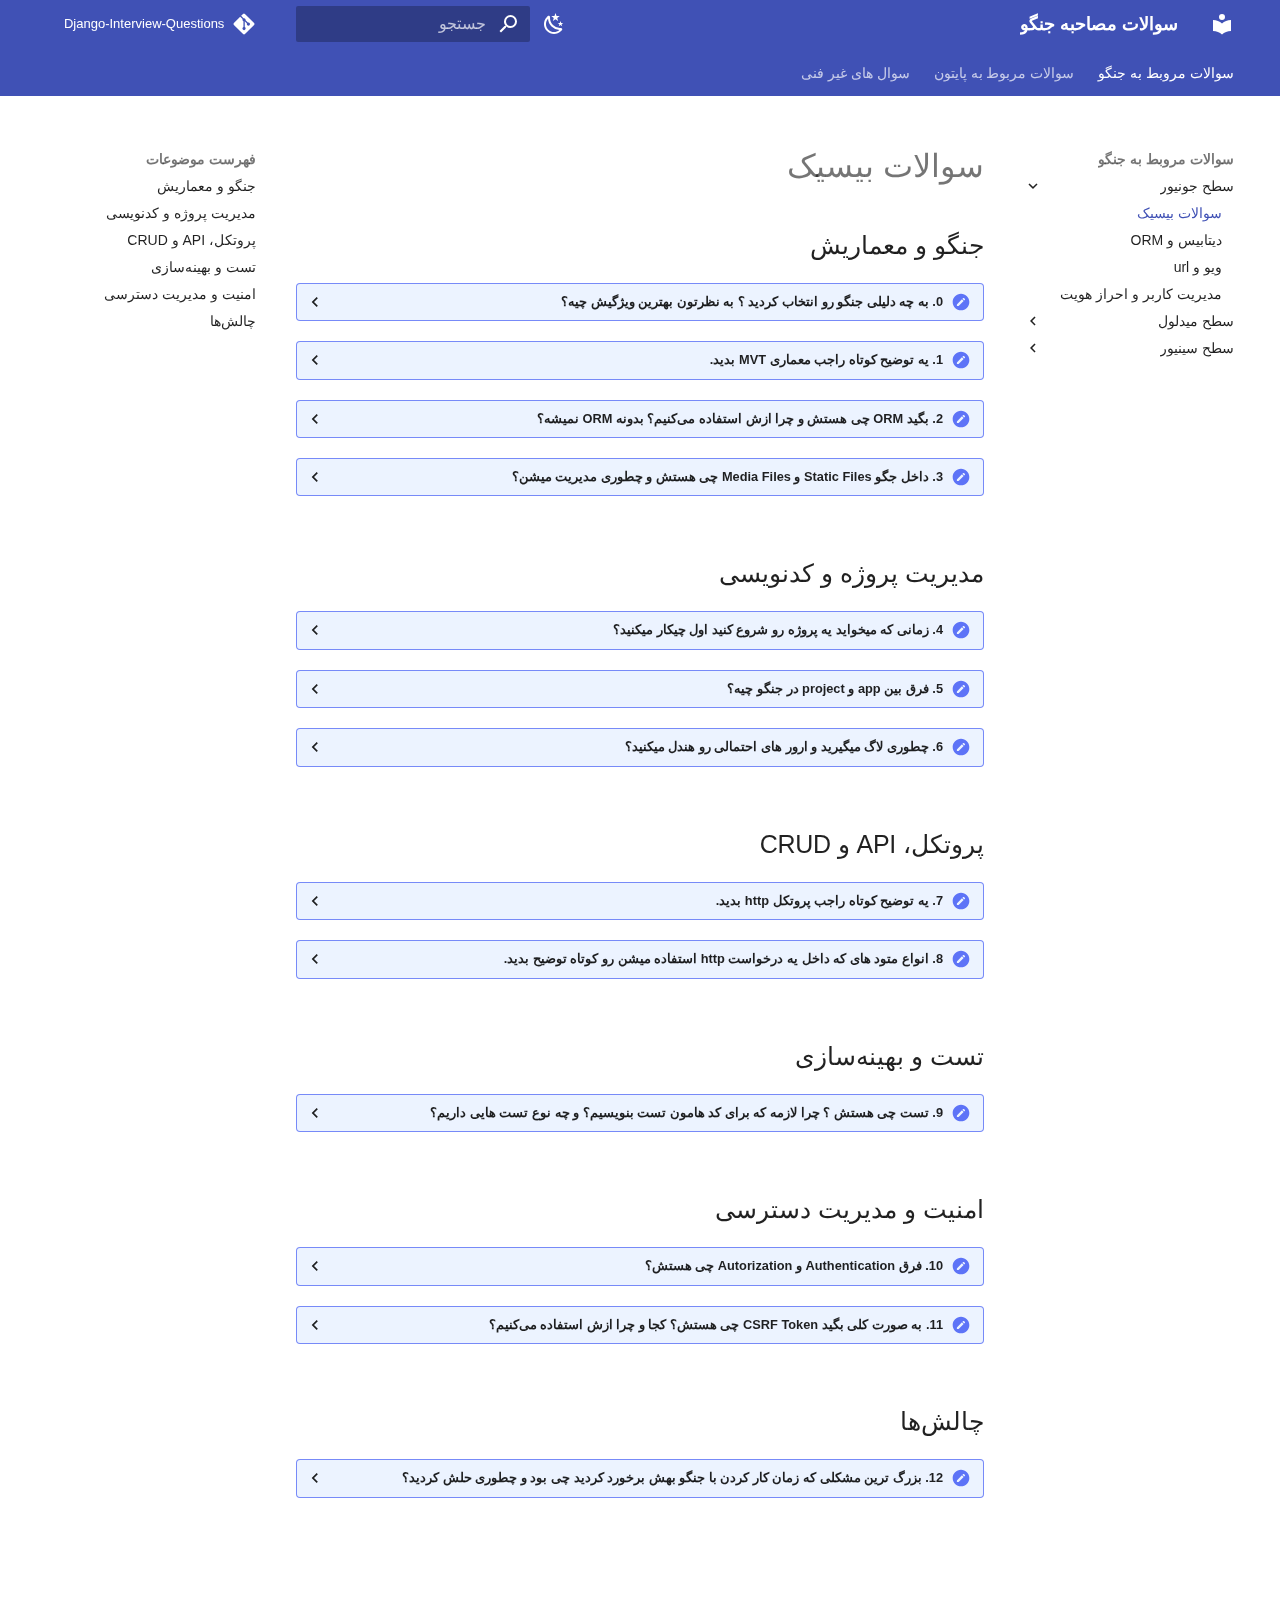
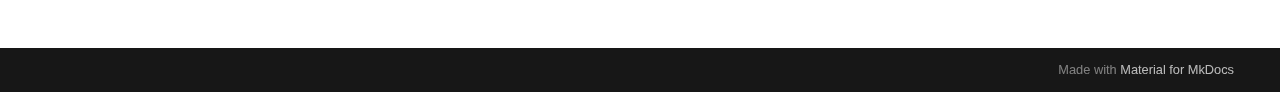
<file: questions/django/junior/base/index.html>
<!doctype html>
<html lang="fa" class="no-js">
  <head>
    
      <meta charset="utf-8">
      <meta name="viewport" content="width=device-width,initial-scale=1">
      
        <meta name="description" content="اینجا لیست سوالاتی که برای پوزیشن بک اند دولوپر جنگو و پایتون پرسیده میشه همراه با جوابش قرار میگیره.">
      
      
      
        <link rel="canonical" href="https://zankoan.github.io/django-interview-questions/questions/django/junior/base/">
      
      
      
        <link rel="next" href="../db/">
      
      
      <link rel="icon" href="../../../../assets/images/favicon.png">
      <meta name="generator" content="mkdocs-1.6.1, mkdocs-material-9.6.4">
    
    
      
        <title>سوالات بیسیک - سوالات مصاحبه جنگو</title>
      
    
    
      <link rel="stylesheet" href="../../../../assets/stylesheets/main.8608ea7d.min.css">
      
        
        <link rel="stylesheet" href="../../../../assets/stylesheets/palette.06af60db.min.css">
      
      


    
    
      
    
    
      
        
        
        <link rel="preconnect" href="https://fonts.gstatic.com" crossorigin>
        <link rel="stylesheet" href="https://fonts.googleapis.com/css?family=Vazir:300,300i,400,400i,700,700i%7CRoboto+Mono:400,400i,700,700i&display=fallback">
        <style>:root{--md-text-font:"Vazir";--md-code-font:"Roboto Mono"}</style>
      
    
    
      <link rel="stylesheet" href="../../../../css/extra.css">
    
    <script>__md_scope=new URL("../../../..",location),__md_hash=e=>[...e].reduce(((e,_)=>(e<<5)-e+_.charCodeAt(0)),0),__md_get=(e,_=localStorage,t=__md_scope)=>JSON.parse(_.getItem(t.pathname+"."+e)),__md_set=(e,_,t=localStorage,a=__md_scope)=>{try{t.setItem(a.pathname+"."+e,JSON.stringify(_))}catch(e){}}</script>
    
      

    
    
    
  </head>
  
  
    
    
      
    
    
    
    
    <body dir="rtl" data-md-color-scheme="default" data-md-color-primary="indigo" data-md-color-accent="indigo">
  
    
    <input class="md-toggle" data-md-toggle="drawer" type="checkbox" id="__drawer" autocomplete="off">
    <input class="md-toggle" data-md-toggle="search" type="checkbox" id="__search" autocomplete="off">
    <label class="md-overlay" for="__drawer"></label>
    <div data-md-component="skip">
      
        
        <a href="#_1" class="md-skip">
          پرش به محتویات
        </a>
      
    </div>
    <div data-md-component="announce">
      
    </div>
    
    
      

<header class="md-header" data-md-component="header">
  <nav class="md-header__inner md-grid" aria-label="سرتیتر">
    <a href="../../../.." title="سوالات مصاحبه جنگو" class="md-header__button md-logo" aria-label="سوالات مصاحبه جنگو" data-md-component="logo">
      
  
  <svg xmlns="http://www.w3.org/2000/svg" viewBox="0 0 24 24"><path d="M12 8a3 3 0 0 0 3-3 3 3 0 0 0-3-3 3 3 0 0 0-3 3 3 3 0 0 0 3 3m0 3.54C9.64 9.35 6.5 8 3 8v11c3.5 0 6.64 1.35 9 3.54 2.36-2.19 5.5-3.54 9-3.54V8c-3.5 0-6.64 1.35-9 3.54"/></svg>

    </a>
    <label class="md-header__button md-icon" for="__drawer">
      
      <svg xmlns="http://www.w3.org/2000/svg" viewBox="0 0 24 24"><path d="M3 6h18v2H3zm0 5h18v2H3zm0 5h18v2H3z"/></svg>
    </label>
    <div class="md-header__title" data-md-component="header-title">
      <div class="md-header__ellipsis">
        <div class="md-header__topic">
          <span class="md-ellipsis">
            سوالات مصاحبه جنگو
          </span>
        </div>
        <div class="md-header__topic" data-md-component="header-topic">
          <span class="md-ellipsis">
            
              سوالات بیسیک
            
          </span>
        </div>
      </div>
    </div>
    
      
        <form class="md-header__option" data-md-component="palette">
  
    
    
    
    <input class="md-option" data-md-color-media="(prefers-color-scheme: light)" data-md-color-scheme="default" data-md-color-primary="indigo" data-md-color-accent="indigo"  aria-label="Switch to dark mode"  type="radio" name="__palette" id="__palette_0">
    
      <label class="md-header__button md-icon" title="Switch to dark mode" for="__palette_1" hidden>
        <svg xmlns="http://www.w3.org/2000/svg" viewBox="0 0 24 24"><path d="m17.75 4.09-2.53 1.94.91 3.06-2.63-1.81-2.63 1.81.91-3.06-2.53-1.94L12.44 4l1.06-3 1.06 3zm3.5 6.91-1.64 1.25.59 1.98-1.7-1.17-1.7 1.17.59-1.98L15.75 11l2.06-.05L18.5 9l.69 1.95zm-2.28 4.95c.83-.08 1.72 1.1 1.19 1.85-.32.45-.66.87-1.08 1.27C15.17 23 8.84 23 4.94 19.07c-3.91-3.9-3.91-10.24 0-14.14.4-.4.82-.76 1.27-1.08.75-.53 1.93.36 1.85 1.19-.27 2.86.69 5.83 2.89 8.02a9.96 9.96 0 0 0 8.02 2.89m-1.64 2.02a12.08 12.08 0 0 1-7.8-3.47c-2.17-2.19-3.33-5-3.49-7.82-2.81 3.14-2.7 7.96.31 10.98 3.02 3.01 7.84 3.12 10.98.31"/></svg>
      </label>
    
  
    
    
    
    <input class="md-option" data-md-color-media="(prefers-color-scheme: dark)" data-md-color-scheme="slate" data-md-color-primary="blue-grey" data-md-color-accent="light-blue"  aria-label="Switch to light mode"  type="radio" name="__palette" id="__palette_1">
    
      <label class="md-header__button md-icon" title="Switch to light mode" for="__palette_0" hidden>
        <svg xmlns="http://www.w3.org/2000/svg" viewBox="0 0 24 24"><path d="M12 7a5 5 0 0 1 5 5 5 5 0 0 1-5 5 5 5 0 0 1-5-5 5 5 0 0 1 5-5m0 2a3 3 0 0 0-3 3 3 3 0 0 0 3 3 3 3 0 0 0 3-3 3 3 0 0 0-3-3m0-7 2.39 3.42C13.65 5.15 12.84 5 12 5s-1.65.15-2.39.42zM3.34 7l4.16-.35A7.2 7.2 0 0 0 5.94 8.5c-.44.74-.69 1.5-.83 2.29zm.02 10 1.76-3.77a7.131 7.131 0 0 0 2.38 4.14zM20.65 7l-1.77 3.79a7.02 7.02 0 0 0-2.38-4.15zm-.01 10-4.14.36c.59-.51 1.12-1.14 1.54-1.86.42-.73.69-1.5.83-2.29zM12 22l-2.41-3.44c.74.27 1.55.44 2.41.44.82 0 1.63-.17 2.37-.44z"/></svg>
      </label>
    
  
</form>
      
    
    
      <script>var palette=__md_get("__palette");if(palette&&palette.color){if("(prefers-color-scheme)"===palette.color.media){var media=matchMedia("(prefers-color-scheme: light)"),input=document.querySelector(media.matches?"[data-md-color-media='(prefers-color-scheme: light)']":"[data-md-color-media='(prefers-color-scheme: dark)']");palette.color.media=input.getAttribute("data-md-color-media"),palette.color.scheme=input.getAttribute("data-md-color-scheme"),palette.color.primary=input.getAttribute("data-md-color-primary"),palette.color.accent=input.getAttribute("data-md-color-accent")}for(var[key,value]of Object.entries(palette.color))document.body.setAttribute("data-md-color-"+key,value)}</script>
    
    
    
      <label class="md-header__button md-icon" for="__search">
        
        <svg xmlns="http://www.w3.org/2000/svg" viewBox="0 0 24 24"><path d="M9.5 3A6.5 6.5 0 0 1 16 9.5c0 1.61-.59 3.09-1.56 4.23l.27.27h.79l5 5-1.5 1.5-5-5v-.79l-.27-.27A6.52 6.52 0 0 1 9.5 16 6.5 6.5 0 0 1 3 9.5 6.5 6.5 0 0 1 9.5 3m0 2C7 5 5 7 5 9.5S7 14 9.5 14 14 12 14 9.5 12 5 9.5 5"/></svg>
      </label>
      <div class="md-search" data-md-component="search" role="dialog">
  <label class="md-search__overlay" for="__search"></label>
  <div class="md-search__inner" role="search">
    <form class="md-search__form" name="search">
      <input type="text" class="md-search__input" name="query" aria-label="جستجو" placeholder="جستجو" autocapitalize="off" autocorrect="off" autocomplete="off" spellcheck="false" data-md-component="search-query" required>
      <label class="md-search__icon md-icon" for="__search">
        
        <svg xmlns="http://www.w3.org/2000/svg" viewBox="0 0 24 24"><path d="M9.5 3A6.5 6.5 0 0 1 16 9.5c0 1.61-.59 3.09-1.56 4.23l.27.27h.79l5 5-1.5 1.5-5-5v-.79l-.27-.27A6.52 6.52 0 0 1 9.5 16 6.5 6.5 0 0 1 3 9.5 6.5 6.5 0 0 1 9.5 3m0 2C7 5 5 7 5 9.5S7 14 9.5 14 14 12 14 9.5 12 5 9.5 5"/></svg>
        
        <svg xmlns="http://www.w3.org/2000/svg" viewBox="0 0 24 24"><path d="M20 11v2H8l5.5 5.5-1.42 1.42L4.16 12l7.92-7.92L13.5 5.5 8 11z"/></svg>
      </label>
      <nav class="md-search__options" aria-label="جستجو">
        
          <a href="javascript:void(0)" class="md-search__icon md-icon" title="هم‌رسانی" aria-label="هم‌رسانی" data-clipboard data-clipboard-text="" data-md-component="search-share" tabindex="-1">
            
            <svg xmlns="http://www.w3.org/2000/svg" viewBox="0 0 24 24"><path d="M18 16.08c-.76 0-1.44.3-1.96.77L8.91 12.7c.05-.23.09-.46.09-.7s-.04-.47-.09-.7l7.05-4.11c.54.5 1.25.81 2.04.81a3 3 0 0 0 3-3 3 3 0 0 0-3-3 3 3 0 0 0-3 3c0 .24.04.47.09.7L8.04 9.81C7.5 9.31 6.79 9 6 9a3 3 0 0 0-3 3 3 3 0 0 0 3 3c.79 0 1.5-.31 2.04-.81l7.12 4.15c-.05.21-.08.43-.08.66 0 1.61 1.31 2.91 2.92 2.91s2.92-1.3 2.92-2.91A2.92 2.92 0 0 0 18 16.08"/></svg>
          </a>
        
        <button type="reset" class="md-search__icon md-icon" title="بازنشانی" aria-label="بازنشانی" tabindex="-1">
          
          <svg xmlns="http://www.w3.org/2000/svg" viewBox="0 0 24 24"><path d="M19 6.41 17.59 5 12 10.59 6.41 5 5 6.41 10.59 12 5 17.59 6.41 19 12 13.41 17.59 19 19 17.59 13.41 12z"/></svg>
        </button>
      </nav>
      
        <div class="md-search__suggest" data-md-component="search-suggest"></div>
      
    </form>
    <div class="md-search__output">
      <div class="md-search__scrollwrap" tabindex="0" data-md-scrollfix>
        <div class="md-search-result" data-md-component="search-result">
          <div class="md-search-result__meta">
            راه‌اندازی جستجو
          </div>
          <ol class="md-search-result__list" role="presentation"></ol>
        </div>
      </div>
    </div>
  </div>
</div>
    
    
      <div class="md-header__source">
        <a href="https://github.com/zankoAn/django-interview-questions/" title="رفتن به مخزن" class="md-source" data-md-component="source">
  <div class="md-source__icon md-icon">
    
    <svg xmlns="http://www.w3.org/2000/svg" viewBox="0 0 448 512"><!--! Font Awesome Free 6.7.2 by @fontawesome - https://fontawesome.com License - https://fontawesome.com/license/free (Icons: CC BY 4.0, Fonts: SIL OFL 1.1, Code: MIT License) Copyright 2024 Fonticons, Inc.--><path d="M439.55 236.05 244 40.45a28.87 28.87 0 0 0-40.81 0l-40.66 40.63 51.52 51.52c27.06-9.14 52.68 16.77 43.39 43.68l49.66 49.66c34.23-11.8 61.18 31 35.47 56.69-26.49 26.49-70.21-2.87-56-37.34L240.22 199v121.85c25.3 12.54 22.26 41.85 9.08 55a34.34 34.34 0 0 1-48.55 0c-17.57-17.6-11.07-46.91 11.25-56v-123c-20.8-8.51-24.6-30.74-18.64-45L142.57 101 8.45 235.14a28.86 28.86 0 0 0 0 40.81l195.61 195.6a28.86 28.86 0 0 0 40.8 0l194.69-194.69a28.86 28.86 0 0 0 0-40.81"/></svg>
  </div>
  <div class="md-source__repository">
    Django-Interview-Questions
  </div>
</a>
      </div>
    
  </nav>
  
</header>
    
    <div class="md-container" data-md-component="container">
      
      
        
          
            
<nav class="md-tabs" aria-label="زبانه‌ها" data-md-component="tabs">
  <div class="md-grid">
    <ul class="md-tabs__list">
      
        
  
  
    
  
  
    
    
      
  
  
    
  
  
    
    
      <li class="md-tabs__item md-tabs__item--active">
        <a href="./" class="md-tabs__link">
          
  
    
  
  سوالات مروبط به جنگو

        </a>
      </li>
    
  

    
  

      
        
  
  
  
    <li class="md-tabs__item">
      <a href="../../../../blog/posts/targets.md" class="md-tabs__link">
        
  
    
  
  سوالات مربوط به پایتون

      </a>
    </li>
  

      
        
  
  
  
    <li class="md-tabs__item">
      <a href="../../../../blog/posts/requirements.md" class="md-tabs__link">
        
  
    
  
  سوال های غیر فنی

      </a>
    </li>
  

      
    </ul>
  </div>
</nav>
          
        
      
      <main class="md-main" data-md-component="main">
        <div class="md-main__inner md-grid">
          
            
              
              <div class="md-sidebar md-sidebar--primary" data-md-component="sidebar" data-md-type="navigation" >
                <div class="md-sidebar__scrollwrap">
                  <div class="md-sidebar__inner">
                    


  


<nav class="md-nav md-nav--primary md-nav--lifted" aria-label="هدایت" data-md-level="0">
  <label class="md-nav__title" for="__drawer">
    <a href="../../../.." title="سوالات مصاحبه جنگو" class="md-nav__button md-logo" aria-label="سوالات مصاحبه جنگو" data-md-component="logo">
      
  
  <svg xmlns="http://www.w3.org/2000/svg" viewBox="0 0 24 24"><path d="M12 8a3 3 0 0 0 3-3 3 3 0 0 0-3-3 3 3 0 0 0-3 3 3 3 0 0 0 3 3m0 3.54C9.64 9.35 6.5 8 3 8v11c3.5 0 6.64 1.35 9 3.54 2.36-2.19 5.5-3.54 9-3.54V8c-3.5 0-6.64 1.35-9 3.54"/></svg>

    </a>
    سوالات مصاحبه جنگو
  </label>
  
    <div class="md-nav__source">
      <a href="https://github.com/zankoAn/django-interview-questions/" title="رفتن به مخزن" class="md-source" data-md-component="source">
  <div class="md-source__icon md-icon">
    
    <svg xmlns="http://www.w3.org/2000/svg" viewBox="0 0 448 512"><!--! Font Awesome Free 6.7.2 by @fontawesome - https://fontawesome.com License - https://fontawesome.com/license/free (Icons: CC BY 4.0, Fonts: SIL OFL 1.1, Code: MIT License) Copyright 2024 Fonticons, Inc.--><path d="M439.55 236.05 244 40.45a28.87 28.87 0 0 0-40.81 0l-40.66 40.63 51.52 51.52c27.06-9.14 52.68 16.77 43.39 43.68l49.66 49.66c34.23-11.8 61.18 31 35.47 56.69-26.49 26.49-70.21-2.87-56-37.34L240.22 199v121.85c25.3 12.54 22.26 41.85 9.08 55a34.34 34.34 0 0 1-48.55 0c-17.57-17.6-11.07-46.91 11.25-56v-123c-20.8-8.51-24.6-30.74-18.64-45L142.57 101 8.45 235.14a28.86 28.86 0 0 0 0 40.81l195.61 195.6a28.86 28.86 0 0 0 40.8 0l194.69-194.69a28.86 28.86 0 0 0 0-40.81"/></svg>
  </div>
  <div class="md-source__repository">
    Django-Interview-Questions
  </div>
</a>
    </div>
  
  <ul class="md-nav__list" data-md-scrollfix>
    
      
      
  
  
    
  
  
  
    
    
      
        
      
        
      
        
      
    
    
      
        
        
      
      
    
    
    <li class="md-nav__item md-nav__item--active md-nav__item--section md-nav__item--nested">
      
        
        
        <input class="md-nav__toggle md-toggle " type="checkbox" id="__nav_1" checked>
        
          
          <label class="md-nav__link" for="__nav_1" id="__nav_1_label" tabindex="">
            
  
  <span class="md-ellipsis">
    سوالات مروبط به جنگو
    
  </span>
  

            <span class="md-nav__icon md-icon"></span>
          </label>
        
        <nav class="md-nav" data-md-level="1" aria-labelledby="__nav_1_label" aria-expanded="true">
          <label class="md-nav__title" for="__nav_1">
            <span class="md-nav__icon md-icon"></span>
            سوالات مروبط به جنگو
          </label>
          <ul class="md-nav__list" data-md-scrollfix>
            
              
                
  
  
    
  
  
  
    
    
      
        
      
        
      
        
      
        
      
    
    
      
      
    
    
    <li class="md-nav__item md-nav__item--active md-nav__item--nested">
      
        
        
        <input class="md-nav__toggle md-toggle " type="checkbox" id="__nav_1_1" checked>
        
          
          <label class="md-nav__link" for="__nav_1_1" id="__nav_1_1_label" tabindex="0">
            
  
  <span class="md-ellipsis">
    سطح جونیور
    
  </span>
  

            <span class="md-nav__icon md-icon"></span>
          </label>
        
        <nav class="md-nav" data-md-level="2" aria-labelledby="__nav_1_1_label" aria-expanded="true">
          <label class="md-nav__title" for="__nav_1_1">
            <span class="md-nav__icon md-icon"></span>
            سطح جونیور
          </label>
          <ul class="md-nav__list" data-md-scrollfix>
            
              
                
  
  
    
  
  
  
    <li class="md-nav__item md-nav__item--active">
      
      <input class="md-nav__toggle md-toggle" type="checkbox" id="__toc">
      
      
      
        <label class="md-nav__link md-nav__link--active" for="__toc">
          
  
  <span class="md-ellipsis">
    سوالات بیسیک
    
  </span>
  

          <span class="md-nav__icon md-icon"></span>
        </label>
      
      <a href="./" class="md-nav__link md-nav__link--active">
        
  
  <span class="md-ellipsis">
    سوالات بیسیک
    
  </span>
  

      </a>
      
        

<nav class="md-nav md-nav--secondary" aria-label="فهرست موضوعات">
  
  
  
  
    <label class="md-nav__title" for="__toc">
      <span class="md-nav__icon md-icon"></span>
      فهرست موضوعات
    </label>
    <ul class="md-nav__list" data-md-component="toc" data-md-scrollfix>
      
        <li class="md-nav__item">
  <a href="#_1" class="md-nav__link">
    <span class="md-ellipsis">
      جنگو و معماریش
    </span>
  </a>
  
</li>
      
        <li class="md-nav__item">
  <a href="#_2" class="md-nav__link">
    <span class="md-ellipsis">
      مدیریت پروژه و کدنویسی
    </span>
  </a>
  
</li>
      
        <li class="md-nav__item">
  <a href="#api-crud" class="md-nav__link">
    <span class="md-ellipsis">
      پروتکل‌، API و CRUD
    </span>
  </a>
  
</li>
      
        <li class="md-nav__item">
  <a href="#_3" class="md-nav__link">
    <span class="md-ellipsis">
      تست و بهینه‌سازی
    </span>
  </a>
  
</li>
      
        <li class="md-nav__item">
  <a href="#_4" class="md-nav__link">
    <span class="md-ellipsis">
      امنیت و مدیریت دسترسی
    </span>
  </a>
  
</li>
      
        <li class="md-nav__item">
  <a href="#_5" class="md-nav__link">
    <span class="md-ellipsis">
      چالش‌ها
    </span>
  </a>
  
</li>
      
    </ul>
  
</nav>
      
    </li>
  

              
            
              
                
  
  
  
  
    <li class="md-nav__item">
      <a href="../db/" class="md-nav__link">
        
  
  <span class="md-ellipsis">
    دیتابیس و ORM
    
  </span>
  

      </a>
    </li>
  

              
            
              
                
  
  
  
  
    <li class="md-nav__item">
      <a href="../view.md" class="md-nav__link">
        
  
  <span class="md-ellipsis">
    ویو و url
    
  </span>
  

      </a>
    </li>
  

              
            
              
                
  
  
  
  
    <li class="md-nav__item">
      <a href="../auth.md" class="md-nav__link">
        
  
  <span class="md-ellipsis">
    مدیریت کاربر و احراز هویت
    
  </span>
  

      </a>
    </li>
  

              
            
          </ul>
        </nav>
      
    </li>
  

              
            
              
                
  
  
  
  
    
    
      
        
      
        
      
        
      
        
      
        
      
        
      
    
    
      
      
    
    
    <li class="md-nav__item md-nav__item--nested">
      
        
        
        <input class="md-nav__toggle md-toggle " type="checkbox" id="__nav_1_2" >
        
          
          <label class="md-nav__link" for="__nav_1_2" id="__nav_1_2_label" tabindex="0">
            
  
  <span class="md-ellipsis">
    سطح میدلول
    
  </span>
  

            <span class="md-nav__icon md-icon"></span>
          </label>
        
        <nav class="md-nav" data-md-level="2" aria-labelledby="__nav_1_2_label" aria-expanded="false">
          <label class="md-nav__title" for="__nav_1_2">
            <span class="md-nav__icon md-icon"></span>
            سطح میدلول
          </label>
          <ul class="md-nav__list" data-md-scrollfix>
            
              
                
  
  
  
  
    <li class="md-nav__item">
      <a href="../../mid-level/base/" class="md-nav__link">
        
  
  <span class="md-ellipsis">
    سوالات بیسیک
    
  </span>
  

      </a>
    </li>
  

              
            
              
                
  
  
  
  
    <li class="md-nav__item">
      <a href="../../mid-level/signals/" class="md-nav__link">
        
  
  <span class="md-ellipsis">
    سیگنال ها
    
  </span>
  

      </a>
    </li>
  

              
            
              
                
  
  
  
  
    <li class="md-nav__item">
      <a href="../../mid-level/dbl.md" class="md-nav__link">
        
  
  <span class="md-ellipsis">
    دیتابیس
    
  </span>
  

      </a>
    </li>
  

              
            
              
                
  
  
  
  
    <li class="md-nav__item">
      <a href="../../mid-level/api.md" class="md-nav__link">
        
  
  <span class="md-ellipsis">
    API
    
  </span>
  

      </a>
    </li>
  

              
            
              
                
  
  
  
  
    <li class="md-nav__item">
      <a href="../../mid-level/security.md" class="md-nav__link">
        
  
  <span class="md-ellipsis">
    امنیت
    
  </span>
  

      </a>
    </li>
  

              
            
              
                
  
  
  
  
    <li class="md-nav__item">
      <a href="../../mid-level/tools.md" class="md-nav__link">
        
  
  <span class="md-ellipsis">
    تکنولوژی ها
    
  </span>
  

      </a>
    </li>
  

              
            
          </ul>
        </nav>
      
    </li>
  

              
            
              
                
  
  
  
  
    
    
      
        
      
        
      
        
      
        
      
        
      
    
    
      
      
    
    
    <li class="md-nav__item md-nav__item--nested">
      
        
        
        <input class="md-nav__toggle md-toggle " type="checkbox" id="__nav_1_3" >
        
          
          <label class="md-nav__link" for="__nav_1_3" id="__nav_1_3_label" tabindex="0">
            
  
  <span class="md-ellipsis">
    سطح سینیور
    
  </span>
  

            <span class="md-nav__icon md-icon"></span>
          </label>
        
        <nav class="md-nav" data-md-level="2" aria-labelledby="__nav_1_3_label" aria-expanded="false">
          <label class="md-nav__title" for="__nav_1_3">
            <span class="md-nav__icon md-icon"></span>
            سطح سینیور
          </label>
          <ul class="md-nav__list" data-md-scrollfix>
            
              
                
  
  
  
  
    <li class="md-nav__item">
      <a href="../../senior/base/" class="md-nav__link">
        
  
  <span class="md-ellipsis">
    سوالات بیسیک
    
  </span>
  

      </a>
    </li>
  

              
            
              
                
  
  
  
  
    <li class="md-nav__item">
      <a href="../../senior/design.md" class="md-nav__link">
        
  
  <span class="md-ellipsis">
    دیزاین
    
  </span>
  

      </a>
    </li>
  

              
            
              
                
  
  
  
  
    <li class="md-nav__item">
      <a href="../../senior/db.md" class="md-nav__link">
        
  
  <span class="md-ellipsis">
    دیتابیس
    
  </span>
  

      </a>
    </li>
  

              
            
              
                
  
  
  
  
    <li class="md-nav__item">
      <a href="../../senior/api.md" class="md-nav__link">
        
  
  <span class="md-ellipsis">
    API
    
  </span>
  

      </a>
    </li>
  

              
            
              
                
  
  
  
  
    <li class="md-nav__item">
      <a href="../../senior/security.md" class="md-nav__link">
        
  
  <span class="md-ellipsis">
    امنیت
    
  </span>
  

      </a>
    </li>
  

              
            
          </ul>
        </nav>
      
    </li>
  

              
            
          </ul>
        </nav>
      
    </li>
  

    
      
      
  
  
  
  
    <li class="md-nav__item">
      <a href="../../../../blog/posts/targets.md" class="md-nav__link">
        
  
  <span class="md-ellipsis">
    سوالات مربوط به پایتون
    
  </span>
  

      </a>
    </li>
  

    
      
      
  
  
  
  
    <li class="md-nav__item">
      <a href="../../../../blog/posts/requirements.md" class="md-nav__link">
        
  
  <span class="md-ellipsis">
    سوال های غیر فنی
    
  </span>
  

      </a>
    </li>
  

    
  </ul>
</nav>
                  </div>
                </div>
              </div>
            
            
              
              <div class="md-sidebar md-sidebar--secondary" data-md-component="sidebar" data-md-type="toc" >
                <div class="md-sidebar__scrollwrap">
                  <div class="md-sidebar__inner">
                    

<nav class="md-nav md-nav--secondary" aria-label="فهرست موضوعات">
  
  
  
  
    <label class="md-nav__title" for="__toc">
      <span class="md-nav__icon md-icon"></span>
      فهرست موضوعات
    </label>
    <ul class="md-nav__list" data-md-component="toc" data-md-scrollfix>
      
        <li class="md-nav__item">
  <a href="#_1" class="md-nav__link">
    <span class="md-ellipsis">
      جنگو و معماریش
    </span>
  </a>
  
</li>
      
        <li class="md-nav__item">
  <a href="#_2" class="md-nav__link">
    <span class="md-ellipsis">
      مدیریت پروژه و کدنویسی
    </span>
  </a>
  
</li>
      
        <li class="md-nav__item">
  <a href="#api-crud" class="md-nav__link">
    <span class="md-ellipsis">
      پروتکل‌، API و CRUD
    </span>
  </a>
  
</li>
      
        <li class="md-nav__item">
  <a href="#_3" class="md-nav__link">
    <span class="md-ellipsis">
      تست و بهینه‌سازی
    </span>
  </a>
  
</li>
      
        <li class="md-nav__item">
  <a href="#_4" class="md-nav__link">
    <span class="md-ellipsis">
      امنیت و مدیریت دسترسی
    </span>
  </a>
  
</li>
      
        <li class="md-nav__item">
  <a href="#_5" class="md-nav__link">
    <span class="md-ellipsis">
      چالش‌ها
    </span>
  </a>
  
</li>
      
    </ul>
  
</nav>
                  </div>
                </div>
              </div>
            
          
          
            <div class="md-content" data-md-component="content">
              <article class="md-content__inner md-typeset">
                
                  


  
  


  <h1>سوالات بیسیک</h1>

<h2 id="_1">جنگو و معماریش</h2>
<details class="qbox">
<summary>0. به چه دلیلی جنگو رو انتخاب کردید ؟ به نظرتون بهترین ویژگیش چیه؟</summary>
<ol>
<li>میتونیم خیلی سریع پروژمون رو بیاریم بالا</li>
<li>بهمون ORM میده که خیلی راحت با دیتابیس کار بکنیم</li>
<li>برای مدیریت بهتر، بهمون یه پنل ادمین با کلی قابلیت میده</li>
<li>داکیومنت قوی و جامعه خوبی داره</li>
</ol>
</details>
<div class="break-line"></div>
<details class="qbox">
<summary>1. یه توضیح کوتاه راجب معماری MVT بدید.</summary>
<p>MVT(Model View Template) معماریی هستش که جنگو ازش پیروی میکنه و باعث می‌شه کد ما تمیز و قابل توسعه باشه، به ما اجازه میده قسمت های مختلف برنامه مون رو به صورت جدا مدیریت بکنیم:</p>
<ul>
<li>تو قسمت Model تعامل با دیتابیس و مدیریت دیتا رو انجام میدیم.</li>
<li>داخل View درخواست کاربر پردازش میشه، منطق برنامه اعمال میشه و داده ها به Template ارسال میشن.</li>
<li>قسمت Templateمربوط به نحوه نمایش دیتای در سمت فرانت اند به کاربر هستش.</li>
</ul>
</details>
<div class="break-line"></div>
<details class="qbox">
<summary>2. بگید ORM چی هستش و چرا ازش استفاده می‌کنیم؟ بدونه ORM نمیشه؟</summary>
<ul>
<li>ORM یه لایه هستش بین درایور دیتابیس، سینتکس sql و کاربر در سطح بالا تر.</li>
<li>بهمون کمک میکنه که راحت تر بتونیم با دیتابیس تعامل داشته باشیم.</li>
<li>باعث میشه کدمون مستقل از دیتابس خاصی باشه و بتونیم حد اقل موارد امنیتی رو هم داشته باشیم(  مثلا درگیر SQL injection و... نمی‌شیم)</li>
<li>بدونه ORM هم میشه و حتی میتونیم با raw کوئری ORM، کوئری های SQL بنویسیم.</li>
</ul>
</details>
<div class="break-line"></div>
<details class="qbox">
<summary>3. داخل جگو Static Files و Media Files چی هستش و چطوری مدیریت میشن؟</summary>
<p>دو نوع دسته بندی فایل هستش:</p>
<ul>
<li>
<p>Static Files: فایل هایی هستن که در لحظه اضافه و یا کم نمیشن و داخل دایرکتوری static ها قرار میگیرن، مثل:  لوگو، فایل های css, html ,js و...</p>
</li>
<li>
<p>Media Files: فایل هایی که توسط کاربر ممکنه هرزمانی اضافه بشن و ثابت نیستن، مثل: عکس محصول، فایل pdf رزومه، عکس پروفایل و...</p>
</li>
</ul>
<p>با توجه به اینکه داخل محیط پروداکشن باشه یا توسعه، مدیریت شون ممکنه مقداری متفاوت باشه، در محیط توسعه با تنظیمات مربوط به جنگو مدیریت میشن و در محیط پروداکشن تنظیمات وبسرور و collectstatic هم نیاز میشه.</p>
</details>
<div class="break-line section"></div>

<h2 id="_2">مدیریت پروژه و کدنویسی</h2>
<details class="qbox">
<summary>4. زمانی که میخواید یه پروژه رو شروع کنید اول چیکار میکنید؟</summary>
<p>اول سعی می‌کنیم نیاز مندی های پروژه رو بفهمیم و حتی اگر شد یه فلو چارت یا فیگما از برنامه مون داشته باشیم که بدونیم چه مراحلی باید طی بشه و تو هر مرحله چه دیتایی نیاز داریم و...</p>
</details>
<div class="break-line"></div>
<details class="qbox">
<summary>5. فرق بین app و project در جنگو چیه؟</summary>
<ul>
<li>
<p>App ها داخل جنگو بخش های مختلف یه پروژه هستن، هر اپ میتونه برای یه ویژگی خاص باشه و از بقیه app جدا بشه تا بعدا راحت تر مدیریت بشه(مثلا اپ کاربر، محصول، پرداخت و..). میتونیم از appی که ساختیم داخل پروژه های جنگویی دیگه هم ستفاده کنیم.</p>
</li>
<li>
<p>پروژه حالت کلی تر هستش، داخلش تنظیمات مروبط به پروژه فعلی، دیتابیس، url اصلی، appها و... قرار میگیره. داخل یه پروژه میتونیم چندین app داشته باشیم.</p>
</li>
</ul>
</details>
<div class="break-line"></div>
<details class="qbox">
<summary>6. چطوری لاگ میگیرید و ارور های احتمالی رو هندل میکنید؟</summary>
<ul>
<li>
<p>جنگو به شکل دیفالت بهمون یه Logger میده که میتونیم اون رو کانفیگ کنیم تا لاگ رو به شکل های مختلف داشته باشیم و حتی میتونیم handler های خودمون رو بنویسم تا خیلی انعطاف پذیر تر باشه .</p>
</li>
<li>
<p>برای هندل کردن ارور ها از بلاک try-except استفاده می‌کنیم تا اگر اروری بود اون رو بگیریم و بتونیم با توجه به نوع ارور به کاربر یا... ریسپانس بدیم.</p>
</li>
</ul>
</details>
<div class="break-line section"></div>

<h2 id="api-crud">پروتکل‌، API و CRUD</h2>
<details class="qbox">
<summary>7. یه توضیح کوتاه راجب پروتکل http بدید.</summary>
<p>یه پروتکل بدونه استیت هستش که برای انتقال دیتا بین کلاینت(مثل مروگر) و سرور تو وب استفاده میشه.</p>
</details>
<div class="break-line"></div>
<details class="qbox">
<summary>8. انواع متود های که داخل یه درخواست http استفاده میشن رو کوتاه توضیح بدید.</summary>
<p>چند متود مختلف برای ارسال و دریافت دیتا داریم که در شرایط مختلف میتونیم ازشون استفاده بکنیم، مثلا: </p>
<ul>
<li>
<p>GET: زمانی که بخوایم دیتایی رو از سرور بگیریم ازش استفاده میکینم.</p>
</li>
<li>
<p>DELETE: برای حذف کردن یه دیتا از سرور.</p>
</li>
<li>
<p>POST: برای ایجاد یه دیتای جدید داخل دیتابیس.</p>
</li>
<li>
<p>PUT: برای بروز رسانی یه قسمت کلی استفاده میشه، مثلا کل پروفایل..</p>
</li>
<li>
<p>PATCH: از این درخواست مثل PUT استفاده میکینم با این تفاوت که فقط بخش کوچیکی از دیتا رو اپدیت می‌کنیم( مثلا فقط username یا age و...).</p>
</li>
</ul>
</details>
<div class="break-line section"></div>

<h2 id="_3">تست و بهینه‌سازی</h2>
<details class="qbox">
<summary>9. تست چی هستش ؟ چرا لازمه که برای کد هامون تست بنویسیم؟ و چه نوع تست هایی داریم؟</summary>
<ul>
<li>
<p>تست درواقع همون چک کردن دستی برنامه هستش که همیشه انجام میدیم ولی اینجا با دقت بیشتر و به شکل کد مینویسم تا هر زمان بتونیم اتوماتیک قسمت های مختلف برنامه رو سریع تست کنیم.</p>
</li>
<li>
<p>تست بهمون کمک میکنه تا باگ‌ها رو زود پیدا کنیم، کد رو بهتر بفهمیم، و موقع تغییر فیچر مطمئن بشیم چیزی خراب نشده.</p>
</li>
<li>
<p>در سمت بک اند بیشتر Unit-Test و integration test استفاده میشه.</p>
</li>
</ul>
</details>
<div class="break-line section"></div>

<h2 id="_4">امنیت و مدیریت دسترسی</h2>
<details class="qbox">
<summary>10. فرق Authentication و Autorization چی هستش؟</summary>
<ul>
<li>
<p>پروسه ای که کاربر رو احراز هویت می‌کنیم، مثلا: میگیم یوزنیم و پسورده یا کد sms شده رو بفرست و... مربوط میشه به Authentication.</p>
</li>
<li>
<p>Authorization یعنی سطح دست رسی، مثلا یوزر فقط بتونه پروفایل خودش رو تغیر بده نه مال بقیه و... </p>
</li>
</ul>
</details>
<details class="qbox">
<summary>11. به صورت کلی بگید CSRF Token چی هستش؟ کجا و چرا ازش استفاده می‌کنیم؟</summary>
<p>در کل یه توکن رندم هست که توسط مدیلویر CSRF ایجاد می‌شه. این توکن داخل کوکی و فرم‌ها ست می‌شه تا از حملات CSRF جلوگیری کنه. 
وقتی درخواست‌های POST و حساس ارسال می‌شن، این توکن هم با درخواست ارسال میشه به بک اند و اونجا چک می‌شه، اگر مشکلی باشه درخواست رد میشه و کاربر ارور میگیره.</p>
</details>
<div class="break-line section"></div>

<h2 id="_5">چالش‌ها</h2>
<details class="qbox">
<summary>12. بزرگ ترین مشکلی که زمان کار کردن با جنگو بهش برخورد کردید چی بود و چطوری حلش کردید؟</summary>
</details>
<div class="break-line end"></div>












                
              </article>
            </div>
          
          
  <script>var tabs=__md_get("__tabs");if(Array.isArray(tabs))e:for(var set of document.querySelectorAll(".tabbed-set")){var labels=set.querySelector(".tabbed-labels");for(var tab of tabs)for(var label of labels.getElementsByTagName("label"))if(label.innerText.trim()===tab){var input=document.getElementById(label.htmlFor);input.checked=!0;continue e}}</script>

<script>var target=document.getElementById(location.hash.slice(1));target&&target.name&&(target.checked=target.name.startsWith("__tabbed_"))</script>
        </div>
        
          <button type="button" class="md-top md-icon" data-md-component="top" hidden>
  
  <svg xmlns="http://www.w3.org/2000/svg" viewBox="0 0 24 24"><path d="M13 20h-2V8l-5.5 5.5-1.42-1.42L12 4.16l7.92 7.92-1.42 1.42L13 8z"/></svg>
  برگشت به بالا
</button>
        
      </main>
      
        <footer class="md-footer">
  
  <div class="md-footer-meta md-typeset">
    <div class="md-footer-meta__inner md-grid">
      <div class="md-copyright">
  
  
    Made with
    <a href="https://squidfunk.github.io/mkdocs-material/" target="_blank" rel="noopener">
      Material for MkDocs
    </a>
  
</div>
      
    </div>
  </div>
</footer>
      
    </div>
    <div class="md-dialog" data-md-component="dialog">
      <div class="md-dialog__inner md-typeset"></div>
    </div>
    
    
    <script id="__config" type="application/json">{"base": "../../../..", "features": ["navigation.tabs", "navigation.top", "navigation.instant", "navigation.indexes", "toc.follow", "content.tabs.link", "search.share", "search.highlight", "search.suggest", "content.code.copy", "content.code.annotations"], "search": "../../../../assets/javascripts/workers/search.f8cc74c7.min.js", "translations": {"clipboard.copied": "\u06a9\u067e\u06cc \u0634\u062f", "clipboard.copy": "\u06a9\u067e\u06cc \u06a9\u0631\u062f\u0646", "search.result.more.one": "1 \u0645\u0648\u0631\u062f \u062f\u06cc\u06af\u0631 \u062f\u0631 \u0627\u06cc\u0646 \u0635\u0641\u062d\u0647", "search.result.more.other": "# \u0645\u0648\u0631\u062f \u062f\u06cc\u06af\u0631 \u062f\u0631 \u0627\u06cc\u0646 \u0635\u0641\u062d\u0647", "search.result.none": "\u0633\u0646\u062f\u06cc \u06cc\u0627\u0641\u062a \u0646\u0634\u062f", "search.result.one": "1 \u0633\u0646\u062f \u06cc\u0627\u0641\u062a \u0634\u062f", "search.result.other": "# \u0633\u0646\u062f \u06cc\u0627\u0641\u062a \u0634\u062f", "search.result.placeholder": "\u0628\u0631\u0627\u06cc \u0634\u0631\u0648\u0639 \u062c\u0633\u062a\u062c\u0648 \u062a\u0627\u06cc\u067e \u06a9\u0646\u06cc\u062f", "search.result.term.missing": "\u0645\u0648\u062c\u0648\u062f \u0646\u06cc\u0633\u062a", "select.version": "\u0627\u0646\u062a\u062e\u0627\u0628 \u0648\u06cc\u0631\u0627\u06cc\u0634"}}</script>
    
    
      <script src="../../../../assets/javascripts/bundle.f1b6f286.min.js"></script>
      
    
  </body>
</html>
</file>
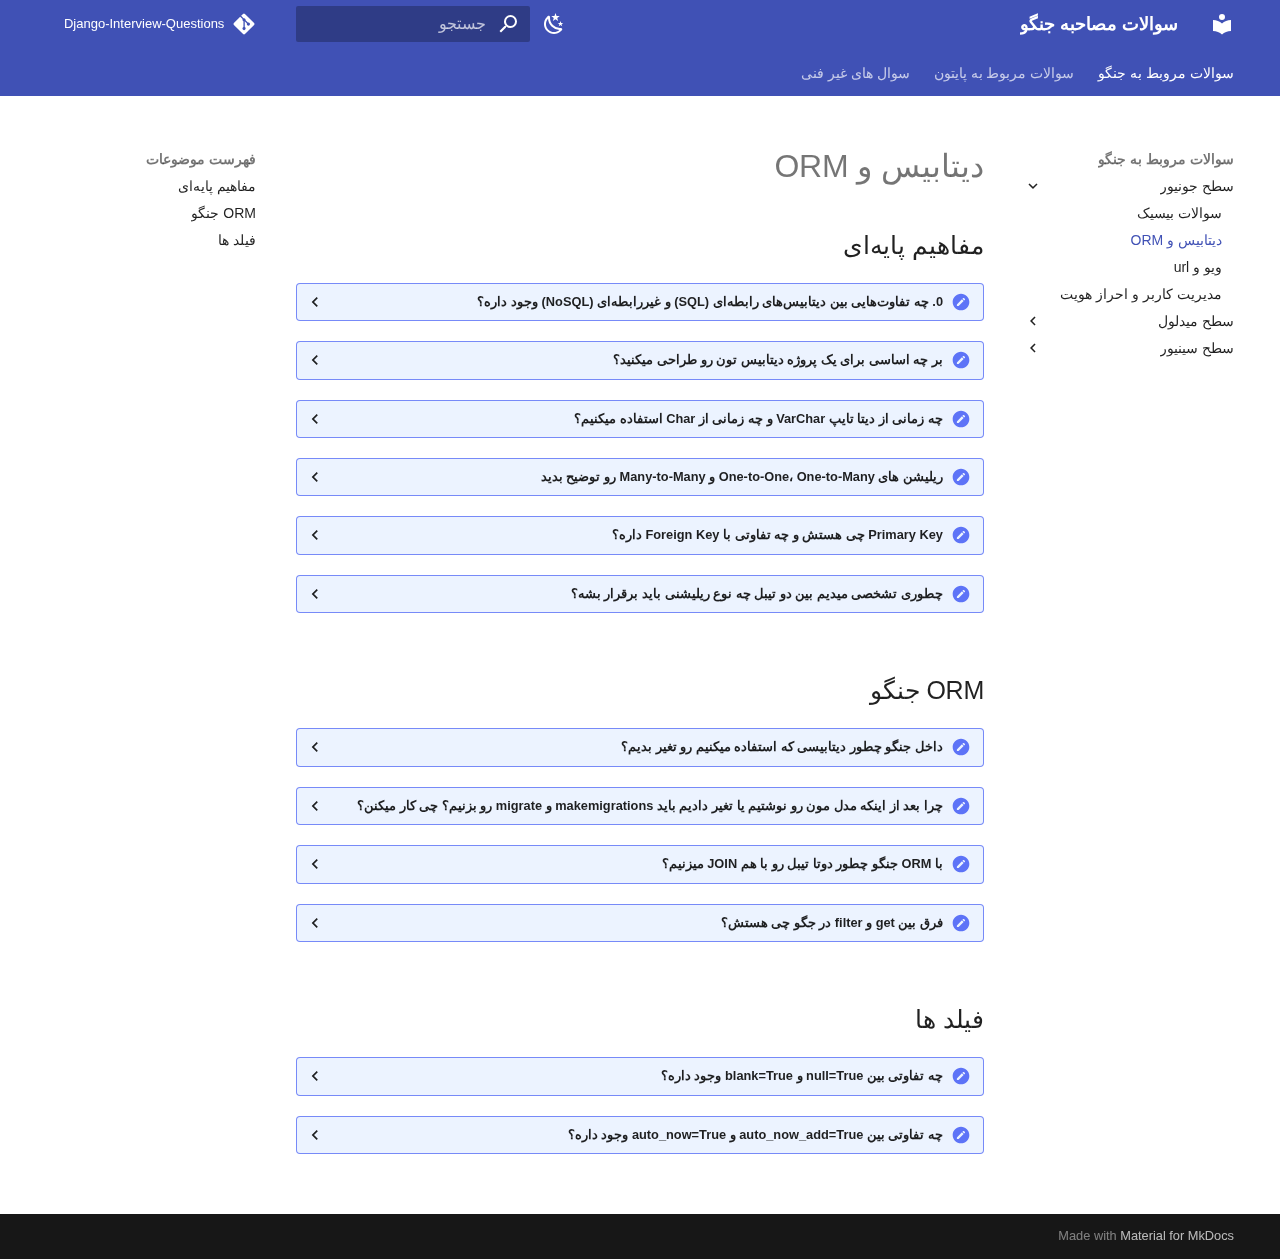
<file: questions/django/junior/db/index.html>
<!doctype html>
<html lang="fa" class="no-js">
  <head>
    
      <meta charset="utf-8">
      <meta name="viewport" content="width=device-width,initial-scale=1">
      
        <meta name="description" content="اینجا لیست سوالاتی که برای پوزیشن بک اند دولوپر جنگو و پایتون پرسیده میشه همراه با جوابش قرار میگیره.">
      
      
      
        <link rel="canonical" href="https://zankoan.github.io/django-interview-questions/questions/django/junior/db/">
      
      
        <link rel="prev" href="../base/">
      
      
        <link rel="next" href="../../mid-level/base/">
      
      
      <link rel="icon" href="../../../../assets/images/favicon.png">
      <meta name="generator" content="mkdocs-1.6.1, mkdocs-material-9.6.4">
    
    
      
        <title>دیتابیس و ORM - سوالات مصاحبه جنگو</title>
      
    
    
      <link rel="stylesheet" href="../../../../assets/stylesheets/main.8608ea7d.min.css">
      
        
        <link rel="stylesheet" href="../../../../assets/stylesheets/palette.06af60db.min.css">
      
      


    
    
      
    
    
      
        
        
        <link rel="preconnect" href="https://fonts.gstatic.com" crossorigin>
        <link rel="stylesheet" href="https://fonts.googleapis.com/css?family=Vazir:300,300i,400,400i,700,700i%7CRoboto+Mono:400,400i,700,700i&display=fallback">
        <style>:root{--md-text-font:"Vazir";--md-code-font:"Roboto Mono"}</style>
      
    
    
      <link rel="stylesheet" href="../../../../css/extra.css">
    
    <script>__md_scope=new URL("../../../..",location),__md_hash=e=>[...e].reduce(((e,_)=>(e<<5)-e+_.charCodeAt(0)),0),__md_get=(e,_=localStorage,t=__md_scope)=>JSON.parse(_.getItem(t.pathname+"."+e)),__md_set=(e,_,t=localStorage,a=__md_scope)=>{try{t.setItem(a.pathname+"."+e,JSON.stringify(_))}catch(e){}}</script>
    
      

    
    
    
  </head>
  
  
    
    
      
    
    
    
    
    <body dir="rtl" data-md-color-scheme="default" data-md-color-primary="indigo" data-md-color-accent="indigo">
  
    
    <input class="md-toggle" data-md-toggle="drawer" type="checkbox" id="__drawer" autocomplete="off">
    <input class="md-toggle" data-md-toggle="search" type="checkbox" id="__search" autocomplete="off">
    <label class="md-overlay" for="__drawer"></label>
    <div data-md-component="skip">
      
        
        <a href="#_1" class="md-skip">
          پرش به محتویات
        </a>
      
    </div>
    <div data-md-component="announce">
      
    </div>
    
    
      

<header class="md-header" data-md-component="header">
  <nav class="md-header__inner md-grid" aria-label="سرتیتر">
    <a href="../../../.." title="سوالات مصاحبه جنگو" class="md-header__button md-logo" aria-label="سوالات مصاحبه جنگو" data-md-component="logo">
      
  
  <svg xmlns="http://www.w3.org/2000/svg" viewBox="0 0 24 24"><path d="M12 8a3 3 0 0 0 3-3 3 3 0 0 0-3-3 3 3 0 0 0-3 3 3 3 0 0 0 3 3m0 3.54C9.64 9.35 6.5 8 3 8v11c3.5 0 6.64 1.35 9 3.54 2.36-2.19 5.5-3.54 9-3.54V8c-3.5 0-6.64 1.35-9 3.54"/></svg>

    </a>
    <label class="md-header__button md-icon" for="__drawer">
      
      <svg xmlns="http://www.w3.org/2000/svg" viewBox="0 0 24 24"><path d="M3 6h18v2H3zm0 5h18v2H3zm0 5h18v2H3z"/></svg>
    </label>
    <div class="md-header__title" data-md-component="header-title">
      <div class="md-header__ellipsis">
        <div class="md-header__topic">
          <span class="md-ellipsis">
            سوالات مصاحبه جنگو
          </span>
        </div>
        <div class="md-header__topic" data-md-component="header-topic">
          <span class="md-ellipsis">
            
              دیتابیس و ORM
            
          </span>
        </div>
      </div>
    </div>
    
      
        <form class="md-header__option" data-md-component="palette">
  
    
    
    
    <input class="md-option" data-md-color-media="(prefers-color-scheme: light)" data-md-color-scheme="default" data-md-color-primary="indigo" data-md-color-accent="indigo"  aria-label="Switch to dark mode"  type="radio" name="__palette" id="__palette_0">
    
      <label class="md-header__button md-icon" title="Switch to dark mode" for="__palette_1" hidden>
        <svg xmlns="http://www.w3.org/2000/svg" viewBox="0 0 24 24"><path d="m17.75 4.09-2.53 1.94.91 3.06-2.63-1.81-2.63 1.81.91-3.06-2.53-1.94L12.44 4l1.06-3 1.06 3zm3.5 6.91-1.64 1.25.59 1.98-1.7-1.17-1.7 1.17.59-1.98L15.75 11l2.06-.05L18.5 9l.69 1.95zm-2.28 4.95c.83-.08 1.72 1.1 1.19 1.85-.32.45-.66.87-1.08 1.27C15.17 23 8.84 23 4.94 19.07c-3.91-3.9-3.91-10.24 0-14.14.4-.4.82-.76 1.27-1.08.75-.53 1.93.36 1.85 1.19-.27 2.86.69 5.83 2.89 8.02a9.96 9.96 0 0 0 8.02 2.89m-1.64 2.02a12.08 12.08 0 0 1-7.8-3.47c-2.17-2.19-3.33-5-3.49-7.82-2.81 3.14-2.7 7.96.31 10.98 3.02 3.01 7.84 3.12 10.98.31"/></svg>
      </label>
    
  
    
    
    
    <input class="md-option" data-md-color-media="(prefers-color-scheme: dark)" data-md-color-scheme="slate" data-md-color-primary="blue-grey" data-md-color-accent="light-blue"  aria-label="Switch to light mode"  type="radio" name="__palette" id="__palette_1">
    
      <label class="md-header__button md-icon" title="Switch to light mode" for="__palette_0" hidden>
        <svg xmlns="http://www.w3.org/2000/svg" viewBox="0 0 24 24"><path d="M12 7a5 5 0 0 1 5 5 5 5 0 0 1-5 5 5 5 0 0 1-5-5 5 5 0 0 1 5-5m0 2a3 3 0 0 0-3 3 3 3 0 0 0 3 3 3 3 0 0 0 3-3 3 3 0 0 0-3-3m0-7 2.39 3.42C13.65 5.15 12.84 5 12 5s-1.65.15-2.39.42zM3.34 7l4.16-.35A7.2 7.2 0 0 0 5.94 8.5c-.44.74-.69 1.5-.83 2.29zm.02 10 1.76-3.77a7.131 7.131 0 0 0 2.38 4.14zM20.65 7l-1.77 3.79a7.02 7.02 0 0 0-2.38-4.15zm-.01 10-4.14.36c.59-.51 1.12-1.14 1.54-1.86.42-.73.69-1.5.83-2.29zM12 22l-2.41-3.44c.74.27 1.55.44 2.41.44.82 0 1.63-.17 2.37-.44z"/></svg>
      </label>
    
  
</form>
      
    
    
      <script>var palette=__md_get("__palette");if(palette&&palette.color){if("(prefers-color-scheme)"===palette.color.media){var media=matchMedia("(prefers-color-scheme: light)"),input=document.querySelector(media.matches?"[data-md-color-media='(prefers-color-scheme: light)']":"[data-md-color-media='(prefers-color-scheme: dark)']");palette.color.media=input.getAttribute("data-md-color-media"),palette.color.scheme=input.getAttribute("data-md-color-scheme"),palette.color.primary=input.getAttribute("data-md-color-primary"),palette.color.accent=input.getAttribute("data-md-color-accent")}for(var[key,value]of Object.entries(palette.color))document.body.setAttribute("data-md-color-"+key,value)}</script>
    
    
    
      <label class="md-header__button md-icon" for="__search">
        
        <svg xmlns="http://www.w3.org/2000/svg" viewBox="0 0 24 24"><path d="M9.5 3A6.5 6.5 0 0 1 16 9.5c0 1.61-.59 3.09-1.56 4.23l.27.27h.79l5 5-1.5 1.5-5-5v-.79l-.27-.27A6.52 6.52 0 0 1 9.5 16 6.5 6.5 0 0 1 3 9.5 6.5 6.5 0 0 1 9.5 3m0 2C7 5 5 7 5 9.5S7 14 9.5 14 14 12 14 9.5 12 5 9.5 5"/></svg>
      </label>
      <div class="md-search" data-md-component="search" role="dialog">
  <label class="md-search__overlay" for="__search"></label>
  <div class="md-search__inner" role="search">
    <form class="md-search__form" name="search">
      <input type="text" class="md-search__input" name="query" aria-label="جستجو" placeholder="جستجو" autocapitalize="off" autocorrect="off" autocomplete="off" spellcheck="false" data-md-component="search-query" required>
      <label class="md-search__icon md-icon" for="__search">
        
        <svg xmlns="http://www.w3.org/2000/svg" viewBox="0 0 24 24"><path d="M9.5 3A6.5 6.5 0 0 1 16 9.5c0 1.61-.59 3.09-1.56 4.23l.27.27h.79l5 5-1.5 1.5-5-5v-.79l-.27-.27A6.52 6.52 0 0 1 9.5 16 6.5 6.5 0 0 1 3 9.5 6.5 6.5 0 0 1 9.5 3m0 2C7 5 5 7 5 9.5S7 14 9.5 14 14 12 14 9.5 12 5 9.5 5"/></svg>
        
        <svg xmlns="http://www.w3.org/2000/svg" viewBox="0 0 24 24"><path d="M20 11v2H8l5.5 5.5-1.42 1.42L4.16 12l7.92-7.92L13.5 5.5 8 11z"/></svg>
      </label>
      <nav class="md-search__options" aria-label="جستجو">
        
          <a href="javascript:void(0)" class="md-search__icon md-icon" title="هم‌رسانی" aria-label="هم‌رسانی" data-clipboard data-clipboard-text="" data-md-component="search-share" tabindex="-1">
            
            <svg xmlns="http://www.w3.org/2000/svg" viewBox="0 0 24 24"><path d="M18 16.08c-.76 0-1.44.3-1.96.77L8.91 12.7c.05-.23.09-.46.09-.7s-.04-.47-.09-.7l7.05-4.11c.54.5 1.25.81 2.04.81a3 3 0 0 0 3-3 3 3 0 0 0-3-3 3 3 0 0 0-3 3c0 .24.04.47.09.7L8.04 9.81C7.5 9.31 6.79 9 6 9a3 3 0 0 0-3 3 3 3 0 0 0 3 3c.79 0 1.5-.31 2.04-.81l7.12 4.15c-.05.21-.08.43-.08.66 0 1.61 1.31 2.91 2.92 2.91s2.92-1.3 2.92-2.91A2.92 2.92 0 0 0 18 16.08"/></svg>
          </a>
        
        <button type="reset" class="md-search__icon md-icon" title="بازنشانی" aria-label="بازنشانی" tabindex="-1">
          
          <svg xmlns="http://www.w3.org/2000/svg" viewBox="0 0 24 24"><path d="M19 6.41 17.59 5 12 10.59 6.41 5 5 6.41 10.59 12 5 17.59 6.41 19 12 13.41 17.59 19 19 17.59 13.41 12z"/></svg>
        </button>
      </nav>
      
        <div class="md-search__suggest" data-md-component="search-suggest"></div>
      
    </form>
    <div class="md-search__output">
      <div class="md-search__scrollwrap" tabindex="0" data-md-scrollfix>
        <div class="md-search-result" data-md-component="search-result">
          <div class="md-search-result__meta">
            راه‌اندازی جستجو
          </div>
          <ol class="md-search-result__list" role="presentation"></ol>
        </div>
      </div>
    </div>
  </div>
</div>
    
    
      <div class="md-header__source">
        <a href="https://github.com/zankoAn/django-interview-questions/" title="رفتن به مخزن" class="md-source" data-md-component="source">
  <div class="md-source__icon md-icon">
    
    <svg xmlns="http://www.w3.org/2000/svg" viewBox="0 0 448 512"><!--! Font Awesome Free 6.7.2 by @fontawesome - https://fontawesome.com License - https://fontawesome.com/license/free (Icons: CC BY 4.0, Fonts: SIL OFL 1.1, Code: MIT License) Copyright 2024 Fonticons, Inc.--><path d="M439.55 236.05 244 40.45a28.87 28.87 0 0 0-40.81 0l-40.66 40.63 51.52 51.52c27.06-9.14 52.68 16.77 43.39 43.68l49.66 49.66c34.23-11.8 61.18 31 35.47 56.69-26.49 26.49-70.21-2.87-56-37.34L240.22 199v121.85c25.3 12.54 22.26 41.85 9.08 55a34.34 34.34 0 0 1-48.55 0c-17.57-17.6-11.07-46.91 11.25-56v-123c-20.8-8.51-24.6-30.74-18.64-45L142.57 101 8.45 235.14a28.86 28.86 0 0 0 0 40.81l195.61 195.6a28.86 28.86 0 0 0 40.8 0l194.69-194.69a28.86 28.86 0 0 0 0-40.81"/></svg>
  </div>
  <div class="md-source__repository">
    Django-Interview-Questions
  </div>
</a>
      </div>
    
  </nav>
  
</header>
    
    <div class="md-container" data-md-component="container">
      
      
        
          
            
<nav class="md-tabs" aria-label="زبانه‌ها" data-md-component="tabs">
  <div class="md-grid">
    <ul class="md-tabs__list">
      
        
  
  
    
  
  
    
    
      
  
  
    
  
  
    
    
      <li class="md-tabs__item md-tabs__item--active">
        <a href="../base/" class="md-tabs__link">
          
  
    
  
  سوالات مروبط به جنگو

        </a>
      </li>
    
  

    
  

      
        
  
  
  
    <li class="md-tabs__item">
      <a href="../../../../blog/posts/targets.md" class="md-tabs__link">
        
  
    
  
  سوالات مربوط به پایتون

      </a>
    </li>
  

      
        
  
  
  
    <li class="md-tabs__item">
      <a href="../../../../blog/posts/requirements.md" class="md-tabs__link">
        
  
    
  
  سوال های غیر فنی

      </a>
    </li>
  

      
    </ul>
  </div>
</nav>
          
        
      
      <main class="md-main" data-md-component="main">
        <div class="md-main__inner md-grid">
          
            
              
              <div class="md-sidebar md-sidebar--primary" data-md-component="sidebar" data-md-type="navigation" >
                <div class="md-sidebar__scrollwrap">
                  <div class="md-sidebar__inner">
                    


  


<nav class="md-nav md-nav--primary md-nav--lifted" aria-label="هدایت" data-md-level="0">
  <label class="md-nav__title" for="__drawer">
    <a href="../../../.." title="سوالات مصاحبه جنگو" class="md-nav__button md-logo" aria-label="سوالات مصاحبه جنگو" data-md-component="logo">
      
  
  <svg xmlns="http://www.w3.org/2000/svg" viewBox="0 0 24 24"><path d="M12 8a3 3 0 0 0 3-3 3 3 0 0 0-3-3 3 3 0 0 0-3 3 3 3 0 0 0 3 3m0 3.54C9.64 9.35 6.5 8 3 8v11c3.5 0 6.64 1.35 9 3.54 2.36-2.19 5.5-3.54 9-3.54V8c-3.5 0-6.64 1.35-9 3.54"/></svg>

    </a>
    سوالات مصاحبه جنگو
  </label>
  
    <div class="md-nav__source">
      <a href="https://github.com/zankoAn/django-interview-questions/" title="رفتن به مخزن" class="md-source" data-md-component="source">
  <div class="md-source__icon md-icon">
    
    <svg xmlns="http://www.w3.org/2000/svg" viewBox="0 0 448 512"><!--! Font Awesome Free 6.7.2 by @fontawesome - https://fontawesome.com License - https://fontawesome.com/license/free (Icons: CC BY 4.0, Fonts: SIL OFL 1.1, Code: MIT License) Copyright 2024 Fonticons, Inc.--><path d="M439.55 236.05 244 40.45a28.87 28.87 0 0 0-40.81 0l-40.66 40.63 51.52 51.52c27.06-9.14 52.68 16.77 43.39 43.68l49.66 49.66c34.23-11.8 61.18 31 35.47 56.69-26.49 26.49-70.21-2.87-56-37.34L240.22 199v121.85c25.3 12.54 22.26 41.85 9.08 55a34.34 34.34 0 0 1-48.55 0c-17.57-17.6-11.07-46.91 11.25-56v-123c-20.8-8.51-24.6-30.74-18.64-45L142.57 101 8.45 235.14a28.86 28.86 0 0 0 0 40.81l195.61 195.6a28.86 28.86 0 0 0 40.8 0l194.69-194.69a28.86 28.86 0 0 0 0-40.81"/></svg>
  </div>
  <div class="md-source__repository">
    Django-Interview-Questions
  </div>
</a>
    </div>
  
  <ul class="md-nav__list" data-md-scrollfix>
    
      
      
  
  
    
  
  
  
    
    
      
        
      
        
      
        
      
    
    
      
        
        
      
      
    
    
    <li class="md-nav__item md-nav__item--active md-nav__item--section md-nav__item--nested">
      
        
        
        <input class="md-nav__toggle md-toggle " type="checkbox" id="__nav_1" checked>
        
          
          <label class="md-nav__link" for="__nav_1" id="__nav_1_label" tabindex="">
            
  
  <span class="md-ellipsis">
    سوالات مروبط به جنگو
    
  </span>
  

            <span class="md-nav__icon md-icon"></span>
          </label>
        
        <nav class="md-nav" data-md-level="1" aria-labelledby="__nav_1_label" aria-expanded="true">
          <label class="md-nav__title" for="__nav_1">
            <span class="md-nav__icon md-icon"></span>
            سوالات مروبط به جنگو
          </label>
          <ul class="md-nav__list" data-md-scrollfix>
            
              
                
  
  
    
  
  
  
    
    
      
        
      
        
      
        
      
        
      
    
    
      
      
    
    
    <li class="md-nav__item md-nav__item--active md-nav__item--nested">
      
        
        
        <input class="md-nav__toggle md-toggle " type="checkbox" id="__nav_1_1" checked>
        
          
          <label class="md-nav__link" for="__nav_1_1" id="__nav_1_1_label" tabindex="0">
            
  
  <span class="md-ellipsis">
    سطح جونیور
    
  </span>
  

            <span class="md-nav__icon md-icon"></span>
          </label>
        
        <nav class="md-nav" data-md-level="2" aria-labelledby="__nav_1_1_label" aria-expanded="true">
          <label class="md-nav__title" for="__nav_1_1">
            <span class="md-nav__icon md-icon"></span>
            سطح جونیور
          </label>
          <ul class="md-nav__list" data-md-scrollfix>
            
              
                
  
  
  
  
    <li class="md-nav__item">
      <a href="../base/" class="md-nav__link">
        
  
  <span class="md-ellipsis">
    سوالات بیسیک
    
  </span>
  

      </a>
    </li>
  

              
            
              
                
  
  
    
  
  
  
    <li class="md-nav__item md-nav__item--active">
      
      <input class="md-nav__toggle md-toggle" type="checkbox" id="__toc">
      
      
      
        <label class="md-nav__link md-nav__link--active" for="__toc">
          
  
  <span class="md-ellipsis">
    دیتابیس و ORM
    
  </span>
  

          <span class="md-nav__icon md-icon"></span>
        </label>
      
      <a href="./" class="md-nav__link md-nav__link--active">
        
  
  <span class="md-ellipsis">
    دیتابیس و ORM
    
  </span>
  

      </a>
      
        

<nav class="md-nav md-nav--secondary" aria-label="فهرست موضوعات">
  
  
  
  
    <label class="md-nav__title" for="__toc">
      <span class="md-nav__icon md-icon"></span>
      فهرست موضوعات
    </label>
    <ul class="md-nav__list" data-md-component="toc" data-md-scrollfix>
      
        <li class="md-nav__item">
  <a href="#_1" class="md-nav__link">
    <span class="md-ellipsis">
      مفاهیم پایه‌ای
    </span>
  </a>
  
</li>
      
        <li class="md-nav__item">
  <a href="#orm" class="md-nav__link">
    <span class="md-ellipsis">
      ORM جنگو
    </span>
  </a>
  
</li>
      
        <li class="md-nav__item">
  <a href="#_2" class="md-nav__link">
    <span class="md-ellipsis">
      فیلد ها
    </span>
  </a>
  
</li>
      
    </ul>
  
</nav>
      
    </li>
  

              
            
              
                
  
  
  
  
    <li class="md-nav__item">
      <a href="../view.md" class="md-nav__link">
        
  
  <span class="md-ellipsis">
    ویو و url
    
  </span>
  

      </a>
    </li>
  

              
            
              
                
  
  
  
  
    <li class="md-nav__item">
      <a href="../auth.md" class="md-nav__link">
        
  
  <span class="md-ellipsis">
    مدیریت کاربر و احراز هویت
    
  </span>
  

      </a>
    </li>
  

              
            
          </ul>
        </nav>
      
    </li>
  

              
            
              
                
  
  
  
  
    
    
      
        
      
        
      
        
      
        
      
        
      
        
      
    
    
      
      
    
    
    <li class="md-nav__item md-nav__item--nested">
      
        
        
        <input class="md-nav__toggle md-toggle " type="checkbox" id="__nav_1_2" >
        
          
          <label class="md-nav__link" for="__nav_1_2" id="__nav_1_2_label" tabindex="0">
            
  
  <span class="md-ellipsis">
    سطح میدلول
    
  </span>
  

            <span class="md-nav__icon md-icon"></span>
          </label>
        
        <nav class="md-nav" data-md-level="2" aria-labelledby="__nav_1_2_label" aria-expanded="false">
          <label class="md-nav__title" for="__nav_1_2">
            <span class="md-nav__icon md-icon"></span>
            سطح میدلول
          </label>
          <ul class="md-nav__list" data-md-scrollfix>
            
              
                
  
  
  
  
    <li class="md-nav__item">
      <a href="../../mid-level/base/" class="md-nav__link">
        
  
  <span class="md-ellipsis">
    سوالات بیسیک
    
  </span>
  

      </a>
    </li>
  

              
            
              
                
  
  
  
  
    <li class="md-nav__item">
      <a href="../../mid-level/signals/" class="md-nav__link">
        
  
  <span class="md-ellipsis">
    سیگنال ها
    
  </span>
  

      </a>
    </li>
  

              
            
              
                
  
  
  
  
    <li class="md-nav__item">
      <a href="../../mid-level/dbl.md" class="md-nav__link">
        
  
  <span class="md-ellipsis">
    دیتابیس
    
  </span>
  

      </a>
    </li>
  

              
            
              
                
  
  
  
  
    <li class="md-nav__item">
      <a href="../../mid-level/api.md" class="md-nav__link">
        
  
  <span class="md-ellipsis">
    API
    
  </span>
  

      </a>
    </li>
  

              
            
              
                
  
  
  
  
    <li class="md-nav__item">
      <a href="../../mid-level/security.md" class="md-nav__link">
        
  
  <span class="md-ellipsis">
    امنیت
    
  </span>
  

      </a>
    </li>
  

              
            
              
                
  
  
  
  
    <li class="md-nav__item">
      <a href="../../mid-level/tools.md" class="md-nav__link">
        
  
  <span class="md-ellipsis">
    تکنولوژی ها
    
  </span>
  

      </a>
    </li>
  

              
            
          </ul>
        </nav>
      
    </li>
  

              
            
              
                
  
  
  
  
    
    
      
        
      
        
      
        
      
        
      
        
      
    
    
      
      
    
    
    <li class="md-nav__item md-nav__item--nested">
      
        
        
        <input class="md-nav__toggle md-toggle " type="checkbox" id="__nav_1_3" >
        
          
          <label class="md-nav__link" for="__nav_1_3" id="__nav_1_3_label" tabindex="0">
            
  
  <span class="md-ellipsis">
    سطح سینیور
    
  </span>
  

            <span class="md-nav__icon md-icon"></span>
          </label>
        
        <nav class="md-nav" data-md-level="2" aria-labelledby="__nav_1_3_label" aria-expanded="false">
          <label class="md-nav__title" for="__nav_1_3">
            <span class="md-nav__icon md-icon"></span>
            سطح سینیور
          </label>
          <ul class="md-nav__list" data-md-scrollfix>
            
              
                
  
  
  
  
    <li class="md-nav__item">
      <a href="../../senior/base/" class="md-nav__link">
        
  
  <span class="md-ellipsis">
    سوالات بیسیک
    
  </span>
  

      </a>
    </li>
  

              
            
              
                
  
  
  
  
    <li class="md-nav__item">
      <a href="../../senior/design.md" class="md-nav__link">
        
  
  <span class="md-ellipsis">
    دیزاین
    
  </span>
  

      </a>
    </li>
  

              
            
              
                
  
  
  
  
    <li class="md-nav__item">
      <a href="../../senior/db.md" class="md-nav__link">
        
  
  <span class="md-ellipsis">
    دیتابیس
    
  </span>
  

      </a>
    </li>
  

              
            
              
                
  
  
  
  
    <li class="md-nav__item">
      <a href="../../senior/api.md" class="md-nav__link">
        
  
  <span class="md-ellipsis">
    API
    
  </span>
  

      </a>
    </li>
  

              
            
              
                
  
  
  
  
    <li class="md-nav__item">
      <a href="../../senior/security.md" class="md-nav__link">
        
  
  <span class="md-ellipsis">
    امنیت
    
  </span>
  

      </a>
    </li>
  

              
            
          </ul>
        </nav>
      
    </li>
  

              
            
          </ul>
        </nav>
      
    </li>
  

    
      
      
  
  
  
  
    <li class="md-nav__item">
      <a href="../../../../blog/posts/targets.md" class="md-nav__link">
        
  
  <span class="md-ellipsis">
    سوالات مربوط به پایتون
    
  </span>
  

      </a>
    </li>
  

    
      
      
  
  
  
  
    <li class="md-nav__item">
      <a href="../../../../blog/posts/requirements.md" class="md-nav__link">
        
  
  <span class="md-ellipsis">
    سوال های غیر فنی
    
  </span>
  

      </a>
    </li>
  

    
  </ul>
</nav>
                  </div>
                </div>
              </div>
            
            
              
              <div class="md-sidebar md-sidebar--secondary" data-md-component="sidebar" data-md-type="toc" >
                <div class="md-sidebar__scrollwrap">
                  <div class="md-sidebar__inner">
                    

<nav class="md-nav md-nav--secondary" aria-label="فهرست موضوعات">
  
  
  
  
    <label class="md-nav__title" for="__toc">
      <span class="md-nav__icon md-icon"></span>
      فهرست موضوعات
    </label>
    <ul class="md-nav__list" data-md-component="toc" data-md-scrollfix>
      
        <li class="md-nav__item">
  <a href="#_1" class="md-nav__link">
    <span class="md-ellipsis">
      مفاهیم پایه‌ای
    </span>
  </a>
  
</li>
      
        <li class="md-nav__item">
  <a href="#orm" class="md-nav__link">
    <span class="md-ellipsis">
      ORM جنگو
    </span>
  </a>
  
</li>
      
        <li class="md-nav__item">
  <a href="#_2" class="md-nav__link">
    <span class="md-ellipsis">
      فیلد ها
    </span>
  </a>
  
</li>
      
    </ul>
  
</nav>
                  </div>
                </div>
              </div>
            
          
          
            <div class="md-content" data-md-component="content">
              <article class="md-content__inner md-typeset">
                
                  


  
  


  <h1>دیتابیس و ORM</h1>

<h2 id="_1">مفاهیم پایه‌ای</h2>
<details class="qbox">
<summary>0. چه تفاوت‌هایی بین دیتابیس‌های رابطه‌ای (SQL) و غیررابطه‌ای (NoSQL) وجود داره؟</summary>
</details>
<div class="break-line"></div>
<details class="qbox">
<summary>بر چه اساسی برای یک پروژه دیتابیس تون رو طراحی میکنید؟</summary>
</details>
<div class="break-line"></div>
<details class="qbox">
<summary>چه زمانی از دیتا تایپ VarChar و چه زمانی از Char استفاده میکنیم؟</summary>
</details>
<div class="break-line"></div>
<details class="qbox">
<summary>ریلیشن های One-to-One، One-to-Many و Many-to-Many رو توضیح بدید</summary>
</details>
<div class="break-line"></div>
<details class="qbox">
<summary>Primary Key چی هستش و چه تفاوتی با Foreign Key داره؟</summary>
</details>
<div class="break-line"></div>
<details class="qbox">
<summary>چطوری تشخصی میدیم بین دو تیبل چه نوع ریلیشنی باید برقرار بشه؟</summary>
</details>
<div class="break-line section"></div>

<h2 id="orm">ORM جنگو</h2>
<details class="qbox">
<summary>داخل جنگو چطور دیتابیسی که استفاده میکنیم رو تغیر بدیم؟</summary>
</details>
<div class="break-line"></div>
<details class="qbox">
<summary>چرا بعد از اینکه مدل مون رو نوشتیم یا تغیر دادیم باید makemigrations و migrate  رو بزنیم؟ چی کار میکنن؟</summary>
</details>
<div class="break-line"></div>
<details class="qbox">
<summary>با ORM جنگو چطور دوتا تیبل رو با هم JOIN میزنیم؟</summary>
</details>
<div class="break-line"></div>
<details class="qbox">
<summary>فرق بین get و filter در جگو چی هستش؟</summary>
</details>
<div class="break-line section"></div>

<h2 id="_2">فیلد ها</h2>
<details class="qbox">
<summary>چه تفاوتی بین null=True و blank=True وجود داره؟</summary>
</details>
<div class="break-line"></div>
<details class="qbox">
<summary>چه تفاوتی بین auto_now_add=True و auto_now=True وجود داره؟</summary>
</details>
<div class="break-line section"></div>
<div class="break-line section"></div>
<div class="break-line section"></div>
<div class="break-line section"></div>
<div class="break-line section"></div>
<div class="break-line section"></div>












                
              </article>
            </div>
          
          
  <script>var tabs=__md_get("__tabs");if(Array.isArray(tabs))e:for(var set of document.querySelectorAll(".tabbed-set")){var labels=set.querySelector(".tabbed-labels");for(var tab of tabs)for(var label of labels.getElementsByTagName("label"))if(label.innerText.trim()===tab){var input=document.getElementById(label.htmlFor);input.checked=!0;continue e}}</script>

<script>var target=document.getElementById(location.hash.slice(1));target&&target.name&&(target.checked=target.name.startsWith("__tabbed_"))</script>
        </div>
        
          <button type="button" class="md-top md-icon" data-md-component="top" hidden>
  
  <svg xmlns="http://www.w3.org/2000/svg" viewBox="0 0 24 24"><path d="M13 20h-2V8l-5.5 5.5-1.42-1.42L12 4.16l7.92 7.92-1.42 1.42L13 8z"/></svg>
  برگشت به بالا
</button>
        
      </main>
      
        <footer class="md-footer">
  
  <div class="md-footer-meta md-typeset">
    <div class="md-footer-meta__inner md-grid">
      <div class="md-copyright">
  
  
    Made with
    <a href="https://squidfunk.github.io/mkdocs-material/" target="_blank" rel="noopener">
      Material for MkDocs
    </a>
  
</div>
      
    </div>
  </div>
</footer>
      
    </div>
    <div class="md-dialog" data-md-component="dialog">
      <div class="md-dialog__inner md-typeset"></div>
    </div>
    
    
    <script id="__config" type="application/json">{"base": "../../../..", "features": ["navigation.tabs", "navigation.top", "navigation.instant", "navigation.indexes", "toc.follow", "content.tabs.link", "search.share", "search.highlight", "search.suggest", "content.code.copy", "content.code.annotations"], "search": "../../../../assets/javascripts/workers/search.f8cc74c7.min.js", "translations": {"clipboard.copied": "\u06a9\u067e\u06cc \u0634\u062f", "clipboard.copy": "\u06a9\u067e\u06cc \u06a9\u0631\u062f\u0646", "search.result.more.one": "1 \u0645\u0648\u0631\u062f \u062f\u06cc\u06af\u0631 \u062f\u0631 \u0627\u06cc\u0646 \u0635\u0641\u062d\u0647", "search.result.more.other": "# \u0645\u0648\u0631\u062f \u062f\u06cc\u06af\u0631 \u062f\u0631 \u0627\u06cc\u0646 \u0635\u0641\u062d\u0647", "search.result.none": "\u0633\u0646\u062f\u06cc \u06cc\u0627\u0641\u062a \u0646\u0634\u062f", "search.result.one": "1 \u0633\u0646\u062f \u06cc\u0627\u0641\u062a \u0634\u062f", "search.result.other": "# \u0633\u0646\u062f \u06cc\u0627\u0641\u062a \u0634\u062f", "search.result.placeholder": "\u0628\u0631\u0627\u06cc \u0634\u0631\u0648\u0639 \u062c\u0633\u062a\u062c\u0648 \u062a\u0627\u06cc\u067e \u06a9\u0646\u06cc\u062f", "search.result.term.missing": "\u0645\u0648\u062c\u0648\u062f \u0646\u06cc\u0633\u062a", "select.version": "\u0627\u0646\u062a\u062e\u0627\u0628 \u0648\u06cc\u0631\u0627\u06cc\u0634"}}</script>
    
    
      <script src="../../../../assets/javascripts/bundle.f1b6f286.min.js"></script>
      
    
  </body>
</html>
</file>
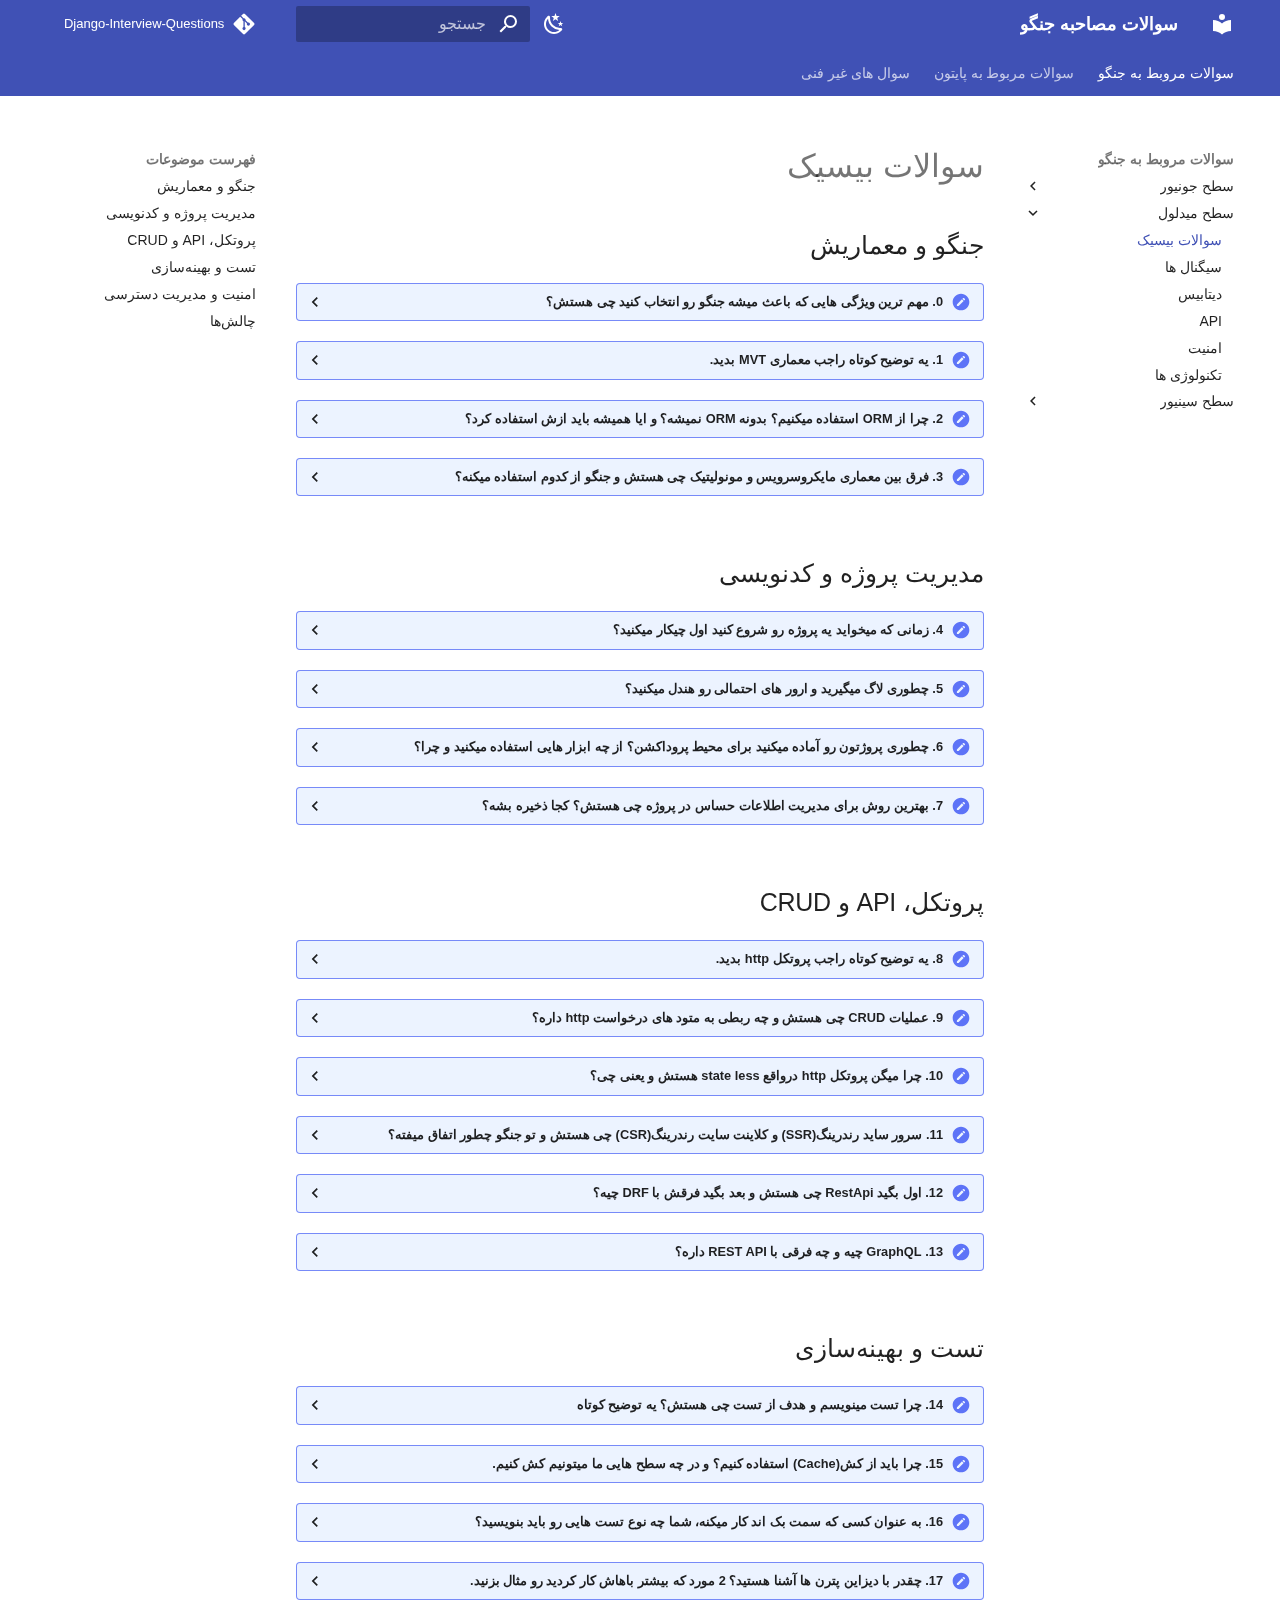
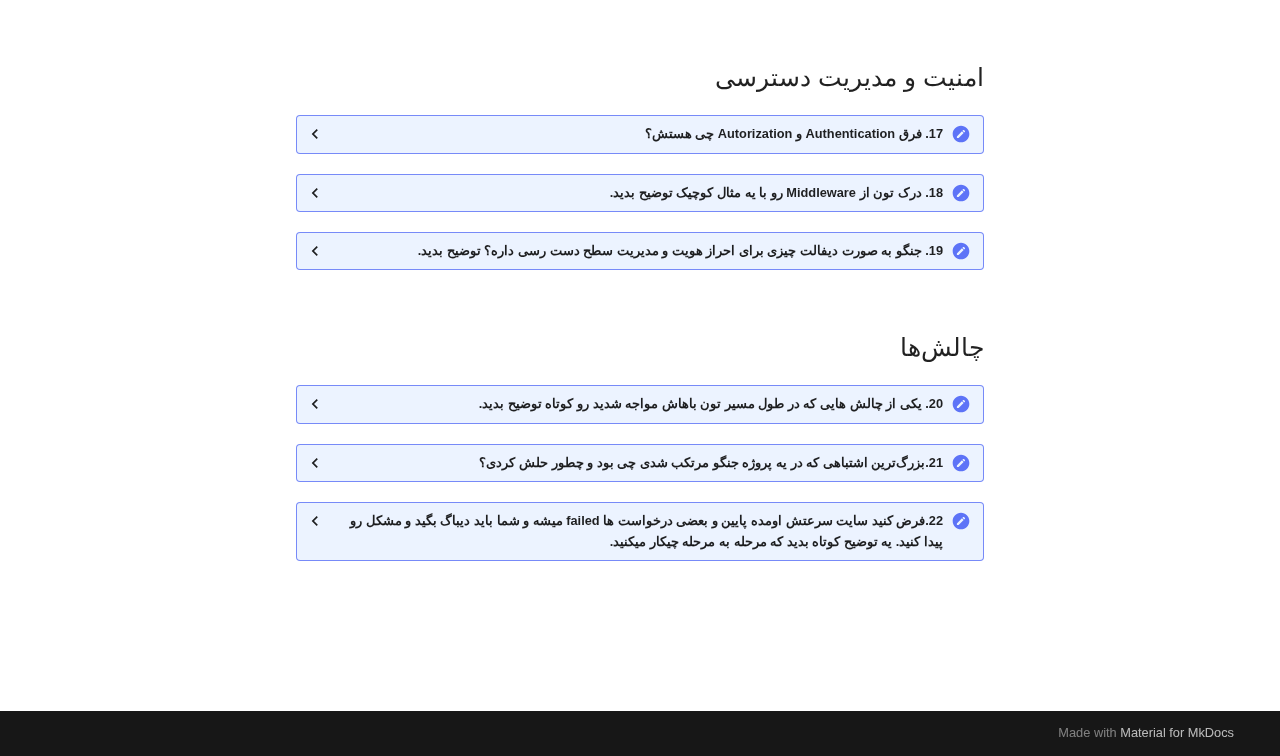
<file: questions/django/mid-level/base/index.html>
<!doctype html>
<html lang="fa" class="no-js">
  <head>
    
      <meta charset="utf-8">
      <meta name="viewport" content="width=device-width,initial-scale=1">
      
        <meta name="description" content="اینجا لیست سوالاتی که برای پوزیشن بک اند دولوپر جنگو و پایتون پرسیده میشه همراه با جوابش قرار میگیره.">
      
      
      
        <link rel="canonical" href="https://zankoan.github.io/django-interview-questions/questions/django/mid-level/base/">
      
      
        <link rel="prev" href="../../junior/db/">
      
      
        <link rel="next" href="../signals/">
      
      
      <link rel="icon" href="../../../../assets/images/favicon.png">
      <meta name="generator" content="mkdocs-1.6.1, mkdocs-material-9.6.4">
    
    
      
        <title>سوالات بیسیک - سوالات مصاحبه جنگو</title>
      
    
    
      <link rel="stylesheet" href="../../../../assets/stylesheets/main.8608ea7d.min.css">
      
        
        <link rel="stylesheet" href="../../../../assets/stylesheets/palette.06af60db.min.css">
      
      


    
    
      
    
    
      
        
        
        <link rel="preconnect" href="https://fonts.gstatic.com" crossorigin>
        <link rel="stylesheet" href="https://fonts.googleapis.com/css?family=Vazir:300,300i,400,400i,700,700i%7CRoboto+Mono:400,400i,700,700i&display=fallback">
        <style>:root{--md-text-font:"Vazir";--md-code-font:"Roboto Mono"}</style>
      
    
    
      <link rel="stylesheet" href="../../../../css/extra.css">
    
    <script>__md_scope=new URL("../../../..",location),__md_hash=e=>[...e].reduce(((e,_)=>(e<<5)-e+_.charCodeAt(0)),0),__md_get=(e,_=localStorage,t=__md_scope)=>JSON.parse(_.getItem(t.pathname+"."+e)),__md_set=(e,_,t=localStorage,a=__md_scope)=>{try{t.setItem(a.pathname+"."+e,JSON.stringify(_))}catch(e){}}</script>
    
      

    
    
    
  </head>
  
  
    
    
      
    
    
    
    
    <body dir="rtl" data-md-color-scheme="default" data-md-color-primary="indigo" data-md-color-accent="indigo">
  
    
    <input class="md-toggle" data-md-toggle="drawer" type="checkbox" id="__drawer" autocomplete="off">
    <input class="md-toggle" data-md-toggle="search" type="checkbox" id="__search" autocomplete="off">
    <label class="md-overlay" for="__drawer"></label>
    <div data-md-component="skip">
      
        
        <a href="#_1" class="md-skip">
          پرش به محتویات
        </a>
      
    </div>
    <div data-md-component="announce">
      
    </div>
    
    
      

<header class="md-header" data-md-component="header">
  <nav class="md-header__inner md-grid" aria-label="سرتیتر">
    <a href="../../../.." title="سوالات مصاحبه جنگو" class="md-header__button md-logo" aria-label="سوالات مصاحبه جنگو" data-md-component="logo">
      
  
  <svg xmlns="http://www.w3.org/2000/svg" viewBox="0 0 24 24"><path d="M12 8a3 3 0 0 0 3-3 3 3 0 0 0-3-3 3 3 0 0 0-3 3 3 3 0 0 0 3 3m0 3.54C9.64 9.35 6.5 8 3 8v11c3.5 0 6.64 1.35 9 3.54 2.36-2.19 5.5-3.54 9-3.54V8c-3.5 0-6.64 1.35-9 3.54"/></svg>

    </a>
    <label class="md-header__button md-icon" for="__drawer">
      
      <svg xmlns="http://www.w3.org/2000/svg" viewBox="0 0 24 24"><path d="M3 6h18v2H3zm0 5h18v2H3zm0 5h18v2H3z"/></svg>
    </label>
    <div class="md-header__title" data-md-component="header-title">
      <div class="md-header__ellipsis">
        <div class="md-header__topic">
          <span class="md-ellipsis">
            سوالات مصاحبه جنگو
          </span>
        </div>
        <div class="md-header__topic" data-md-component="header-topic">
          <span class="md-ellipsis">
            
              سوالات بیسیک
            
          </span>
        </div>
      </div>
    </div>
    
      
        <form class="md-header__option" data-md-component="palette">
  
    
    
    
    <input class="md-option" data-md-color-media="(prefers-color-scheme: light)" data-md-color-scheme="default" data-md-color-primary="indigo" data-md-color-accent="indigo"  aria-label="Switch to dark mode"  type="radio" name="__palette" id="__palette_0">
    
      <label class="md-header__button md-icon" title="Switch to dark mode" for="__palette_1" hidden>
        <svg xmlns="http://www.w3.org/2000/svg" viewBox="0 0 24 24"><path d="m17.75 4.09-2.53 1.94.91 3.06-2.63-1.81-2.63 1.81.91-3.06-2.53-1.94L12.44 4l1.06-3 1.06 3zm3.5 6.91-1.64 1.25.59 1.98-1.7-1.17-1.7 1.17.59-1.98L15.75 11l2.06-.05L18.5 9l.69 1.95zm-2.28 4.95c.83-.08 1.72 1.1 1.19 1.85-.32.45-.66.87-1.08 1.27C15.17 23 8.84 23 4.94 19.07c-3.91-3.9-3.91-10.24 0-14.14.4-.4.82-.76 1.27-1.08.75-.53 1.93.36 1.85 1.19-.27 2.86.69 5.83 2.89 8.02a9.96 9.96 0 0 0 8.02 2.89m-1.64 2.02a12.08 12.08 0 0 1-7.8-3.47c-2.17-2.19-3.33-5-3.49-7.82-2.81 3.14-2.7 7.96.31 10.98 3.02 3.01 7.84 3.12 10.98.31"/></svg>
      </label>
    
  
    
    
    
    <input class="md-option" data-md-color-media="(prefers-color-scheme: dark)" data-md-color-scheme="slate" data-md-color-primary="blue-grey" data-md-color-accent="light-blue"  aria-label="Switch to light mode"  type="radio" name="__palette" id="__palette_1">
    
      <label class="md-header__button md-icon" title="Switch to light mode" for="__palette_0" hidden>
        <svg xmlns="http://www.w3.org/2000/svg" viewBox="0 0 24 24"><path d="M12 7a5 5 0 0 1 5 5 5 5 0 0 1-5 5 5 5 0 0 1-5-5 5 5 0 0 1 5-5m0 2a3 3 0 0 0-3 3 3 3 0 0 0 3 3 3 3 0 0 0 3-3 3 3 0 0 0-3-3m0-7 2.39 3.42C13.65 5.15 12.84 5 12 5s-1.65.15-2.39.42zM3.34 7l4.16-.35A7.2 7.2 0 0 0 5.94 8.5c-.44.74-.69 1.5-.83 2.29zm.02 10 1.76-3.77a7.131 7.131 0 0 0 2.38 4.14zM20.65 7l-1.77 3.79a7.02 7.02 0 0 0-2.38-4.15zm-.01 10-4.14.36c.59-.51 1.12-1.14 1.54-1.86.42-.73.69-1.5.83-2.29zM12 22l-2.41-3.44c.74.27 1.55.44 2.41.44.82 0 1.63-.17 2.37-.44z"/></svg>
      </label>
    
  
</form>
      
    
    
      <script>var palette=__md_get("__palette");if(palette&&palette.color){if("(prefers-color-scheme)"===palette.color.media){var media=matchMedia("(prefers-color-scheme: light)"),input=document.querySelector(media.matches?"[data-md-color-media='(prefers-color-scheme: light)']":"[data-md-color-media='(prefers-color-scheme: dark)']");palette.color.media=input.getAttribute("data-md-color-media"),palette.color.scheme=input.getAttribute("data-md-color-scheme"),palette.color.primary=input.getAttribute("data-md-color-primary"),palette.color.accent=input.getAttribute("data-md-color-accent")}for(var[key,value]of Object.entries(palette.color))document.body.setAttribute("data-md-color-"+key,value)}</script>
    
    
    
      <label class="md-header__button md-icon" for="__search">
        
        <svg xmlns="http://www.w3.org/2000/svg" viewBox="0 0 24 24"><path d="M9.5 3A6.5 6.5 0 0 1 16 9.5c0 1.61-.59 3.09-1.56 4.23l.27.27h.79l5 5-1.5 1.5-5-5v-.79l-.27-.27A6.52 6.52 0 0 1 9.5 16 6.5 6.5 0 0 1 3 9.5 6.5 6.5 0 0 1 9.5 3m0 2C7 5 5 7 5 9.5S7 14 9.5 14 14 12 14 9.5 12 5 9.5 5"/></svg>
      </label>
      <div class="md-search" data-md-component="search" role="dialog">
  <label class="md-search__overlay" for="__search"></label>
  <div class="md-search__inner" role="search">
    <form class="md-search__form" name="search">
      <input type="text" class="md-search__input" name="query" aria-label="جستجو" placeholder="جستجو" autocapitalize="off" autocorrect="off" autocomplete="off" spellcheck="false" data-md-component="search-query" required>
      <label class="md-search__icon md-icon" for="__search">
        
        <svg xmlns="http://www.w3.org/2000/svg" viewBox="0 0 24 24"><path d="M9.5 3A6.5 6.5 0 0 1 16 9.5c0 1.61-.59 3.09-1.56 4.23l.27.27h.79l5 5-1.5 1.5-5-5v-.79l-.27-.27A6.52 6.52 0 0 1 9.5 16 6.5 6.5 0 0 1 3 9.5 6.5 6.5 0 0 1 9.5 3m0 2C7 5 5 7 5 9.5S7 14 9.5 14 14 12 14 9.5 12 5 9.5 5"/></svg>
        
        <svg xmlns="http://www.w3.org/2000/svg" viewBox="0 0 24 24"><path d="M20 11v2H8l5.5 5.5-1.42 1.42L4.16 12l7.92-7.92L13.5 5.5 8 11z"/></svg>
      </label>
      <nav class="md-search__options" aria-label="جستجو">
        
          <a href="javascript:void(0)" class="md-search__icon md-icon" title="هم‌رسانی" aria-label="هم‌رسانی" data-clipboard data-clipboard-text="" data-md-component="search-share" tabindex="-1">
            
            <svg xmlns="http://www.w3.org/2000/svg" viewBox="0 0 24 24"><path d="M18 16.08c-.76 0-1.44.3-1.96.77L8.91 12.7c.05-.23.09-.46.09-.7s-.04-.47-.09-.7l7.05-4.11c.54.5 1.25.81 2.04.81a3 3 0 0 0 3-3 3 3 0 0 0-3-3 3 3 0 0 0-3 3c0 .24.04.47.09.7L8.04 9.81C7.5 9.31 6.79 9 6 9a3 3 0 0 0-3 3 3 3 0 0 0 3 3c.79 0 1.5-.31 2.04-.81l7.12 4.15c-.05.21-.08.43-.08.66 0 1.61 1.31 2.91 2.92 2.91s2.92-1.3 2.92-2.91A2.92 2.92 0 0 0 18 16.08"/></svg>
          </a>
        
        <button type="reset" class="md-search__icon md-icon" title="بازنشانی" aria-label="بازنشانی" tabindex="-1">
          
          <svg xmlns="http://www.w3.org/2000/svg" viewBox="0 0 24 24"><path d="M19 6.41 17.59 5 12 10.59 6.41 5 5 6.41 10.59 12 5 17.59 6.41 19 12 13.41 17.59 19 19 17.59 13.41 12z"/></svg>
        </button>
      </nav>
      
        <div class="md-search__suggest" data-md-component="search-suggest"></div>
      
    </form>
    <div class="md-search__output">
      <div class="md-search__scrollwrap" tabindex="0" data-md-scrollfix>
        <div class="md-search-result" data-md-component="search-result">
          <div class="md-search-result__meta">
            راه‌اندازی جستجو
          </div>
          <ol class="md-search-result__list" role="presentation"></ol>
        </div>
      </div>
    </div>
  </div>
</div>
    
    
      <div class="md-header__source">
        <a href="https://github.com/zankoAn/django-interview-questions/" title="رفتن به مخزن" class="md-source" data-md-component="source">
  <div class="md-source__icon md-icon">
    
    <svg xmlns="http://www.w3.org/2000/svg" viewBox="0 0 448 512"><!--! Font Awesome Free 6.7.2 by @fontawesome - https://fontawesome.com License - https://fontawesome.com/license/free (Icons: CC BY 4.0, Fonts: SIL OFL 1.1, Code: MIT License) Copyright 2024 Fonticons, Inc.--><path d="M439.55 236.05 244 40.45a28.87 28.87 0 0 0-40.81 0l-40.66 40.63 51.52 51.52c27.06-9.14 52.68 16.77 43.39 43.68l49.66 49.66c34.23-11.8 61.18 31 35.47 56.69-26.49 26.49-70.21-2.87-56-37.34L240.22 199v121.85c25.3 12.54 22.26 41.85 9.08 55a34.34 34.34 0 0 1-48.55 0c-17.57-17.6-11.07-46.91 11.25-56v-123c-20.8-8.51-24.6-30.74-18.64-45L142.57 101 8.45 235.14a28.86 28.86 0 0 0 0 40.81l195.61 195.6a28.86 28.86 0 0 0 40.8 0l194.69-194.69a28.86 28.86 0 0 0 0-40.81"/></svg>
  </div>
  <div class="md-source__repository">
    Django-Interview-Questions
  </div>
</a>
      </div>
    
  </nav>
  
</header>
    
    <div class="md-container" data-md-component="container">
      
      
        
          
            
<nav class="md-tabs" aria-label="زبانه‌ها" data-md-component="tabs">
  <div class="md-grid">
    <ul class="md-tabs__list">
      
        
  
  
    
  
  
    
    
      
  
  
    
  
  
    
    
      <li class="md-tabs__item md-tabs__item--active">
        <a href="../../junior/base/" class="md-tabs__link">
          
  
    
  
  سوالات مروبط به جنگو

        </a>
      </li>
    
  

    
  

      
        
  
  
  
    <li class="md-tabs__item">
      <a href="../../../../blog/posts/targets.md" class="md-tabs__link">
        
  
    
  
  سوالات مربوط به پایتون

      </a>
    </li>
  

      
        
  
  
  
    <li class="md-tabs__item">
      <a href="../../../../blog/posts/requirements.md" class="md-tabs__link">
        
  
    
  
  سوال های غیر فنی

      </a>
    </li>
  

      
    </ul>
  </div>
</nav>
          
        
      
      <main class="md-main" data-md-component="main">
        <div class="md-main__inner md-grid">
          
            
              
              <div class="md-sidebar md-sidebar--primary" data-md-component="sidebar" data-md-type="navigation" >
                <div class="md-sidebar__scrollwrap">
                  <div class="md-sidebar__inner">
                    


  


<nav class="md-nav md-nav--primary md-nav--lifted" aria-label="هدایت" data-md-level="0">
  <label class="md-nav__title" for="__drawer">
    <a href="../../../.." title="سوالات مصاحبه جنگو" class="md-nav__button md-logo" aria-label="سوالات مصاحبه جنگو" data-md-component="logo">
      
  
  <svg xmlns="http://www.w3.org/2000/svg" viewBox="0 0 24 24"><path d="M12 8a3 3 0 0 0 3-3 3 3 0 0 0-3-3 3 3 0 0 0-3 3 3 3 0 0 0 3 3m0 3.54C9.64 9.35 6.5 8 3 8v11c3.5 0 6.64 1.35 9 3.54 2.36-2.19 5.5-3.54 9-3.54V8c-3.5 0-6.64 1.35-9 3.54"/></svg>

    </a>
    سوالات مصاحبه جنگو
  </label>
  
    <div class="md-nav__source">
      <a href="https://github.com/zankoAn/django-interview-questions/" title="رفتن به مخزن" class="md-source" data-md-component="source">
  <div class="md-source__icon md-icon">
    
    <svg xmlns="http://www.w3.org/2000/svg" viewBox="0 0 448 512"><!--! Font Awesome Free 6.7.2 by @fontawesome - https://fontawesome.com License - https://fontawesome.com/license/free (Icons: CC BY 4.0, Fonts: SIL OFL 1.1, Code: MIT License) Copyright 2024 Fonticons, Inc.--><path d="M439.55 236.05 244 40.45a28.87 28.87 0 0 0-40.81 0l-40.66 40.63 51.52 51.52c27.06-9.14 52.68 16.77 43.39 43.68l49.66 49.66c34.23-11.8 61.18 31 35.47 56.69-26.49 26.49-70.21-2.87-56-37.34L240.22 199v121.85c25.3 12.54 22.26 41.85 9.08 55a34.34 34.34 0 0 1-48.55 0c-17.57-17.6-11.07-46.91 11.25-56v-123c-20.8-8.51-24.6-30.74-18.64-45L142.57 101 8.45 235.14a28.86 28.86 0 0 0 0 40.81l195.61 195.6a28.86 28.86 0 0 0 40.8 0l194.69-194.69a28.86 28.86 0 0 0 0-40.81"/></svg>
  </div>
  <div class="md-source__repository">
    Django-Interview-Questions
  </div>
</a>
    </div>
  
  <ul class="md-nav__list" data-md-scrollfix>
    
      
      
  
  
    
  
  
  
    
    
      
        
      
        
      
        
      
    
    
      
        
        
      
      
    
    
    <li class="md-nav__item md-nav__item--active md-nav__item--section md-nav__item--nested">
      
        
        
        <input class="md-nav__toggle md-toggle " type="checkbox" id="__nav_1" checked>
        
          
          <label class="md-nav__link" for="__nav_1" id="__nav_1_label" tabindex="">
            
  
  <span class="md-ellipsis">
    سوالات مروبط به جنگو
    
  </span>
  

            <span class="md-nav__icon md-icon"></span>
          </label>
        
        <nav class="md-nav" data-md-level="1" aria-labelledby="__nav_1_label" aria-expanded="true">
          <label class="md-nav__title" for="__nav_1">
            <span class="md-nav__icon md-icon"></span>
            سوالات مروبط به جنگو
          </label>
          <ul class="md-nav__list" data-md-scrollfix>
            
              
                
  
  
  
  
    
    
      
        
      
        
      
        
      
        
      
    
    
      
      
    
    
    <li class="md-nav__item md-nav__item--nested">
      
        
        
        <input class="md-nav__toggle md-toggle " type="checkbox" id="__nav_1_1" >
        
          
          <label class="md-nav__link" for="__nav_1_1" id="__nav_1_1_label" tabindex="0">
            
  
  <span class="md-ellipsis">
    سطح جونیور
    
  </span>
  

            <span class="md-nav__icon md-icon"></span>
          </label>
        
        <nav class="md-nav" data-md-level="2" aria-labelledby="__nav_1_1_label" aria-expanded="false">
          <label class="md-nav__title" for="__nav_1_1">
            <span class="md-nav__icon md-icon"></span>
            سطح جونیور
          </label>
          <ul class="md-nav__list" data-md-scrollfix>
            
              
                
  
  
  
  
    <li class="md-nav__item">
      <a href="../../junior/base/" class="md-nav__link">
        
  
  <span class="md-ellipsis">
    سوالات بیسیک
    
  </span>
  

      </a>
    </li>
  

              
            
              
                
  
  
  
  
    <li class="md-nav__item">
      <a href="../../junior/db/" class="md-nav__link">
        
  
  <span class="md-ellipsis">
    دیتابیس و ORM
    
  </span>
  

      </a>
    </li>
  

              
            
              
                
  
  
  
  
    <li class="md-nav__item">
      <a href="../../junior/view.md" class="md-nav__link">
        
  
  <span class="md-ellipsis">
    ویو و url
    
  </span>
  

      </a>
    </li>
  

              
            
              
                
  
  
  
  
    <li class="md-nav__item">
      <a href="../../junior/auth.md" class="md-nav__link">
        
  
  <span class="md-ellipsis">
    مدیریت کاربر و احراز هویت
    
  </span>
  

      </a>
    </li>
  

              
            
          </ul>
        </nav>
      
    </li>
  

              
            
              
                
  
  
    
  
  
  
    
    
      
        
      
        
      
        
      
        
      
        
      
        
      
    
    
      
      
    
    
    <li class="md-nav__item md-nav__item--active md-nav__item--nested">
      
        
        
        <input class="md-nav__toggle md-toggle " type="checkbox" id="__nav_1_2" checked>
        
          
          <label class="md-nav__link" for="__nav_1_2" id="__nav_1_2_label" tabindex="0">
            
  
  <span class="md-ellipsis">
    سطح میدلول
    
  </span>
  

            <span class="md-nav__icon md-icon"></span>
          </label>
        
        <nav class="md-nav" data-md-level="2" aria-labelledby="__nav_1_2_label" aria-expanded="true">
          <label class="md-nav__title" for="__nav_1_2">
            <span class="md-nav__icon md-icon"></span>
            سطح میدلول
          </label>
          <ul class="md-nav__list" data-md-scrollfix>
            
              
                
  
  
    
  
  
  
    <li class="md-nav__item md-nav__item--active">
      
      <input class="md-nav__toggle md-toggle" type="checkbox" id="__toc">
      
      
      
        <label class="md-nav__link md-nav__link--active" for="__toc">
          
  
  <span class="md-ellipsis">
    سوالات بیسیک
    
  </span>
  

          <span class="md-nav__icon md-icon"></span>
        </label>
      
      <a href="./" class="md-nav__link md-nav__link--active">
        
  
  <span class="md-ellipsis">
    سوالات بیسیک
    
  </span>
  

      </a>
      
        

<nav class="md-nav md-nav--secondary" aria-label="فهرست موضوعات">
  
  
  
  
    <label class="md-nav__title" for="__toc">
      <span class="md-nav__icon md-icon"></span>
      فهرست موضوعات
    </label>
    <ul class="md-nav__list" data-md-component="toc" data-md-scrollfix>
      
        <li class="md-nav__item">
  <a href="#_1" class="md-nav__link">
    <span class="md-ellipsis">
      جنگو و معماریش
    </span>
  </a>
  
</li>
      
        <li class="md-nav__item">
  <a href="#_2" class="md-nav__link">
    <span class="md-ellipsis">
      مدیریت پروژه و کدنویسی
    </span>
  </a>
  
</li>
      
        <li class="md-nav__item">
  <a href="#api-crud" class="md-nav__link">
    <span class="md-ellipsis">
      پروتکل‌، API و CRUD
    </span>
  </a>
  
</li>
      
        <li class="md-nav__item">
  <a href="#_3" class="md-nav__link">
    <span class="md-ellipsis">
      تست و بهینه‌سازی
    </span>
  </a>
  
</li>
      
        <li class="md-nav__item">
  <a href="#_4" class="md-nav__link">
    <span class="md-ellipsis">
      امنیت و مدیریت دسترسی
    </span>
  </a>
  
</li>
      
        <li class="md-nav__item">
  <a href="#_5" class="md-nav__link">
    <span class="md-ellipsis">
      چالش‌ها
    </span>
  </a>
  
</li>
      
    </ul>
  
</nav>
      
    </li>
  

              
            
              
                
  
  
  
  
    <li class="md-nav__item">
      <a href="../signals/" class="md-nav__link">
        
  
  <span class="md-ellipsis">
    سیگنال ها
    
  </span>
  

      </a>
    </li>
  

              
            
              
                
  
  
  
  
    <li class="md-nav__item">
      <a href="../dbl.md" class="md-nav__link">
        
  
  <span class="md-ellipsis">
    دیتابیس
    
  </span>
  

      </a>
    </li>
  

              
            
              
                
  
  
  
  
    <li class="md-nav__item">
      <a href="../api.md" class="md-nav__link">
        
  
  <span class="md-ellipsis">
    API
    
  </span>
  

      </a>
    </li>
  

              
            
              
                
  
  
  
  
    <li class="md-nav__item">
      <a href="../security.md" class="md-nav__link">
        
  
  <span class="md-ellipsis">
    امنیت
    
  </span>
  

      </a>
    </li>
  

              
            
              
                
  
  
  
  
    <li class="md-nav__item">
      <a href="../tools.md" class="md-nav__link">
        
  
  <span class="md-ellipsis">
    تکنولوژی ها
    
  </span>
  

      </a>
    </li>
  

              
            
          </ul>
        </nav>
      
    </li>
  

              
            
              
                
  
  
  
  
    
    
      
        
      
        
      
        
      
        
      
        
      
    
    
      
      
    
    
    <li class="md-nav__item md-nav__item--nested">
      
        
        
        <input class="md-nav__toggle md-toggle " type="checkbox" id="__nav_1_3" >
        
          
          <label class="md-nav__link" for="__nav_1_3" id="__nav_1_3_label" tabindex="0">
            
  
  <span class="md-ellipsis">
    سطح سینیور
    
  </span>
  

            <span class="md-nav__icon md-icon"></span>
          </label>
        
        <nav class="md-nav" data-md-level="2" aria-labelledby="__nav_1_3_label" aria-expanded="false">
          <label class="md-nav__title" for="__nav_1_3">
            <span class="md-nav__icon md-icon"></span>
            سطح سینیور
          </label>
          <ul class="md-nav__list" data-md-scrollfix>
            
              
                
  
  
  
  
    <li class="md-nav__item">
      <a href="../../senior/base/" class="md-nav__link">
        
  
  <span class="md-ellipsis">
    سوالات بیسیک
    
  </span>
  

      </a>
    </li>
  

              
            
              
                
  
  
  
  
    <li class="md-nav__item">
      <a href="../../senior/design.md" class="md-nav__link">
        
  
  <span class="md-ellipsis">
    دیزاین
    
  </span>
  

      </a>
    </li>
  

              
            
              
                
  
  
  
  
    <li class="md-nav__item">
      <a href="../../senior/db.md" class="md-nav__link">
        
  
  <span class="md-ellipsis">
    دیتابیس
    
  </span>
  

      </a>
    </li>
  

              
            
              
                
  
  
  
  
    <li class="md-nav__item">
      <a href="../../senior/api.md" class="md-nav__link">
        
  
  <span class="md-ellipsis">
    API
    
  </span>
  

      </a>
    </li>
  

              
            
              
                
  
  
  
  
    <li class="md-nav__item">
      <a href="../../senior/security.md" class="md-nav__link">
        
  
  <span class="md-ellipsis">
    امنیت
    
  </span>
  

      </a>
    </li>
  

              
            
          </ul>
        </nav>
      
    </li>
  

              
            
          </ul>
        </nav>
      
    </li>
  

    
      
      
  
  
  
  
    <li class="md-nav__item">
      <a href="../../../../blog/posts/targets.md" class="md-nav__link">
        
  
  <span class="md-ellipsis">
    سوالات مربوط به پایتون
    
  </span>
  

      </a>
    </li>
  

    
      
      
  
  
  
  
    <li class="md-nav__item">
      <a href="../../../../blog/posts/requirements.md" class="md-nav__link">
        
  
  <span class="md-ellipsis">
    سوال های غیر فنی
    
  </span>
  

      </a>
    </li>
  

    
  </ul>
</nav>
                  </div>
                </div>
              </div>
            
            
              
              <div class="md-sidebar md-sidebar--secondary" data-md-component="sidebar" data-md-type="toc" >
                <div class="md-sidebar__scrollwrap">
                  <div class="md-sidebar__inner">
                    

<nav class="md-nav md-nav--secondary" aria-label="فهرست موضوعات">
  
  
  
  
    <label class="md-nav__title" for="__toc">
      <span class="md-nav__icon md-icon"></span>
      فهرست موضوعات
    </label>
    <ul class="md-nav__list" data-md-component="toc" data-md-scrollfix>
      
        <li class="md-nav__item">
  <a href="#_1" class="md-nav__link">
    <span class="md-ellipsis">
      جنگو و معماریش
    </span>
  </a>
  
</li>
      
        <li class="md-nav__item">
  <a href="#_2" class="md-nav__link">
    <span class="md-ellipsis">
      مدیریت پروژه و کدنویسی
    </span>
  </a>
  
</li>
      
        <li class="md-nav__item">
  <a href="#api-crud" class="md-nav__link">
    <span class="md-ellipsis">
      پروتکل‌، API و CRUD
    </span>
  </a>
  
</li>
      
        <li class="md-nav__item">
  <a href="#_3" class="md-nav__link">
    <span class="md-ellipsis">
      تست و بهینه‌سازی
    </span>
  </a>
  
</li>
      
        <li class="md-nav__item">
  <a href="#_4" class="md-nav__link">
    <span class="md-ellipsis">
      امنیت و مدیریت دسترسی
    </span>
  </a>
  
</li>
      
        <li class="md-nav__item">
  <a href="#_5" class="md-nav__link">
    <span class="md-ellipsis">
      چالش‌ها
    </span>
  </a>
  
</li>
      
    </ul>
  
</nav>
                  </div>
                </div>
              </div>
            
          
          
            <div class="md-content" data-md-component="content">
              <article class="md-content__inner md-typeset">
                
                  


  
  


  <h1>سوالات بیسیک</h1>

<h2 id="_1">جنگو و معماریش</h2>
<details class="qbox">
<summary>0. مهم ترین ویژگی هایی که باعث میشه جنگو رو انتخاب کنید چی هستش؟</summary>
<ol>
<li>میتونیم خیلی سریع پروژمون رو بیاریم بالا</li>
<li>بهمون ORM میده که خیلی راحت با دیتابیس کار بکنیم</li>
<li>برای مدیریت بهتر، بهمون یه پنل ادمین با کلی قابلیت میده</li>
<li>داکیومنت قوی و جامعه خوبی داره</li>
</ol>
</details>
<div class="break-line"></div>
<details class="qbox">
<summary>1. یه توضیح کوتاه راجب معماری MVT  بدید.</summary>
<p>MVT(Model View Template) معماریی هستش که جنگو ازش پیروی میکنه و باعث می‌شه کد ما تمیز و قابل توسعه باشه، به ما اجازه میده قسمت های مختلف برنامه مون رو به صورت جدا مدیریت بکنیم:</p>
<ul>
<li>تو قسمت Model تعامل با دیتابیس و مدیریت دیتا رو انجام میدیم.</li>
<li>داخل View درخواست کاربر پردازش میشه، منطق برنامه اعمال میشه و داده ها به Template ارسال میشن.</li>
<li>قسمت Templateمربوط به نحوه نمایش دیتای در سمت فرانت اند به کاربر هستش.</li>
</ul>
</details>
<div class="break-line"></div>
<details class="qbox">
<summary>2. چرا از ORM استفاده میکنیم؟ بدونه ORM نمیشه؟ و ایا همیشه باید ازش استفاده کرد؟</summary>
<ul>
<li>ORM یه لایه هستش بین درایور دیتابیس، سینتکس sql و کاربر در سطح بالا تر.</li>
<li>بهمون کمک میکنه که راحت تر بتونیم با دیتابیس تعامل داشته باشیم.</li>
<li>باعث میشه کدمون مستقل از دیتابس خاصی باشه و بتونیم حد اقل موارد امنیتی رو هم داشته باشیم(  مثلا درگیر SQL injection و... نمی‌شیم)</li>
<li>بدونه ORM هم میشه و حتی میتونیم با raw کوئری ORM، کوئری های SQL بنویسیم.</li>
</ul>
</details>
<div class="break-line"></div>
<details class="qbox">
<summary>3. فرق بین معماری مایکروسرویس و مونولیتیک چی هستش و جنگو از کدوم استفاده میکنه؟</summary>
</details>
<div class="break-line section"></div>

<h2 id="_2">مدیریت پروژه و کدنویسی</h2>
<details class="qbox">
<summary>4. زمانی که میخواید یه پروژه رو شروع کنید اول چیکار میکنید؟</summary>
</details>
<div class="break-line"></div>
<details class="qbox">
<summary>5. چطوری لاگ میگیرید و ارور های احتمالی رو هندل میکنید؟</summary>
</details>
<div class="break-line"></div>
<details class="qbox">
<summary>6. چطوری پروژتون رو آماده میکنید برای محیط پروداکشن؟ از چه ابزار هایی استفاده میکنید و چرا؟</summary>
</details>
<div class="break-line"></div>
<details class="qbox">
<summary>7. بهترین روش برای مدیریت اطلاعات حساس در پروژه چی هستش؟ کجا ذخیره بشه؟</summary>
</details>
<div class="break-line section"></div>

<h2 id="api-crud">پروتکل‌، API و CRUD</h2>
<details class="qbox">
<summary>8. یه توضیح کوتاه راجب پروتکل http بدید.</summary>
</details>
<div class="break-line"></div>
<details class="qbox">
<summary>9. عملیات CRUD چی هستش و چه ربطی به متود های درخواست http داره؟</summary>
</details>
<div class="break-line"></div>
<details class="qbox">
<summary>10. چرا میگن پروتکل http درواقع state less هستش و یعنی چی؟</summary>
</details>
<div class="break-line"></div>
<details class="qbox">
<summary>11. سرور ساید رندرینگ(SSR) و کلاینت سایت رندرینگ(CSR) چی هستش و تو جنگو چطور اتفاق میفته؟</summary>
</details>
<div class="break-line"></div>
<details class="qbox">
<summary>12. اول بگید RestApi چی هستش و بعد بگید فرقش با DRF چیه؟‌</summary>
</details>
<div class="break-line"></div>
<details class="qbox">
<summary>13. GraphQL چیه و چه فرقی با REST API داره؟</summary>
</details>
<div class="break-line section"></div>

<h2 id="_3">تست و بهینه‌سازی</h2>
<details class="qbox">
<summary>14. چرا تست مینویسم و هدف از تست چی هستش؟ یه توضیح کوتاه</summary>
</details>
<div class="break-line"></div>
<details class="qbox">
<summary>15. چرا باید از کش(Cache) استفاده کنیم؟ و در چه سطح هایی ما میتونیم کش کنیم.</summary>
</details>
<div class="break-line"></div>
<details class="qbox">
<summary>16. به عنوان کسی که سمت بک اند کار میکنه، شما چه نوع تست هایی رو باید بنویسید؟</summary>
</details>
<div class="break-line"></div>
<details class="qbox">
<summary>17. چقدر با دیزاین پترن ها آشنا هستید؟ 2 مورد که بیشتر باهاش کار کردید رو مثال بزنید.</summary>
</details>
<div class="break-line section"></div>

<h2 id="_4">امنیت و مدیریت دسترسی</h2>
<details class="qbox">
<summary>17. فرق Authentication و Autorization چی هستش؟</summary>
</details>
<div class="break-line"></div>
<details class="qbox">
<summary>18. درک تون از Middleware رو با یه مثال کوچیک توضیح بدید.</summary>
</details>
<div class="break-line"></div>
<details class="qbox">
<summary>19. جنگو به صورت دیفالت چیزی برای احراز هویت و مدیریت سطح دست رسی داره؟ توضیح بدید.</summary>
</details>
<div class="break-line section"></div>

<h2 id="_5">چالش‌ها</h2>
<details class="qbox">
<summary>20. یکی از چالش هایی که در طول مسیر تون باهاش مواجه شدید رو کوتاه توضیح بدید.</summary>
</details>
<details class="qbox">
<summary>21.بزرگ‌ترین اشتباهی که در یه پروژه جنگو مرتکب شدی چی بود و چطور حلش کردی؟</summary>
</details>
<details class="qbox">
<summary>22.فرض کنید سایت سرعتش اومده پایین و بعضی درخواست ها failed میشه و شما باید دیباگ بگید و مشکل رو پیدا کنید. یه توضیح کوتاه بدید که مرحله به مرحله چیکار میکنید.</summary>
</details>
<div class="break-line end"></div>












                
              </article>
            </div>
          
          
  <script>var tabs=__md_get("__tabs");if(Array.isArray(tabs))e:for(var set of document.querySelectorAll(".tabbed-set")){var labels=set.querySelector(".tabbed-labels");for(var tab of tabs)for(var label of labels.getElementsByTagName("label"))if(label.innerText.trim()===tab){var input=document.getElementById(label.htmlFor);input.checked=!0;continue e}}</script>

<script>var target=document.getElementById(location.hash.slice(1));target&&target.name&&(target.checked=target.name.startsWith("__tabbed_"))</script>
        </div>
        
          <button type="button" class="md-top md-icon" data-md-component="top" hidden>
  
  <svg xmlns="http://www.w3.org/2000/svg" viewBox="0 0 24 24"><path d="M13 20h-2V8l-5.5 5.5-1.42-1.42L12 4.16l7.92 7.92-1.42 1.42L13 8z"/></svg>
  برگشت به بالا
</button>
        
      </main>
      
        <footer class="md-footer">
  
  <div class="md-footer-meta md-typeset">
    <div class="md-footer-meta__inner md-grid">
      <div class="md-copyright">
  
  
    Made with
    <a href="https://squidfunk.github.io/mkdocs-material/" target="_blank" rel="noopener">
      Material for MkDocs
    </a>
  
</div>
      
    </div>
  </div>
</footer>
      
    </div>
    <div class="md-dialog" data-md-component="dialog">
      <div class="md-dialog__inner md-typeset"></div>
    </div>
    
    
    <script id="__config" type="application/json">{"base": "../../../..", "features": ["navigation.tabs", "navigation.top", "navigation.instant", "navigation.indexes", "toc.follow", "content.tabs.link", "search.share", "search.highlight", "search.suggest", "content.code.copy", "content.code.annotations"], "search": "../../../../assets/javascripts/workers/search.f8cc74c7.min.js", "translations": {"clipboard.copied": "\u06a9\u067e\u06cc \u0634\u062f", "clipboard.copy": "\u06a9\u067e\u06cc \u06a9\u0631\u062f\u0646", "search.result.more.one": "1 \u0645\u0648\u0631\u062f \u062f\u06cc\u06af\u0631 \u062f\u0631 \u0627\u06cc\u0646 \u0635\u0641\u062d\u0647", "search.result.more.other": "# \u0645\u0648\u0631\u062f \u062f\u06cc\u06af\u0631 \u062f\u0631 \u0627\u06cc\u0646 \u0635\u0641\u062d\u0647", "search.result.none": "\u0633\u0646\u062f\u06cc \u06cc\u0627\u0641\u062a \u0646\u0634\u062f", "search.result.one": "1 \u0633\u0646\u062f \u06cc\u0627\u0641\u062a \u0634\u062f", "search.result.other": "# \u0633\u0646\u062f \u06cc\u0627\u0641\u062a \u0634\u062f", "search.result.placeholder": "\u0628\u0631\u0627\u06cc \u0634\u0631\u0648\u0639 \u062c\u0633\u062a\u062c\u0648 \u062a\u0627\u06cc\u067e \u06a9\u0646\u06cc\u062f", "search.result.term.missing": "\u0645\u0648\u062c\u0648\u062f \u0646\u06cc\u0633\u062a", "select.version": "\u0627\u0646\u062a\u062e\u0627\u0628 \u0648\u06cc\u0631\u0627\u06cc\u0634"}}</script>
    
    
      <script src="../../../../assets/javascripts/bundle.f1b6f286.min.js"></script>
      
    
  </body>
</html>
</file>
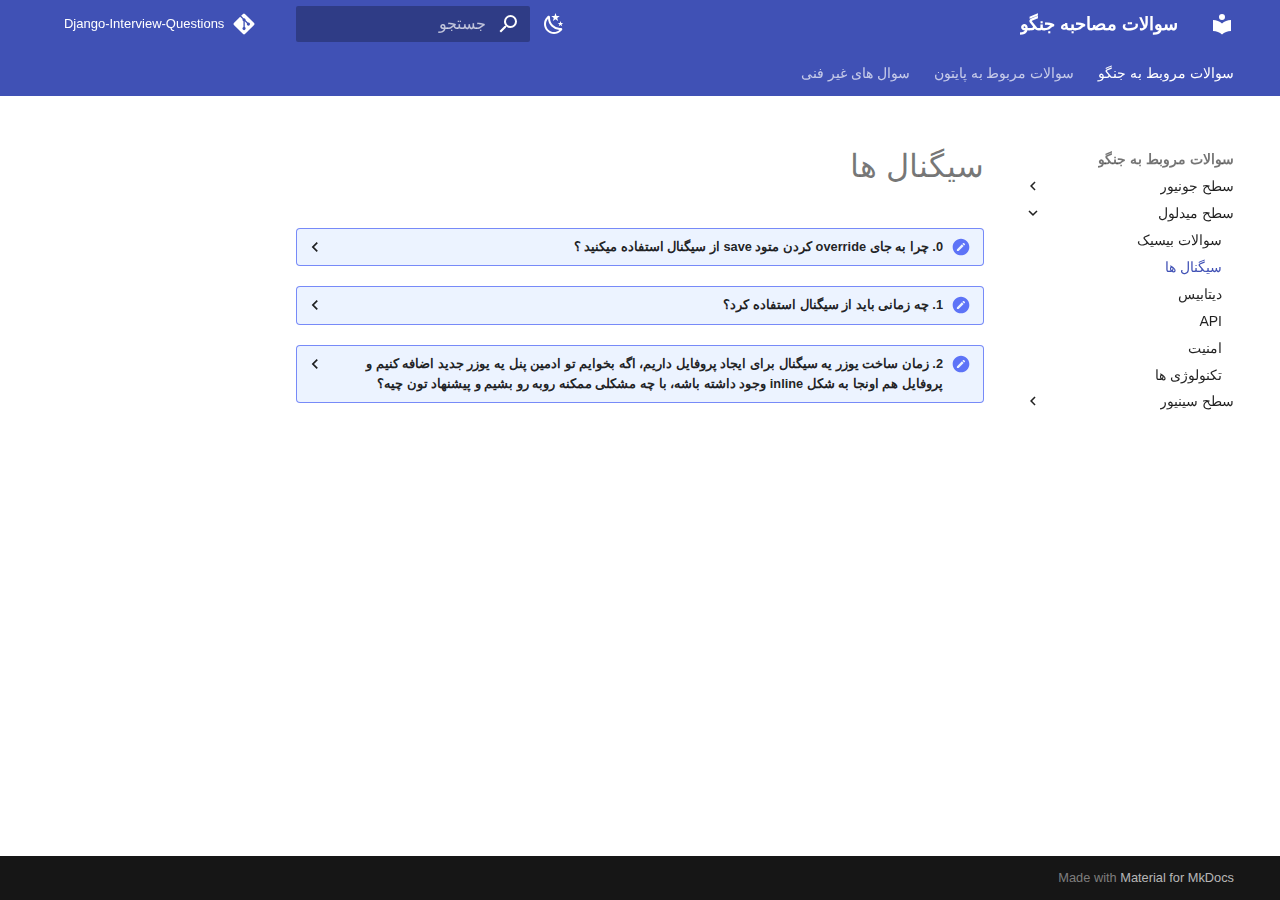
<file: questions/django/mid-level/signals/index.html>
<!doctype html>
<html lang="fa" class="no-js">
  <head>
    
      <meta charset="utf-8">
      <meta name="viewport" content="width=device-width,initial-scale=1">
      
        <meta name="description" content="اینجا لیست سوالاتی که برای پوزیشن بک اند دولوپر جنگو و پایتون پرسیده میشه همراه با جوابش قرار میگیره.">
      
      
      
        <link rel="canonical" href="https://zankoan.github.io/django-interview-questions/questions/django/mid-level/signals/">
      
      
        <link rel="prev" href="../base/">
      
      
        <link rel="next" href="../../senior/base/">
      
      
      <link rel="icon" href="../../../../assets/images/favicon.png">
      <meta name="generator" content="mkdocs-1.6.1, mkdocs-material-9.6.4">
    
    
      
        <title>سیگنال ها - سوالات مصاحبه جنگو</title>
      
    
    
      <link rel="stylesheet" href="../../../../assets/stylesheets/main.8608ea7d.min.css">
      
        
        <link rel="stylesheet" href="../../../../assets/stylesheets/palette.06af60db.min.css">
      
      


    
    
      
    
    
      
        
        
        <link rel="preconnect" href="https://fonts.gstatic.com" crossorigin>
        <link rel="stylesheet" href="https://fonts.googleapis.com/css?family=Vazir:300,300i,400,400i,700,700i%7CRoboto+Mono:400,400i,700,700i&display=fallback">
        <style>:root{--md-text-font:"Vazir";--md-code-font:"Roboto Mono"}</style>
      
    
    
      <link rel="stylesheet" href="../../../../css/extra.css">
    
    <script>__md_scope=new URL("../../../..",location),__md_hash=e=>[...e].reduce(((e,_)=>(e<<5)-e+_.charCodeAt(0)),0),__md_get=(e,_=localStorage,t=__md_scope)=>JSON.parse(_.getItem(t.pathname+"."+e)),__md_set=(e,_,t=localStorage,a=__md_scope)=>{try{t.setItem(a.pathname+"."+e,JSON.stringify(_))}catch(e){}}</script>
    
      

    
    
    
  </head>
  
  
    
    
      
    
    
    
    
    <body dir="rtl" data-md-color-scheme="default" data-md-color-primary="indigo" data-md-color-accent="indigo">
  
    
    <input class="md-toggle" data-md-toggle="drawer" type="checkbox" id="__drawer" autocomplete="off">
    <input class="md-toggle" data-md-toggle="search" type="checkbox" id="__search" autocomplete="off">
    <label class="md-overlay" for="__drawer"></label>
    <div data-md-component="skip">
      
    </div>
    <div data-md-component="announce">
      
    </div>
    
    
      

<header class="md-header" data-md-component="header">
  <nav class="md-header__inner md-grid" aria-label="سرتیتر">
    <a href="../../../.." title="سوالات مصاحبه جنگو" class="md-header__button md-logo" aria-label="سوالات مصاحبه جنگو" data-md-component="logo">
      
  
  <svg xmlns="http://www.w3.org/2000/svg" viewBox="0 0 24 24"><path d="M12 8a3 3 0 0 0 3-3 3 3 0 0 0-3-3 3 3 0 0 0-3 3 3 3 0 0 0 3 3m0 3.54C9.64 9.35 6.5 8 3 8v11c3.5 0 6.64 1.35 9 3.54 2.36-2.19 5.5-3.54 9-3.54V8c-3.5 0-6.64 1.35-9 3.54"/></svg>

    </a>
    <label class="md-header__button md-icon" for="__drawer">
      
      <svg xmlns="http://www.w3.org/2000/svg" viewBox="0 0 24 24"><path d="M3 6h18v2H3zm0 5h18v2H3zm0 5h18v2H3z"/></svg>
    </label>
    <div class="md-header__title" data-md-component="header-title">
      <div class="md-header__ellipsis">
        <div class="md-header__topic">
          <span class="md-ellipsis">
            سوالات مصاحبه جنگو
          </span>
        </div>
        <div class="md-header__topic" data-md-component="header-topic">
          <span class="md-ellipsis">
            
              سیگنال ها
            
          </span>
        </div>
      </div>
    </div>
    
      
        <form class="md-header__option" data-md-component="palette">
  
    
    
    
    <input class="md-option" data-md-color-media="(prefers-color-scheme: light)" data-md-color-scheme="default" data-md-color-primary="indigo" data-md-color-accent="indigo"  aria-label="Switch to dark mode"  type="radio" name="__palette" id="__palette_0">
    
      <label class="md-header__button md-icon" title="Switch to dark mode" for="__palette_1" hidden>
        <svg xmlns="http://www.w3.org/2000/svg" viewBox="0 0 24 24"><path d="m17.75 4.09-2.53 1.94.91 3.06-2.63-1.81-2.63 1.81.91-3.06-2.53-1.94L12.44 4l1.06-3 1.06 3zm3.5 6.91-1.64 1.25.59 1.98-1.7-1.17-1.7 1.17.59-1.98L15.75 11l2.06-.05L18.5 9l.69 1.95zm-2.28 4.95c.83-.08 1.72 1.1 1.19 1.85-.32.45-.66.87-1.08 1.27C15.17 23 8.84 23 4.94 19.07c-3.91-3.9-3.91-10.24 0-14.14.4-.4.82-.76 1.27-1.08.75-.53 1.93.36 1.85 1.19-.27 2.86.69 5.83 2.89 8.02a9.96 9.96 0 0 0 8.02 2.89m-1.64 2.02a12.08 12.08 0 0 1-7.8-3.47c-2.17-2.19-3.33-5-3.49-7.82-2.81 3.14-2.7 7.96.31 10.98 3.02 3.01 7.84 3.12 10.98.31"/></svg>
      </label>
    
  
    
    
    
    <input class="md-option" data-md-color-media="(prefers-color-scheme: dark)" data-md-color-scheme="slate" data-md-color-primary="blue-grey" data-md-color-accent="light-blue"  aria-label="Switch to light mode"  type="radio" name="__palette" id="__palette_1">
    
      <label class="md-header__button md-icon" title="Switch to light mode" for="__palette_0" hidden>
        <svg xmlns="http://www.w3.org/2000/svg" viewBox="0 0 24 24"><path d="M12 7a5 5 0 0 1 5 5 5 5 0 0 1-5 5 5 5 0 0 1-5-5 5 5 0 0 1 5-5m0 2a3 3 0 0 0-3 3 3 3 0 0 0 3 3 3 3 0 0 0 3-3 3 3 0 0 0-3-3m0-7 2.39 3.42C13.65 5.15 12.84 5 12 5s-1.65.15-2.39.42zM3.34 7l4.16-.35A7.2 7.2 0 0 0 5.94 8.5c-.44.74-.69 1.5-.83 2.29zm.02 10 1.76-3.77a7.131 7.131 0 0 0 2.38 4.14zM20.65 7l-1.77 3.79a7.02 7.02 0 0 0-2.38-4.15zm-.01 10-4.14.36c.59-.51 1.12-1.14 1.54-1.86.42-.73.69-1.5.83-2.29zM12 22l-2.41-3.44c.74.27 1.55.44 2.41.44.82 0 1.63-.17 2.37-.44z"/></svg>
      </label>
    
  
</form>
      
    
    
      <script>var palette=__md_get("__palette");if(palette&&palette.color){if("(prefers-color-scheme)"===palette.color.media){var media=matchMedia("(prefers-color-scheme: light)"),input=document.querySelector(media.matches?"[data-md-color-media='(prefers-color-scheme: light)']":"[data-md-color-media='(prefers-color-scheme: dark)']");palette.color.media=input.getAttribute("data-md-color-media"),palette.color.scheme=input.getAttribute("data-md-color-scheme"),palette.color.primary=input.getAttribute("data-md-color-primary"),palette.color.accent=input.getAttribute("data-md-color-accent")}for(var[key,value]of Object.entries(palette.color))document.body.setAttribute("data-md-color-"+key,value)}</script>
    
    
    
      <label class="md-header__button md-icon" for="__search">
        
        <svg xmlns="http://www.w3.org/2000/svg" viewBox="0 0 24 24"><path d="M9.5 3A6.5 6.5 0 0 1 16 9.5c0 1.61-.59 3.09-1.56 4.23l.27.27h.79l5 5-1.5 1.5-5-5v-.79l-.27-.27A6.52 6.52 0 0 1 9.5 16 6.5 6.5 0 0 1 3 9.5 6.5 6.5 0 0 1 9.5 3m0 2C7 5 5 7 5 9.5S7 14 9.5 14 14 12 14 9.5 12 5 9.5 5"/></svg>
      </label>
      <div class="md-search" data-md-component="search" role="dialog">
  <label class="md-search__overlay" for="__search"></label>
  <div class="md-search__inner" role="search">
    <form class="md-search__form" name="search">
      <input type="text" class="md-search__input" name="query" aria-label="جستجو" placeholder="جستجو" autocapitalize="off" autocorrect="off" autocomplete="off" spellcheck="false" data-md-component="search-query" required>
      <label class="md-search__icon md-icon" for="__search">
        
        <svg xmlns="http://www.w3.org/2000/svg" viewBox="0 0 24 24"><path d="M9.5 3A6.5 6.5 0 0 1 16 9.5c0 1.61-.59 3.09-1.56 4.23l.27.27h.79l5 5-1.5 1.5-5-5v-.79l-.27-.27A6.52 6.52 0 0 1 9.5 16 6.5 6.5 0 0 1 3 9.5 6.5 6.5 0 0 1 9.5 3m0 2C7 5 5 7 5 9.5S7 14 9.5 14 14 12 14 9.5 12 5 9.5 5"/></svg>
        
        <svg xmlns="http://www.w3.org/2000/svg" viewBox="0 0 24 24"><path d="M20 11v2H8l5.5 5.5-1.42 1.42L4.16 12l7.92-7.92L13.5 5.5 8 11z"/></svg>
      </label>
      <nav class="md-search__options" aria-label="جستجو">
        
          <a href="javascript:void(0)" class="md-search__icon md-icon" title="هم‌رسانی" aria-label="هم‌رسانی" data-clipboard data-clipboard-text="" data-md-component="search-share" tabindex="-1">
            
            <svg xmlns="http://www.w3.org/2000/svg" viewBox="0 0 24 24"><path d="M18 16.08c-.76 0-1.44.3-1.96.77L8.91 12.7c.05-.23.09-.46.09-.7s-.04-.47-.09-.7l7.05-4.11c.54.5 1.25.81 2.04.81a3 3 0 0 0 3-3 3 3 0 0 0-3-3 3 3 0 0 0-3 3c0 .24.04.47.09.7L8.04 9.81C7.5 9.31 6.79 9 6 9a3 3 0 0 0-3 3 3 3 0 0 0 3 3c.79 0 1.5-.31 2.04-.81l7.12 4.15c-.05.21-.08.43-.08.66 0 1.61 1.31 2.91 2.92 2.91s2.92-1.3 2.92-2.91A2.92 2.92 0 0 0 18 16.08"/></svg>
          </a>
        
        <button type="reset" class="md-search__icon md-icon" title="بازنشانی" aria-label="بازنشانی" tabindex="-1">
          
          <svg xmlns="http://www.w3.org/2000/svg" viewBox="0 0 24 24"><path d="M19 6.41 17.59 5 12 10.59 6.41 5 5 6.41 10.59 12 5 17.59 6.41 19 12 13.41 17.59 19 19 17.59 13.41 12z"/></svg>
        </button>
      </nav>
      
        <div class="md-search__suggest" data-md-component="search-suggest"></div>
      
    </form>
    <div class="md-search__output">
      <div class="md-search__scrollwrap" tabindex="0" data-md-scrollfix>
        <div class="md-search-result" data-md-component="search-result">
          <div class="md-search-result__meta">
            راه‌اندازی جستجو
          </div>
          <ol class="md-search-result__list" role="presentation"></ol>
        </div>
      </div>
    </div>
  </div>
</div>
    
    
      <div class="md-header__source">
        <a href="https://github.com/zankoAn/django-interview-questions/" title="رفتن به مخزن" class="md-source" data-md-component="source">
  <div class="md-source__icon md-icon">
    
    <svg xmlns="http://www.w3.org/2000/svg" viewBox="0 0 448 512"><!--! Font Awesome Free 6.7.2 by @fontawesome - https://fontawesome.com License - https://fontawesome.com/license/free (Icons: CC BY 4.0, Fonts: SIL OFL 1.1, Code: MIT License) Copyright 2024 Fonticons, Inc.--><path d="M439.55 236.05 244 40.45a28.87 28.87 0 0 0-40.81 0l-40.66 40.63 51.52 51.52c27.06-9.14 52.68 16.77 43.39 43.68l49.66 49.66c34.23-11.8 61.18 31 35.47 56.69-26.49 26.49-70.21-2.87-56-37.34L240.22 199v121.85c25.3 12.54 22.26 41.85 9.08 55a34.34 34.34 0 0 1-48.55 0c-17.57-17.6-11.07-46.91 11.25-56v-123c-20.8-8.51-24.6-30.74-18.64-45L142.57 101 8.45 235.14a28.86 28.86 0 0 0 0 40.81l195.61 195.6a28.86 28.86 0 0 0 40.8 0l194.69-194.69a28.86 28.86 0 0 0 0-40.81"/></svg>
  </div>
  <div class="md-source__repository">
    Django-Interview-Questions
  </div>
</a>
      </div>
    
  </nav>
  
</header>
    
    <div class="md-container" data-md-component="container">
      
      
        
          
            
<nav class="md-tabs" aria-label="زبانه‌ها" data-md-component="tabs">
  <div class="md-grid">
    <ul class="md-tabs__list">
      
        
  
  
    
  
  
    
    
      
  
  
    
  
  
    
    
      <li class="md-tabs__item md-tabs__item--active">
        <a href="../../junior/base/" class="md-tabs__link">
          
  
    
  
  سوالات مروبط به جنگو

        </a>
      </li>
    
  

    
  

      
        
  
  
  
    <li class="md-tabs__item">
      <a href="../../../../blog/posts/targets.md" class="md-tabs__link">
        
  
    
  
  سوالات مربوط به پایتون

      </a>
    </li>
  

      
        
  
  
  
    <li class="md-tabs__item">
      <a href="../../../../blog/posts/requirements.md" class="md-tabs__link">
        
  
    
  
  سوال های غیر فنی

      </a>
    </li>
  

      
    </ul>
  </div>
</nav>
          
        
      
      <main class="md-main" data-md-component="main">
        <div class="md-main__inner md-grid">
          
            
              
              <div class="md-sidebar md-sidebar--primary" data-md-component="sidebar" data-md-type="navigation" >
                <div class="md-sidebar__scrollwrap">
                  <div class="md-sidebar__inner">
                    


  


<nav class="md-nav md-nav--primary md-nav--lifted" aria-label="هدایت" data-md-level="0">
  <label class="md-nav__title" for="__drawer">
    <a href="../../../.." title="سوالات مصاحبه جنگو" class="md-nav__button md-logo" aria-label="سوالات مصاحبه جنگو" data-md-component="logo">
      
  
  <svg xmlns="http://www.w3.org/2000/svg" viewBox="0 0 24 24"><path d="M12 8a3 3 0 0 0 3-3 3 3 0 0 0-3-3 3 3 0 0 0-3 3 3 3 0 0 0 3 3m0 3.54C9.64 9.35 6.5 8 3 8v11c3.5 0 6.64 1.35 9 3.54 2.36-2.19 5.5-3.54 9-3.54V8c-3.5 0-6.64 1.35-9 3.54"/></svg>

    </a>
    سوالات مصاحبه جنگو
  </label>
  
    <div class="md-nav__source">
      <a href="https://github.com/zankoAn/django-interview-questions/" title="رفتن به مخزن" class="md-source" data-md-component="source">
  <div class="md-source__icon md-icon">
    
    <svg xmlns="http://www.w3.org/2000/svg" viewBox="0 0 448 512"><!--! Font Awesome Free 6.7.2 by @fontawesome - https://fontawesome.com License - https://fontawesome.com/license/free (Icons: CC BY 4.0, Fonts: SIL OFL 1.1, Code: MIT License) Copyright 2024 Fonticons, Inc.--><path d="M439.55 236.05 244 40.45a28.87 28.87 0 0 0-40.81 0l-40.66 40.63 51.52 51.52c27.06-9.14 52.68 16.77 43.39 43.68l49.66 49.66c34.23-11.8 61.18 31 35.47 56.69-26.49 26.49-70.21-2.87-56-37.34L240.22 199v121.85c25.3 12.54 22.26 41.85 9.08 55a34.34 34.34 0 0 1-48.55 0c-17.57-17.6-11.07-46.91 11.25-56v-123c-20.8-8.51-24.6-30.74-18.64-45L142.57 101 8.45 235.14a28.86 28.86 0 0 0 0 40.81l195.61 195.6a28.86 28.86 0 0 0 40.8 0l194.69-194.69a28.86 28.86 0 0 0 0-40.81"/></svg>
  </div>
  <div class="md-source__repository">
    Django-Interview-Questions
  </div>
</a>
    </div>
  
  <ul class="md-nav__list" data-md-scrollfix>
    
      
      
  
  
    
  
  
  
    
    
      
        
      
        
      
        
      
    
    
      
        
        
      
      
    
    
    <li class="md-nav__item md-nav__item--active md-nav__item--section md-nav__item--nested">
      
        
        
        <input class="md-nav__toggle md-toggle " type="checkbox" id="__nav_1" checked>
        
          
          <label class="md-nav__link" for="__nav_1" id="__nav_1_label" tabindex="">
            
  
  <span class="md-ellipsis">
    سوالات مروبط به جنگو
    
  </span>
  

            <span class="md-nav__icon md-icon"></span>
          </label>
        
        <nav class="md-nav" data-md-level="1" aria-labelledby="__nav_1_label" aria-expanded="true">
          <label class="md-nav__title" for="__nav_1">
            <span class="md-nav__icon md-icon"></span>
            سوالات مروبط به جنگو
          </label>
          <ul class="md-nav__list" data-md-scrollfix>
            
              
                
  
  
  
  
    
    
      
        
      
        
      
        
      
        
      
    
    
      
      
    
    
    <li class="md-nav__item md-nav__item--nested">
      
        
        
        <input class="md-nav__toggle md-toggle " type="checkbox" id="__nav_1_1" >
        
          
          <label class="md-nav__link" for="__nav_1_1" id="__nav_1_1_label" tabindex="0">
            
  
  <span class="md-ellipsis">
    سطح جونیور
    
  </span>
  

            <span class="md-nav__icon md-icon"></span>
          </label>
        
        <nav class="md-nav" data-md-level="2" aria-labelledby="__nav_1_1_label" aria-expanded="false">
          <label class="md-nav__title" for="__nav_1_1">
            <span class="md-nav__icon md-icon"></span>
            سطح جونیور
          </label>
          <ul class="md-nav__list" data-md-scrollfix>
            
              
                
  
  
  
  
    <li class="md-nav__item">
      <a href="../../junior/base/" class="md-nav__link">
        
  
  <span class="md-ellipsis">
    سوالات بیسیک
    
  </span>
  

      </a>
    </li>
  

              
            
              
                
  
  
  
  
    <li class="md-nav__item">
      <a href="../../junior/db/" class="md-nav__link">
        
  
  <span class="md-ellipsis">
    دیتابیس و ORM
    
  </span>
  

      </a>
    </li>
  

              
            
              
                
  
  
  
  
    <li class="md-nav__item">
      <a href="../../junior/view.md" class="md-nav__link">
        
  
  <span class="md-ellipsis">
    ویو و url
    
  </span>
  

      </a>
    </li>
  

              
            
              
                
  
  
  
  
    <li class="md-nav__item">
      <a href="../../junior/auth.md" class="md-nav__link">
        
  
  <span class="md-ellipsis">
    مدیریت کاربر و احراز هویت
    
  </span>
  

      </a>
    </li>
  

              
            
          </ul>
        </nav>
      
    </li>
  

              
            
              
                
  
  
    
  
  
  
    
    
      
        
      
        
      
        
      
        
      
        
      
        
      
    
    
      
      
    
    
    <li class="md-nav__item md-nav__item--active md-nav__item--nested">
      
        
        
        <input class="md-nav__toggle md-toggle " type="checkbox" id="__nav_1_2" checked>
        
          
          <label class="md-nav__link" for="__nav_1_2" id="__nav_1_2_label" tabindex="0">
            
  
  <span class="md-ellipsis">
    سطح میدلول
    
  </span>
  

            <span class="md-nav__icon md-icon"></span>
          </label>
        
        <nav class="md-nav" data-md-level="2" aria-labelledby="__nav_1_2_label" aria-expanded="true">
          <label class="md-nav__title" for="__nav_1_2">
            <span class="md-nav__icon md-icon"></span>
            سطح میدلول
          </label>
          <ul class="md-nav__list" data-md-scrollfix>
            
              
                
  
  
  
  
    <li class="md-nav__item">
      <a href="../base/" class="md-nav__link">
        
  
  <span class="md-ellipsis">
    سوالات بیسیک
    
  </span>
  

      </a>
    </li>
  

              
            
              
                
  
  
    
  
  
  
    <li class="md-nav__item md-nav__item--active">
      
      <input class="md-nav__toggle md-toggle" type="checkbox" id="__toc">
      
      
      
      <a href="./" class="md-nav__link md-nav__link--active">
        
  
  <span class="md-ellipsis">
    سیگنال ها
    
  </span>
  

      </a>
      
    </li>
  

              
            
              
                
  
  
  
  
    <li class="md-nav__item">
      <a href="../dbl.md" class="md-nav__link">
        
  
  <span class="md-ellipsis">
    دیتابیس
    
  </span>
  

      </a>
    </li>
  

              
            
              
                
  
  
  
  
    <li class="md-nav__item">
      <a href="../api.md" class="md-nav__link">
        
  
  <span class="md-ellipsis">
    API
    
  </span>
  

      </a>
    </li>
  

              
            
              
                
  
  
  
  
    <li class="md-nav__item">
      <a href="../security.md" class="md-nav__link">
        
  
  <span class="md-ellipsis">
    امنیت
    
  </span>
  

      </a>
    </li>
  

              
            
              
                
  
  
  
  
    <li class="md-nav__item">
      <a href="../tools.md" class="md-nav__link">
        
  
  <span class="md-ellipsis">
    تکنولوژی ها
    
  </span>
  

      </a>
    </li>
  

              
            
          </ul>
        </nav>
      
    </li>
  

              
            
              
                
  
  
  
  
    
    
      
        
      
        
      
        
      
        
      
        
      
    
    
      
      
    
    
    <li class="md-nav__item md-nav__item--nested">
      
        
        
        <input class="md-nav__toggle md-toggle " type="checkbox" id="__nav_1_3" >
        
          
          <label class="md-nav__link" for="__nav_1_3" id="__nav_1_3_label" tabindex="0">
            
  
  <span class="md-ellipsis">
    سطح سینیور
    
  </span>
  

            <span class="md-nav__icon md-icon"></span>
          </label>
        
        <nav class="md-nav" data-md-level="2" aria-labelledby="__nav_1_3_label" aria-expanded="false">
          <label class="md-nav__title" for="__nav_1_3">
            <span class="md-nav__icon md-icon"></span>
            سطح سینیور
          </label>
          <ul class="md-nav__list" data-md-scrollfix>
            
              
                
  
  
  
  
    <li class="md-nav__item">
      <a href="../../senior/base/" class="md-nav__link">
        
  
  <span class="md-ellipsis">
    سوالات بیسیک
    
  </span>
  

      </a>
    </li>
  

              
            
              
                
  
  
  
  
    <li class="md-nav__item">
      <a href="../../senior/design.md" class="md-nav__link">
        
  
  <span class="md-ellipsis">
    دیزاین
    
  </span>
  

      </a>
    </li>
  

              
            
              
                
  
  
  
  
    <li class="md-nav__item">
      <a href="../../senior/db.md" class="md-nav__link">
        
  
  <span class="md-ellipsis">
    دیتابیس
    
  </span>
  

      </a>
    </li>
  

              
            
              
                
  
  
  
  
    <li class="md-nav__item">
      <a href="../../senior/api.md" class="md-nav__link">
        
  
  <span class="md-ellipsis">
    API
    
  </span>
  

      </a>
    </li>
  

              
            
              
                
  
  
  
  
    <li class="md-nav__item">
      <a href="../../senior/security.md" class="md-nav__link">
        
  
  <span class="md-ellipsis">
    امنیت
    
  </span>
  

      </a>
    </li>
  

              
            
          </ul>
        </nav>
      
    </li>
  

              
            
          </ul>
        </nav>
      
    </li>
  

    
      
      
  
  
  
  
    <li class="md-nav__item">
      <a href="../../../../blog/posts/targets.md" class="md-nav__link">
        
  
  <span class="md-ellipsis">
    سوالات مربوط به پایتون
    
  </span>
  

      </a>
    </li>
  

    
      
      
  
  
  
  
    <li class="md-nav__item">
      <a href="../../../../blog/posts/requirements.md" class="md-nav__link">
        
  
  <span class="md-ellipsis">
    سوال های غیر فنی
    
  </span>
  

      </a>
    </li>
  

    
  </ul>
</nav>
                  </div>
                </div>
              </div>
            
            
              
              <div class="md-sidebar md-sidebar--secondary" data-md-component="sidebar" data-md-type="toc" >
                <div class="md-sidebar__scrollwrap">
                  <div class="md-sidebar__inner">
                    

<nav class="md-nav md-nav--secondary" aria-label="فهرست موضوعات">
  
  
  
  
</nav>
                  </div>
                </div>
              </div>
            
          
          
            <div class="md-content" data-md-component="content">
              <article class="md-content__inner md-typeset">
                
                  


  
  


  <h1>سیگنال ها</h1>

<details class="qbox">
<summary>0. چرا به جای override کردن متود save از سیگنال استفاده میکنید ؟</summary>
</details>
<p><span class="break-line"></span></p>
<details class="qbox">
<summary>1. چه زمانی باید از سیگنال استفاده کرد؟</summary>
</details>
<p><span class="break-line"></span></p>
<details class="qbox">
<summary>2. زمان ساخت یوزر یه سیگنال برای ایجاد پروفایل داریم، اگه بخوایم تو ادمین پنل یه یوزر جدید اضافه کنیم و پروفایل هم اونجا به شکل inline وجود داشته باشه، با چه مشکلی ممکنه روبه رو بشیم و پیشنهاد تون چیه؟</summary>
</details>












                
              </article>
            </div>
          
          
  <script>var tabs=__md_get("__tabs");if(Array.isArray(tabs))e:for(var set of document.querySelectorAll(".tabbed-set")){var labels=set.querySelector(".tabbed-labels");for(var tab of tabs)for(var label of labels.getElementsByTagName("label"))if(label.innerText.trim()===tab){var input=document.getElementById(label.htmlFor);input.checked=!0;continue e}}</script>

<script>var target=document.getElementById(location.hash.slice(1));target&&target.name&&(target.checked=target.name.startsWith("__tabbed_"))</script>
        </div>
        
          <button type="button" class="md-top md-icon" data-md-component="top" hidden>
  
  <svg xmlns="http://www.w3.org/2000/svg" viewBox="0 0 24 24"><path d="M13 20h-2V8l-5.5 5.5-1.42-1.42L12 4.16l7.92 7.92-1.42 1.42L13 8z"/></svg>
  برگشت به بالا
</button>
        
      </main>
      
        <footer class="md-footer">
  
  <div class="md-footer-meta md-typeset">
    <div class="md-footer-meta__inner md-grid">
      <div class="md-copyright">
  
  
    Made with
    <a href="https://squidfunk.github.io/mkdocs-material/" target="_blank" rel="noopener">
      Material for MkDocs
    </a>
  
</div>
      
    </div>
  </div>
</footer>
      
    </div>
    <div class="md-dialog" data-md-component="dialog">
      <div class="md-dialog__inner md-typeset"></div>
    </div>
    
    
    <script id="__config" type="application/json">{"base": "../../../..", "features": ["navigation.tabs", "navigation.top", "navigation.instant", "navigation.indexes", "toc.follow", "content.tabs.link", "search.share", "search.highlight", "search.suggest", "content.code.copy", "content.code.annotations"], "search": "../../../../assets/javascripts/workers/search.f8cc74c7.min.js", "translations": {"clipboard.copied": "\u06a9\u067e\u06cc \u0634\u062f", "clipboard.copy": "\u06a9\u067e\u06cc \u06a9\u0631\u062f\u0646", "search.result.more.one": "1 \u0645\u0648\u0631\u062f \u062f\u06cc\u06af\u0631 \u062f\u0631 \u0627\u06cc\u0646 \u0635\u0641\u062d\u0647", "search.result.more.other": "# \u0645\u0648\u0631\u062f \u062f\u06cc\u06af\u0631 \u062f\u0631 \u0627\u06cc\u0646 \u0635\u0641\u062d\u0647", "search.result.none": "\u0633\u0646\u062f\u06cc \u06cc\u0627\u0641\u062a \u0646\u0634\u062f", "search.result.one": "1 \u0633\u0646\u062f \u06cc\u0627\u0641\u062a \u0634\u062f", "search.result.other": "# \u0633\u0646\u062f \u06cc\u0627\u0641\u062a \u0634\u062f", "search.result.placeholder": "\u0628\u0631\u0627\u06cc \u0634\u0631\u0648\u0639 \u062c\u0633\u062a\u062c\u0648 \u062a\u0627\u06cc\u067e \u06a9\u0646\u06cc\u062f", "search.result.term.missing": "\u0645\u0648\u062c\u0648\u062f \u0646\u06cc\u0633\u062a", "select.version": "\u0627\u0646\u062a\u062e\u0627\u0628 \u0648\u06cc\u0631\u0627\u06cc\u0634"}}</script>
    
    
      <script src="../../../../assets/javascripts/bundle.f1b6f286.min.js"></script>
      
    
  </body>
</html>
</file>
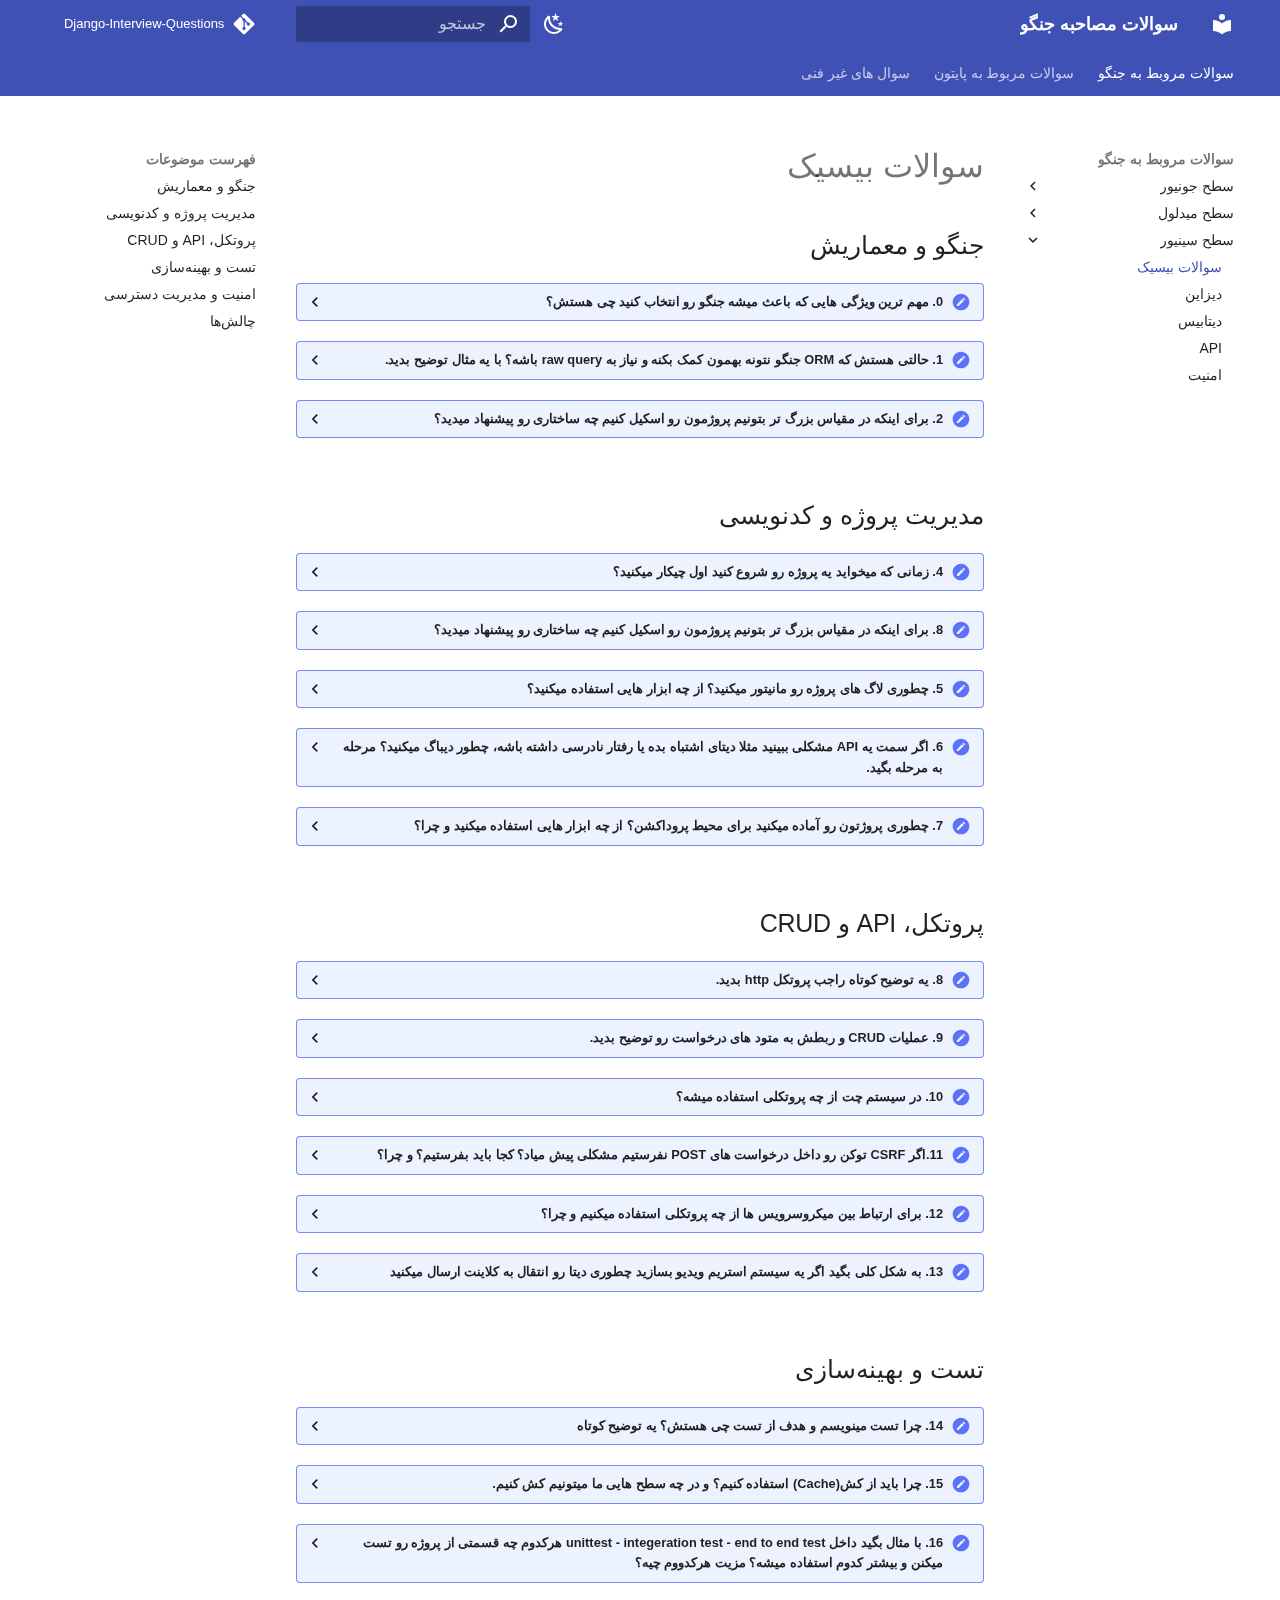
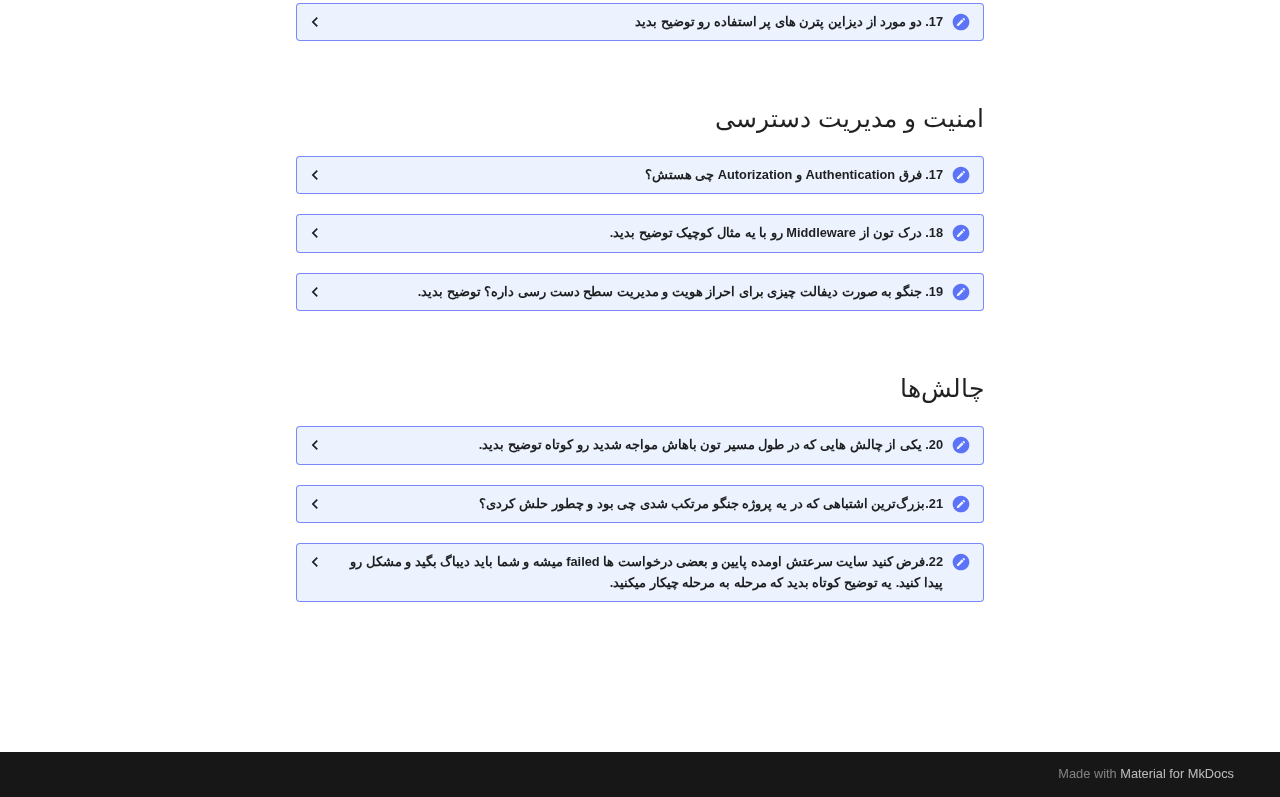
<file: questions/django/senior/base/index.html>
<!doctype html>
<html lang="fa" class="no-js">
  <head>
    
      <meta charset="utf-8">
      <meta name="viewport" content="width=device-width,initial-scale=1">
      
        <meta name="description" content="اینجا لیست سوالاتی که برای پوزیشن بک اند دولوپر جنگو و پایتون پرسیده میشه همراه با جوابش قرار میگیره.">
      
      
      
        <link rel="canonical" href="https://zankoan.github.io/django-interview-questions/questions/django/senior/base/">
      
      
        <link rel="prev" href="../../mid-level/signals/">
      
      
      
      <link rel="icon" href="../../../../assets/images/favicon.png">
      <meta name="generator" content="mkdocs-1.6.1, mkdocs-material-9.6.4">
    
    
      
        <title>سوالات بیسیک - سوالات مصاحبه جنگو</title>
      
    
    
      <link rel="stylesheet" href="../../../../assets/stylesheets/main.8608ea7d.min.css">
      
        
        <link rel="stylesheet" href="../../../../assets/stylesheets/palette.06af60db.min.css">
      
      


    
    
      
    
    
      
        
        
        <link rel="preconnect" href="https://fonts.gstatic.com" crossorigin>
        <link rel="stylesheet" href="https://fonts.googleapis.com/css?family=Vazir:300,300i,400,400i,700,700i%7CRoboto+Mono:400,400i,700,700i&display=fallback">
        <style>:root{--md-text-font:"Vazir";--md-code-font:"Roboto Mono"}</style>
      
    
    
      <link rel="stylesheet" href="../../../../css/extra.css">
    
    <script>__md_scope=new URL("../../../..",location),__md_hash=e=>[...e].reduce(((e,_)=>(e<<5)-e+_.charCodeAt(0)),0),__md_get=(e,_=localStorage,t=__md_scope)=>JSON.parse(_.getItem(t.pathname+"."+e)),__md_set=(e,_,t=localStorage,a=__md_scope)=>{try{t.setItem(a.pathname+"."+e,JSON.stringify(_))}catch(e){}}</script>
    
      

    
    
    
  </head>
  
  
    
    
      
    
    
    
    
    <body dir="rtl" data-md-color-scheme="default" data-md-color-primary="indigo" data-md-color-accent="indigo">
  
    
    <input class="md-toggle" data-md-toggle="drawer" type="checkbox" id="__drawer" autocomplete="off">
    <input class="md-toggle" data-md-toggle="search" type="checkbox" id="__search" autocomplete="off">
    <label class="md-overlay" for="__drawer"></label>
    <div data-md-component="skip">
      
        
        <a href="#_1" class="md-skip">
          پرش به محتویات
        </a>
      
    </div>
    <div data-md-component="announce">
      
    </div>
    
    
      

<header class="md-header" data-md-component="header">
  <nav class="md-header__inner md-grid" aria-label="سرتیتر">
    <a href="../../../.." title="سوالات مصاحبه جنگو" class="md-header__button md-logo" aria-label="سوالات مصاحبه جنگو" data-md-component="logo">
      
  
  <svg xmlns="http://www.w3.org/2000/svg" viewBox="0 0 24 24"><path d="M12 8a3 3 0 0 0 3-3 3 3 0 0 0-3-3 3 3 0 0 0-3 3 3 3 0 0 0 3 3m0 3.54C9.64 9.35 6.5 8 3 8v11c3.5 0 6.64 1.35 9 3.54 2.36-2.19 5.5-3.54 9-3.54V8c-3.5 0-6.64 1.35-9 3.54"/></svg>

    </a>
    <label class="md-header__button md-icon" for="__drawer">
      
      <svg xmlns="http://www.w3.org/2000/svg" viewBox="0 0 24 24"><path d="M3 6h18v2H3zm0 5h18v2H3zm0 5h18v2H3z"/></svg>
    </label>
    <div class="md-header__title" data-md-component="header-title">
      <div class="md-header__ellipsis">
        <div class="md-header__topic">
          <span class="md-ellipsis">
            سوالات مصاحبه جنگو
          </span>
        </div>
        <div class="md-header__topic" data-md-component="header-topic">
          <span class="md-ellipsis">
            
              سوالات بیسیک
            
          </span>
        </div>
      </div>
    </div>
    
      
        <form class="md-header__option" data-md-component="palette">
  
    
    
    
    <input class="md-option" data-md-color-media="(prefers-color-scheme: light)" data-md-color-scheme="default" data-md-color-primary="indigo" data-md-color-accent="indigo"  aria-label="Switch to dark mode"  type="radio" name="__palette" id="__palette_0">
    
      <label class="md-header__button md-icon" title="Switch to dark mode" for="__palette_1" hidden>
        <svg xmlns="http://www.w3.org/2000/svg" viewBox="0 0 24 24"><path d="m17.75 4.09-2.53 1.94.91 3.06-2.63-1.81-2.63 1.81.91-3.06-2.53-1.94L12.44 4l1.06-3 1.06 3zm3.5 6.91-1.64 1.25.59 1.98-1.7-1.17-1.7 1.17.59-1.98L15.75 11l2.06-.05L18.5 9l.69 1.95zm-2.28 4.95c.83-.08 1.72 1.1 1.19 1.85-.32.45-.66.87-1.08 1.27C15.17 23 8.84 23 4.94 19.07c-3.91-3.9-3.91-10.24 0-14.14.4-.4.82-.76 1.27-1.08.75-.53 1.93.36 1.85 1.19-.27 2.86.69 5.83 2.89 8.02a9.96 9.96 0 0 0 8.02 2.89m-1.64 2.02a12.08 12.08 0 0 1-7.8-3.47c-2.17-2.19-3.33-5-3.49-7.82-2.81 3.14-2.7 7.96.31 10.98 3.02 3.01 7.84 3.12 10.98.31"/></svg>
      </label>
    
  
    
    
    
    <input class="md-option" data-md-color-media="(prefers-color-scheme: dark)" data-md-color-scheme="slate" data-md-color-primary="blue-grey" data-md-color-accent="light-blue"  aria-label="Switch to light mode"  type="radio" name="__palette" id="__palette_1">
    
      <label class="md-header__button md-icon" title="Switch to light mode" for="__palette_0" hidden>
        <svg xmlns="http://www.w3.org/2000/svg" viewBox="0 0 24 24"><path d="M12 7a5 5 0 0 1 5 5 5 5 0 0 1-5 5 5 5 0 0 1-5-5 5 5 0 0 1 5-5m0 2a3 3 0 0 0-3 3 3 3 0 0 0 3 3 3 3 0 0 0 3-3 3 3 0 0 0-3-3m0-7 2.39 3.42C13.65 5.15 12.84 5 12 5s-1.65.15-2.39.42zM3.34 7l4.16-.35A7.2 7.2 0 0 0 5.94 8.5c-.44.74-.69 1.5-.83 2.29zm.02 10 1.76-3.77a7.131 7.131 0 0 0 2.38 4.14zM20.65 7l-1.77 3.79a7.02 7.02 0 0 0-2.38-4.15zm-.01 10-4.14.36c.59-.51 1.12-1.14 1.54-1.86.42-.73.69-1.5.83-2.29zM12 22l-2.41-3.44c.74.27 1.55.44 2.41.44.82 0 1.63-.17 2.37-.44z"/></svg>
      </label>
    
  
</form>
      
    
    
      <script>var palette=__md_get("__palette");if(palette&&palette.color){if("(prefers-color-scheme)"===palette.color.media){var media=matchMedia("(prefers-color-scheme: light)"),input=document.querySelector(media.matches?"[data-md-color-media='(prefers-color-scheme: light)']":"[data-md-color-media='(prefers-color-scheme: dark)']");palette.color.media=input.getAttribute("data-md-color-media"),palette.color.scheme=input.getAttribute("data-md-color-scheme"),palette.color.primary=input.getAttribute("data-md-color-primary"),palette.color.accent=input.getAttribute("data-md-color-accent")}for(var[key,value]of Object.entries(palette.color))document.body.setAttribute("data-md-color-"+key,value)}</script>
    
    
    
      <label class="md-header__button md-icon" for="__search">
        
        <svg xmlns="http://www.w3.org/2000/svg" viewBox="0 0 24 24"><path d="M9.5 3A6.5 6.5 0 0 1 16 9.5c0 1.61-.59 3.09-1.56 4.23l.27.27h.79l5 5-1.5 1.5-5-5v-.79l-.27-.27A6.52 6.52 0 0 1 9.5 16 6.5 6.5 0 0 1 3 9.5 6.5 6.5 0 0 1 9.5 3m0 2C7 5 5 7 5 9.5S7 14 9.5 14 14 12 14 9.5 12 5 9.5 5"/></svg>
      </label>
      <div class="md-search" data-md-component="search" role="dialog">
  <label class="md-search__overlay" for="__search"></label>
  <div class="md-search__inner" role="search">
    <form class="md-search__form" name="search">
      <input type="text" class="md-search__input" name="query" aria-label="جستجو" placeholder="جستجو" autocapitalize="off" autocorrect="off" autocomplete="off" spellcheck="false" data-md-component="search-query" required>
      <label class="md-search__icon md-icon" for="__search">
        
        <svg xmlns="http://www.w3.org/2000/svg" viewBox="0 0 24 24"><path d="M9.5 3A6.5 6.5 0 0 1 16 9.5c0 1.61-.59 3.09-1.56 4.23l.27.27h.79l5 5-1.5 1.5-5-5v-.79l-.27-.27A6.52 6.52 0 0 1 9.5 16 6.5 6.5 0 0 1 3 9.5 6.5 6.5 0 0 1 9.5 3m0 2C7 5 5 7 5 9.5S7 14 9.5 14 14 12 14 9.5 12 5 9.5 5"/></svg>
        
        <svg xmlns="http://www.w3.org/2000/svg" viewBox="0 0 24 24"><path d="M20 11v2H8l5.5 5.5-1.42 1.42L4.16 12l7.92-7.92L13.5 5.5 8 11z"/></svg>
      </label>
      <nav class="md-search__options" aria-label="جستجو">
        
          <a href="javascript:void(0)" class="md-search__icon md-icon" title="هم‌رسانی" aria-label="هم‌رسانی" data-clipboard data-clipboard-text="" data-md-component="search-share" tabindex="-1">
            
            <svg xmlns="http://www.w3.org/2000/svg" viewBox="0 0 24 24"><path d="M18 16.08c-.76 0-1.44.3-1.96.77L8.91 12.7c.05-.23.09-.46.09-.7s-.04-.47-.09-.7l7.05-4.11c.54.5 1.25.81 2.04.81a3 3 0 0 0 3-3 3 3 0 0 0-3-3 3 3 0 0 0-3 3c0 .24.04.47.09.7L8.04 9.81C7.5 9.31 6.79 9 6 9a3 3 0 0 0-3 3 3 3 0 0 0 3 3c.79 0 1.5-.31 2.04-.81l7.12 4.15c-.05.21-.08.43-.08.66 0 1.61 1.31 2.91 2.92 2.91s2.92-1.3 2.92-2.91A2.92 2.92 0 0 0 18 16.08"/></svg>
          </a>
        
        <button type="reset" class="md-search__icon md-icon" title="بازنشانی" aria-label="بازنشانی" tabindex="-1">
          
          <svg xmlns="http://www.w3.org/2000/svg" viewBox="0 0 24 24"><path d="M19 6.41 17.59 5 12 10.59 6.41 5 5 6.41 10.59 12 5 17.59 6.41 19 12 13.41 17.59 19 19 17.59 13.41 12z"/></svg>
        </button>
      </nav>
      
        <div class="md-search__suggest" data-md-component="search-suggest"></div>
      
    </form>
    <div class="md-search__output">
      <div class="md-search__scrollwrap" tabindex="0" data-md-scrollfix>
        <div class="md-search-result" data-md-component="search-result">
          <div class="md-search-result__meta">
            راه‌اندازی جستجو
          </div>
          <ol class="md-search-result__list" role="presentation"></ol>
        </div>
      </div>
    </div>
  </div>
</div>
    
    
      <div class="md-header__source">
        <a href="https://github.com/zankoAn/django-interview-questions/" title="رفتن به مخزن" class="md-source" data-md-component="source">
  <div class="md-source__icon md-icon">
    
    <svg xmlns="http://www.w3.org/2000/svg" viewBox="0 0 448 512"><!--! Font Awesome Free 6.7.2 by @fontawesome - https://fontawesome.com License - https://fontawesome.com/license/free (Icons: CC BY 4.0, Fonts: SIL OFL 1.1, Code: MIT License) Copyright 2024 Fonticons, Inc.--><path d="M439.55 236.05 244 40.45a28.87 28.87 0 0 0-40.81 0l-40.66 40.63 51.52 51.52c27.06-9.14 52.68 16.77 43.39 43.68l49.66 49.66c34.23-11.8 61.18 31 35.47 56.69-26.49 26.49-70.21-2.87-56-37.34L240.22 199v121.85c25.3 12.54 22.26 41.85 9.08 55a34.34 34.34 0 0 1-48.55 0c-17.57-17.6-11.07-46.91 11.25-56v-123c-20.8-8.51-24.6-30.74-18.64-45L142.57 101 8.45 235.14a28.86 28.86 0 0 0 0 40.81l195.61 195.6a28.86 28.86 0 0 0 40.8 0l194.69-194.69a28.86 28.86 0 0 0 0-40.81"/></svg>
  </div>
  <div class="md-source__repository">
    Django-Interview-Questions
  </div>
</a>
      </div>
    
  </nav>
  
</header>
    
    <div class="md-container" data-md-component="container">
      
      
        
          
            
<nav class="md-tabs" aria-label="زبانه‌ها" data-md-component="tabs">
  <div class="md-grid">
    <ul class="md-tabs__list">
      
        
  
  
    
  
  
    
    
      
  
  
    
  
  
    
    
      <li class="md-tabs__item md-tabs__item--active">
        <a href="../../junior/base/" class="md-tabs__link">
          
  
    
  
  سوالات مروبط به جنگو

        </a>
      </li>
    
  

    
  

      
        
  
  
  
    <li class="md-tabs__item">
      <a href="../../../../blog/posts/targets.md" class="md-tabs__link">
        
  
    
  
  سوالات مربوط به پایتون

      </a>
    </li>
  

      
        
  
  
  
    <li class="md-tabs__item">
      <a href="../../../../blog/posts/requirements.md" class="md-tabs__link">
        
  
    
  
  سوال های غیر فنی

      </a>
    </li>
  

      
    </ul>
  </div>
</nav>
          
        
      
      <main class="md-main" data-md-component="main">
        <div class="md-main__inner md-grid">
          
            
              
              <div class="md-sidebar md-sidebar--primary" data-md-component="sidebar" data-md-type="navigation" >
                <div class="md-sidebar__scrollwrap">
                  <div class="md-sidebar__inner">
                    


  


<nav class="md-nav md-nav--primary md-nav--lifted" aria-label="هدایت" data-md-level="0">
  <label class="md-nav__title" for="__drawer">
    <a href="../../../.." title="سوالات مصاحبه جنگو" class="md-nav__button md-logo" aria-label="سوالات مصاحبه جنگو" data-md-component="logo">
      
  
  <svg xmlns="http://www.w3.org/2000/svg" viewBox="0 0 24 24"><path d="M12 8a3 3 0 0 0 3-3 3 3 0 0 0-3-3 3 3 0 0 0-3 3 3 3 0 0 0 3 3m0 3.54C9.64 9.35 6.5 8 3 8v11c3.5 0 6.64 1.35 9 3.54 2.36-2.19 5.5-3.54 9-3.54V8c-3.5 0-6.64 1.35-9 3.54"/></svg>

    </a>
    سوالات مصاحبه جنگو
  </label>
  
    <div class="md-nav__source">
      <a href="https://github.com/zankoAn/django-interview-questions/" title="رفتن به مخزن" class="md-source" data-md-component="source">
  <div class="md-source__icon md-icon">
    
    <svg xmlns="http://www.w3.org/2000/svg" viewBox="0 0 448 512"><!--! Font Awesome Free 6.7.2 by @fontawesome - https://fontawesome.com License - https://fontawesome.com/license/free (Icons: CC BY 4.0, Fonts: SIL OFL 1.1, Code: MIT License) Copyright 2024 Fonticons, Inc.--><path d="M439.55 236.05 244 40.45a28.87 28.87 0 0 0-40.81 0l-40.66 40.63 51.52 51.52c27.06-9.14 52.68 16.77 43.39 43.68l49.66 49.66c34.23-11.8 61.18 31 35.47 56.69-26.49 26.49-70.21-2.87-56-37.34L240.22 199v121.85c25.3 12.54 22.26 41.85 9.08 55a34.34 34.34 0 0 1-48.55 0c-17.57-17.6-11.07-46.91 11.25-56v-123c-20.8-8.51-24.6-30.74-18.64-45L142.57 101 8.45 235.14a28.86 28.86 0 0 0 0 40.81l195.61 195.6a28.86 28.86 0 0 0 40.8 0l194.69-194.69a28.86 28.86 0 0 0 0-40.81"/></svg>
  </div>
  <div class="md-source__repository">
    Django-Interview-Questions
  </div>
</a>
    </div>
  
  <ul class="md-nav__list" data-md-scrollfix>
    
      
      
  
  
    
  
  
  
    
    
      
        
      
        
      
        
      
    
    
      
        
        
      
      
    
    
    <li class="md-nav__item md-nav__item--active md-nav__item--section md-nav__item--nested">
      
        
        
        <input class="md-nav__toggle md-toggle " type="checkbox" id="__nav_1" checked>
        
          
          <label class="md-nav__link" for="__nav_1" id="__nav_1_label" tabindex="">
            
  
  <span class="md-ellipsis">
    سوالات مروبط به جنگو
    
  </span>
  

            <span class="md-nav__icon md-icon"></span>
          </label>
        
        <nav class="md-nav" data-md-level="1" aria-labelledby="__nav_1_label" aria-expanded="true">
          <label class="md-nav__title" for="__nav_1">
            <span class="md-nav__icon md-icon"></span>
            سوالات مروبط به جنگو
          </label>
          <ul class="md-nav__list" data-md-scrollfix>
            
              
                
  
  
  
  
    
    
      
        
      
        
      
        
      
        
      
    
    
      
      
    
    
    <li class="md-nav__item md-nav__item--nested">
      
        
        
        <input class="md-nav__toggle md-toggle " type="checkbox" id="__nav_1_1" >
        
          
          <label class="md-nav__link" for="__nav_1_1" id="__nav_1_1_label" tabindex="0">
            
  
  <span class="md-ellipsis">
    سطح جونیور
    
  </span>
  

            <span class="md-nav__icon md-icon"></span>
          </label>
        
        <nav class="md-nav" data-md-level="2" aria-labelledby="__nav_1_1_label" aria-expanded="false">
          <label class="md-nav__title" for="__nav_1_1">
            <span class="md-nav__icon md-icon"></span>
            سطح جونیور
          </label>
          <ul class="md-nav__list" data-md-scrollfix>
            
              
                
  
  
  
  
    <li class="md-nav__item">
      <a href="../../junior/base/" class="md-nav__link">
        
  
  <span class="md-ellipsis">
    سوالات بیسیک
    
  </span>
  

      </a>
    </li>
  

              
            
              
                
  
  
  
  
    <li class="md-nav__item">
      <a href="../../junior/db/" class="md-nav__link">
        
  
  <span class="md-ellipsis">
    دیتابیس و ORM
    
  </span>
  

      </a>
    </li>
  

              
            
              
                
  
  
  
  
    <li class="md-nav__item">
      <a href="../../junior/view.md" class="md-nav__link">
        
  
  <span class="md-ellipsis">
    ویو و url
    
  </span>
  

      </a>
    </li>
  

              
            
              
                
  
  
  
  
    <li class="md-nav__item">
      <a href="../../junior/auth.md" class="md-nav__link">
        
  
  <span class="md-ellipsis">
    مدیریت کاربر و احراز هویت
    
  </span>
  

      </a>
    </li>
  

              
            
          </ul>
        </nav>
      
    </li>
  

              
            
              
                
  
  
  
  
    
    
      
        
      
        
      
        
      
        
      
        
      
        
      
    
    
      
      
    
    
    <li class="md-nav__item md-nav__item--nested">
      
        
        
        <input class="md-nav__toggle md-toggle " type="checkbox" id="__nav_1_2" >
        
          
          <label class="md-nav__link" for="__nav_1_2" id="__nav_1_2_label" tabindex="0">
            
  
  <span class="md-ellipsis">
    سطح میدلول
    
  </span>
  

            <span class="md-nav__icon md-icon"></span>
          </label>
        
        <nav class="md-nav" data-md-level="2" aria-labelledby="__nav_1_2_label" aria-expanded="false">
          <label class="md-nav__title" for="__nav_1_2">
            <span class="md-nav__icon md-icon"></span>
            سطح میدلول
          </label>
          <ul class="md-nav__list" data-md-scrollfix>
            
              
                
  
  
  
  
    <li class="md-nav__item">
      <a href="../../mid-level/base/" class="md-nav__link">
        
  
  <span class="md-ellipsis">
    سوالات بیسیک
    
  </span>
  

      </a>
    </li>
  

              
            
              
                
  
  
  
  
    <li class="md-nav__item">
      <a href="../../mid-level/signals/" class="md-nav__link">
        
  
  <span class="md-ellipsis">
    سیگنال ها
    
  </span>
  

      </a>
    </li>
  

              
            
              
                
  
  
  
  
    <li class="md-nav__item">
      <a href="../../mid-level/dbl.md" class="md-nav__link">
        
  
  <span class="md-ellipsis">
    دیتابیس
    
  </span>
  

      </a>
    </li>
  

              
            
              
                
  
  
  
  
    <li class="md-nav__item">
      <a href="../../mid-level/api.md" class="md-nav__link">
        
  
  <span class="md-ellipsis">
    API
    
  </span>
  

      </a>
    </li>
  

              
            
              
                
  
  
  
  
    <li class="md-nav__item">
      <a href="../../mid-level/security.md" class="md-nav__link">
        
  
  <span class="md-ellipsis">
    امنیت
    
  </span>
  

      </a>
    </li>
  

              
            
              
                
  
  
  
  
    <li class="md-nav__item">
      <a href="../../mid-level/tools.md" class="md-nav__link">
        
  
  <span class="md-ellipsis">
    تکنولوژی ها
    
  </span>
  

      </a>
    </li>
  

              
            
          </ul>
        </nav>
      
    </li>
  

              
            
              
                
  
  
    
  
  
  
    
    
      
        
      
        
      
        
      
        
      
        
      
    
    
      
      
    
    
    <li class="md-nav__item md-nav__item--active md-nav__item--nested">
      
        
        
        <input class="md-nav__toggle md-toggle " type="checkbox" id="__nav_1_3" checked>
        
          
          <label class="md-nav__link" for="__nav_1_3" id="__nav_1_3_label" tabindex="0">
            
  
  <span class="md-ellipsis">
    سطح سینیور
    
  </span>
  

            <span class="md-nav__icon md-icon"></span>
          </label>
        
        <nav class="md-nav" data-md-level="2" aria-labelledby="__nav_1_3_label" aria-expanded="true">
          <label class="md-nav__title" for="__nav_1_3">
            <span class="md-nav__icon md-icon"></span>
            سطح سینیور
          </label>
          <ul class="md-nav__list" data-md-scrollfix>
            
              
                
  
  
    
  
  
  
    <li class="md-nav__item md-nav__item--active">
      
      <input class="md-nav__toggle md-toggle" type="checkbox" id="__toc">
      
      
      
        <label class="md-nav__link md-nav__link--active" for="__toc">
          
  
  <span class="md-ellipsis">
    سوالات بیسیک
    
  </span>
  

          <span class="md-nav__icon md-icon"></span>
        </label>
      
      <a href="./" class="md-nav__link md-nav__link--active">
        
  
  <span class="md-ellipsis">
    سوالات بیسیک
    
  </span>
  

      </a>
      
        

<nav class="md-nav md-nav--secondary" aria-label="فهرست موضوعات">
  
  
  
  
    <label class="md-nav__title" for="__toc">
      <span class="md-nav__icon md-icon"></span>
      فهرست موضوعات
    </label>
    <ul class="md-nav__list" data-md-component="toc" data-md-scrollfix>
      
        <li class="md-nav__item">
  <a href="#_1" class="md-nav__link">
    <span class="md-ellipsis">
      جنگو و معماریش
    </span>
  </a>
  
</li>
      
        <li class="md-nav__item">
  <a href="#_2" class="md-nav__link">
    <span class="md-ellipsis">
      مدیریت پروژه و کدنویسی
    </span>
  </a>
  
</li>
      
        <li class="md-nav__item">
  <a href="#api-crud" class="md-nav__link">
    <span class="md-ellipsis">
      پروتکل‌، API و CRUD
    </span>
  </a>
  
</li>
      
        <li class="md-nav__item">
  <a href="#_3" class="md-nav__link">
    <span class="md-ellipsis">
      تست و بهینه‌سازی
    </span>
  </a>
  
</li>
      
        <li class="md-nav__item">
  <a href="#_4" class="md-nav__link">
    <span class="md-ellipsis">
      امنیت و مدیریت دسترسی
    </span>
  </a>
  
</li>
      
        <li class="md-nav__item">
  <a href="#_5" class="md-nav__link">
    <span class="md-ellipsis">
      چالش‌ها
    </span>
  </a>
  
</li>
      
    </ul>
  
</nav>
      
    </li>
  

              
            
              
                
  
  
  
  
    <li class="md-nav__item">
      <a href="../design.md" class="md-nav__link">
        
  
  <span class="md-ellipsis">
    دیزاین
    
  </span>
  

      </a>
    </li>
  

              
            
              
                
  
  
  
  
    <li class="md-nav__item">
      <a href="../db.md" class="md-nav__link">
        
  
  <span class="md-ellipsis">
    دیتابیس
    
  </span>
  

      </a>
    </li>
  

              
            
              
                
  
  
  
  
    <li class="md-nav__item">
      <a href="../api.md" class="md-nav__link">
        
  
  <span class="md-ellipsis">
    API
    
  </span>
  

      </a>
    </li>
  

              
            
              
                
  
  
  
  
    <li class="md-nav__item">
      <a href="../security.md" class="md-nav__link">
        
  
  <span class="md-ellipsis">
    امنیت
    
  </span>
  

      </a>
    </li>
  

              
            
          </ul>
        </nav>
      
    </li>
  

              
            
          </ul>
        </nav>
      
    </li>
  

    
      
      
  
  
  
  
    <li class="md-nav__item">
      <a href="../../../../blog/posts/targets.md" class="md-nav__link">
        
  
  <span class="md-ellipsis">
    سوالات مربوط به پایتون
    
  </span>
  

      </a>
    </li>
  

    
      
      
  
  
  
  
    <li class="md-nav__item">
      <a href="../../../../blog/posts/requirements.md" class="md-nav__link">
        
  
  <span class="md-ellipsis">
    سوال های غیر فنی
    
  </span>
  

      </a>
    </li>
  

    
  </ul>
</nav>
                  </div>
                </div>
              </div>
            
            
              
              <div class="md-sidebar md-sidebar--secondary" data-md-component="sidebar" data-md-type="toc" >
                <div class="md-sidebar__scrollwrap">
                  <div class="md-sidebar__inner">
                    

<nav class="md-nav md-nav--secondary" aria-label="فهرست موضوعات">
  
  
  
  
    <label class="md-nav__title" for="__toc">
      <span class="md-nav__icon md-icon"></span>
      فهرست موضوعات
    </label>
    <ul class="md-nav__list" data-md-component="toc" data-md-scrollfix>
      
        <li class="md-nav__item">
  <a href="#_1" class="md-nav__link">
    <span class="md-ellipsis">
      جنگو و معماریش
    </span>
  </a>
  
</li>
      
        <li class="md-nav__item">
  <a href="#_2" class="md-nav__link">
    <span class="md-ellipsis">
      مدیریت پروژه و کدنویسی
    </span>
  </a>
  
</li>
      
        <li class="md-nav__item">
  <a href="#api-crud" class="md-nav__link">
    <span class="md-ellipsis">
      پروتکل‌، API و CRUD
    </span>
  </a>
  
</li>
      
        <li class="md-nav__item">
  <a href="#_3" class="md-nav__link">
    <span class="md-ellipsis">
      تست و بهینه‌سازی
    </span>
  </a>
  
</li>
      
        <li class="md-nav__item">
  <a href="#_4" class="md-nav__link">
    <span class="md-ellipsis">
      امنیت و مدیریت دسترسی
    </span>
  </a>
  
</li>
      
        <li class="md-nav__item">
  <a href="#_5" class="md-nav__link">
    <span class="md-ellipsis">
      چالش‌ها
    </span>
  </a>
  
</li>
      
    </ul>
  
</nav>
                  </div>
                </div>
              </div>
            
          
          
            <div class="md-content" data-md-component="content">
              <article class="md-content__inner md-typeset">
                
                  


  
  


  <h1>سوالات بیسیک</h1>

<h2 id="_1">جنگو و معماریش</h2>
<details class="qbox">
<summary>0. مهم ترین ویژگی هایی که باعث میشه جنگو رو انتخاب کنید چی هستش؟</summary>
</details>
<div class="break-line"></div>
<details class="qbox">
<summary>1. حالتی هستش که ORM جنگو نتونه بهمون کمک بکنه و نیاز به raw query باشه؟ با یه مثال توضیح بدید.</summary>
</details>
<div class="break-line"></div>
<details class="qbox">
<summary>2. برای اینکه در مقیاس بزرگ تر بتونیم پروژمون رو اسکیل کنیم چه ساختاری رو پیشنهاد میدید؟</summary>
</details>
<div class="break-line section"></div>

<h2 id="_2">مدیریت پروژه و کدنویسی</h2>
<details class="qbox">
<summary>4. زمانی که میخواید یه پروژه رو شروع کنید اول چیکار میکنید؟</summary>
</details>
<div class="break-line"></div>
<details class="qbox">
<summary>8. برای اینکه در مقیاس بزرگ تر بتونیم پروژمون رو اسکیل کنیم چه ساختاری رو پیشنهاد میدید؟</summary>
<p>tee</p>
</details>
<div class="break-line"></div>
<details class="qbox">
<summary>5. چطوری لاگ های پروژه رو مانیتور میکنید؟ از چه ابزار هایی استفاده میکنید؟</summary>
</details>
<div class="break-line"></div>
<details class="qbox">
<summary>6. اگر سمت یه API مشکلی ببینید مثلا دیتای اشتباه بده یا رفتار نادرسی داشته باشه، چطور دیباگ میکنید؟ مرحله به مرحله بگید.</summary>
</details>
<div class="break-line"></div>
<details class="qbox">
<summary>7. چطوری پروژتون رو آماده میکنید برای محیط پروداکشن؟ از چه ابزار هایی استفاده میکنید و چرا؟</summary>
</details>
<div class="break-line section"></div>

<h2 id="api-crud">پروتکل‌، API و CRUD</h2>
<details class="qbox">
<summary>8. یه توضیح کوتاه راجب پروتکل http بدید.</summary>
</details>
<div class="break-line"></div>
<details class="qbox">
<summary>9. عملیات CRUD و ربطش به متود های درخواست رو توضیح بدید.</summary>
</details>
<div class="break-line"></div>
<details class="qbox">
<summary>10. در سیستم چت از چه پروتکلی استفاده میشه؟</summary>
</details>
<div class="break-line"></div>
<details class="qbox">
<summary>11.اگر CSRF توکن رو داخل درخواست های POST نفرستیم مشکلی پیش میاد؟ کجا باید بفرستیم‌؟‌ و چرا؟</summary>
</details>
<div class="break-line"></div>
<details class="qbox">
<summary>12. برای ارتباط بین میکروسرویس ها از چه پروتکلی استفاده میکنیم و چرا؟</summary>
</details>
<div class="break-line"></div>
<details class="qbox">
<summary>13. به شکل کلی بگید اگر یه سیستم استریم ویدیو بسازید چطوری دیتا رو انتقال به کلاینت ارسال میکنید</summary>
</details>
<div class="break-line section"></div>

<h2 id="_3">تست و بهینه‌سازی</h2>
<details class="qbox">
<summary>14. چرا تست مینویسم و هدف از تست چی هستش؟ یه توضیح کوتاه</summary>
</details>
<div class="break-line"></div>
<details class="qbox">
<summary>15. چرا باید از کش(Cache) استفاده کنیم؟ و در چه سطح هایی ما میتونیم کش کنیم.</summary>
</details>
<div class="break-line"></div>
<details class="qbox">
<summary>16. با مثال بگید داخل unittest - integeration test - end to end test هرکدوم چه قسمتی از پروژه رو تست میکنن و بیشتر کدوم استفاده میشه؟ مزیت هرکدووم چیه؟</summary>
</details>
<div class="break-line"></div>
<details class="qbox">
<summary>17. دو مورد از دیزاین پترن های پر استفاده رو توضیح بدید</summary>
</details>
<div class="break-line section"></div>

<h2 id="_4">امنیت و مدیریت دسترسی</h2>
<details class="qbox">
<summary>17. فرق Authentication و Autorization چی هستش؟</summary>
</details>
<div class="break-line"></div>
<details class="qbox">
<summary>18. درک تون از Middleware رو با یه مثال کوچیک توضیح بدید.</summary>
</details>
<div class="break-line"></div>
<details class="qbox">
<summary>19. جنگو به صورت دیفالت چیزی برای احراز هویت و مدیریت سطح دست رسی داره؟ توضیح بدید.</summary>
</details>
<div class="break-line section"></div>

<h2 id="_5">چالش‌ها</h2>
<details class="qbox">
<summary>20. یکی از چالش هایی که در طول مسیر تون باهاش مواجه شدید رو کوتاه توضیح بدید.</summary>
</details>
<details class="qbox">
<summary>21.بزرگ‌ترین اشتباهی که در یه پروژه جنگو مرتکب شدی چی بود و چطور حلش کردی؟</summary>
<p>111</p>
</details>
<details class="qbox">
<summary>22.فرض کنید سایت سرعتش اومده پایین و بعضی درخواست ها failed میشه و شما باید دیباگ بگید و مشکل رو پیدا کنید. یه توضیح کوتاه بدید که مرحله به مرحله چیکار میکنید.</summary>
</details>
<div class="break-line end"></div>












                
              </article>
            </div>
          
          
  <script>var tabs=__md_get("__tabs");if(Array.isArray(tabs))e:for(var set of document.querySelectorAll(".tabbed-set")){var labels=set.querySelector(".tabbed-labels");for(var tab of tabs)for(var label of labels.getElementsByTagName("label"))if(label.innerText.trim()===tab){var input=document.getElementById(label.htmlFor);input.checked=!0;continue e}}</script>

<script>var target=document.getElementById(location.hash.slice(1));target&&target.name&&(target.checked=target.name.startsWith("__tabbed_"))</script>
        </div>
        
          <button type="button" class="md-top md-icon" data-md-component="top" hidden>
  
  <svg xmlns="http://www.w3.org/2000/svg" viewBox="0 0 24 24"><path d="M13 20h-2V8l-5.5 5.5-1.42-1.42L12 4.16l7.92 7.92-1.42 1.42L13 8z"/></svg>
  برگشت به بالا
</button>
        
      </main>
      
        <footer class="md-footer">
  
  <div class="md-footer-meta md-typeset">
    <div class="md-footer-meta__inner md-grid">
      <div class="md-copyright">
  
  
    Made with
    <a href="https://squidfunk.github.io/mkdocs-material/" target="_blank" rel="noopener">
      Material for MkDocs
    </a>
  
</div>
      
    </div>
  </div>
</footer>
      
    </div>
    <div class="md-dialog" data-md-component="dialog">
      <div class="md-dialog__inner md-typeset"></div>
    </div>
    
    
    <script id="__config" type="application/json">{"base": "../../../..", "features": ["navigation.tabs", "navigation.top", "navigation.instant", "navigation.indexes", "toc.follow", "content.tabs.link", "search.share", "search.highlight", "search.suggest", "content.code.copy", "content.code.annotations"], "search": "../../../../assets/javascripts/workers/search.f8cc74c7.min.js", "translations": {"clipboard.copied": "\u06a9\u067e\u06cc \u0634\u062f", "clipboard.copy": "\u06a9\u067e\u06cc \u06a9\u0631\u062f\u0646", "search.result.more.one": "1 \u0645\u0648\u0631\u062f \u062f\u06cc\u06af\u0631 \u062f\u0631 \u0627\u06cc\u0646 \u0635\u0641\u062d\u0647", "search.result.more.other": "# \u0645\u0648\u0631\u062f \u062f\u06cc\u06af\u0631 \u062f\u0631 \u0627\u06cc\u0646 \u0635\u0641\u062d\u0647", "search.result.none": "\u0633\u0646\u062f\u06cc \u06cc\u0627\u0641\u062a \u0646\u0634\u062f", "search.result.one": "1 \u0633\u0646\u062f \u06cc\u0627\u0641\u062a \u0634\u062f", "search.result.other": "# \u0633\u0646\u062f \u06cc\u0627\u0641\u062a \u0634\u062f", "search.result.placeholder": "\u0628\u0631\u0627\u06cc \u0634\u0631\u0648\u0639 \u062c\u0633\u062a\u062c\u0648 \u062a\u0627\u06cc\u067e \u06a9\u0646\u06cc\u062f", "search.result.term.missing": "\u0645\u0648\u062c\u0648\u062f \u0646\u06cc\u0633\u062a", "select.version": "\u0627\u0646\u062a\u062e\u0627\u0628 \u0648\u06cc\u0631\u0627\u06cc\u0634"}}</script>
    
    
      <script src="../../../../assets/javascripts/bundle.f1b6f286.min.js"></script>
      
    
  </body>
</html>
</file>
<file: css/extra.css>
.qbox {
    border: 1px solid #5d73f7d6 !important;
}

.qbox summary:before {
    background-color: #5d73f7;
}

.break-line {
    margin-block: 20px;
}

.break-line.section {
    margin-block: 60px;
}

.break-line.end {
    margin-block: 150px;
}
</file>
<file: assets/stylesheets/main.8608ea7d.min.css>
@charset "UTF-8";html{-webkit-text-size-adjust:none;-moz-text-size-adjust:none;text-size-adjust:none;box-sizing:border-box}*,:after,:before{box-sizing:inherit}@media (prefers-reduced-motion){*,:after,:before{transition:none!important}}body{margin:0}a,button,input,label{-webkit-tap-highlight-color:transparent}a{color:inherit;text-decoration:none}hr{border:0;box-sizing:initial;display:block;height:.05rem;overflow:visible;padding:0}small{font-size:80%}sub,sup{line-height:1em}img{border-style:none}table{border-collapse:initial;border-spacing:0}td,th{font-weight:400;vertical-align:top}button{background:#0000;border:0;font-family:inherit;font-size:inherit;margin:0;padding:0}input{border:0;outline:none}:root{--md-primary-fg-color:#4051b5;--md-primary-fg-color--light:#5d6cc0;--md-primary-fg-color--dark:#303fa1;--md-primary-bg-color:#fff;--md-primary-bg-color--light:#ffffffb3;--md-accent-fg-color:#526cfe;--md-accent-fg-color--transparent:#526cfe1a;--md-accent-bg-color:#fff;--md-accent-bg-color--light:#ffffffb3}[data-md-color-scheme=default]{color-scheme:light}[data-md-color-scheme=default] img[src$="#gh-dark-mode-only"],[data-md-color-scheme=default] img[src$="#only-dark"]{display:none}:root,[data-md-color-scheme=default]{--md-hue:225deg;--md-default-fg-color:#000000de;--md-default-fg-color--light:#0000008a;--md-default-fg-color--lighter:#00000052;--md-default-fg-color--lightest:#00000012;--md-default-bg-color:#fff;--md-default-bg-color--light:#ffffffb3;--md-default-bg-color--lighter:#ffffff4d;--md-default-bg-color--lightest:#ffffff1f;--md-code-fg-color:#36464e;--md-code-bg-color:#f5f5f5;--md-code-hl-color:#4287ff;--md-code-hl-color--light:#4287ff1a;--md-code-hl-number-color:#d52a2a;--md-code-hl-special-color:#db1457;--md-code-hl-function-color:#a846b9;--md-code-hl-constant-color:#6e59d9;--md-code-hl-keyword-color:#3f6ec6;--md-code-hl-string-color:#1c7d4d;--md-code-hl-name-color:var(--md-code-fg-color);--md-code-hl-operator-color:var(--md-default-fg-color--light);--md-code-hl-punctuation-color:var(--md-default-fg-color--light);--md-code-hl-comment-color:var(--md-default-fg-color--light);--md-code-hl-generic-color:var(--md-default-fg-color--light);--md-code-hl-variable-color:var(--md-default-fg-color--light);--md-typeset-color:var(--md-default-fg-color);--md-typeset-a-color:var(--md-primary-fg-color);--md-typeset-del-color:#f5503d26;--md-typeset-ins-color:#0bd57026;--md-typeset-kbd-color:#fafafa;--md-typeset-kbd-accent-color:#fff;--md-typeset-kbd-border-color:#b8b8b8;--md-typeset-mark-color:#ffff0080;--md-typeset-table-color:#0000001f;--md-typeset-table-color--light:rgba(0,0,0,.035);--md-admonition-fg-color:var(--md-default-fg-color);--md-admonition-bg-color:var(--md-default-bg-color);--md-warning-fg-color:#000000de;--md-warning-bg-color:#ff9;--md-footer-fg-color:#fff;--md-footer-fg-color--light:#ffffffb3;--md-footer-fg-color--lighter:#ffffff73;--md-footer-bg-color:#000000de;--md-footer-bg-color--dark:#00000052;--md-shadow-z1:0 0.2rem 0.5rem #0000000d,0 0 0.05rem #0000001a;--md-shadow-z2:0 0.2rem 0.5rem #0000001a,0 0 0.05rem #00000040;--md-shadow-z3:0 0.2rem 0.5rem #0003,0 0 0.05rem #00000059}.md-icon svg{fill:currentcolor;display:block;height:1.2rem;width:1.2rem}body{-webkit-font-smoothing:antialiased;-moz-osx-font-smoothing:grayscale;--md-text-font-family:var(--md-text-font,_),-apple-system,BlinkMacSystemFont,Helvetica,Arial,sans-serif;--md-code-font-family:var(--md-code-font,_),SFMono-Regular,Consolas,Menlo,monospace}aside,body,input{font-feature-settings:"kern","liga";color:var(--md-typeset-color);font-family:var(--md-text-font-family)}code,kbd,pre{font-feature-settings:"kern";font-family:var(--md-code-font-family)}:root{--md-typeset-table-sort-icon:url('data:image/svg+xml;charset=utf-8,<svg xmlns="http://www.w3.org/2000/svg" viewBox="0 0 24 24"><path d="m18 21-4-4h3V7h-3l4-4 4 4h-3v10h3M2 19v-2h10v2M2 13v-2h7v2M2 7V5h4v2z"/></svg>');--md-typeset-table-sort-icon--asc:url('data:image/svg+xml;charset=utf-8,<svg xmlns="http://www.w3.org/2000/svg" viewBox="0 0 24 24"><path d="M19 17h3l-4 4-4-4h3V3h2M2 17h10v2H2M6 5v2H2V5m0 6h7v2H2z"/></svg>');--md-typeset-table-sort-icon--desc:url('data:image/svg+xml;charset=utf-8,<svg xmlns="http://www.w3.org/2000/svg" viewBox="0 0 24 24"><path d="M19 7h3l-4-4-4 4h3v14h2M2 17h10v2H2M6 5v2H2V5m0 6h7v2H2z"/></svg>')}.md-typeset{-webkit-print-color-adjust:exact;color-adjust:exact;font-size:.8rem;line-height:1.6;overflow-wrap:break-word}@media print{.md-typeset{font-size:.68rem}}.md-typeset blockquote,.md-typeset dl,.md-typeset figure,.md-typeset ol,.md-typeset pre,.md-typeset ul{margin-bottom:1em;margin-top:1em}.md-typeset h1{color:var(--md-default-fg-color--light);font-size:2em;line-height:1.3;margin:0 0 1.25em}.md-typeset h1,.md-typeset h2{font-weight:300;letter-spacing:-.01em}.md-typeset h2{font-size:1.5625em;line-height:1.4;margin:1.6em 0 .64em}.md-typeset h3{font-size:1.25em;font-weight:400;letter-spacing:-.01em;line-height:1.5;margin:1.6em 0 .8em}.md-typeset h2+h3{margin-top:.8em}.md-typeset h4{font-weight:700;letter-spacing:-.01em;margin:1em 0}.md-typeset h5,.md-typeset h6{color:var(--md-default-fg-color--light);font-size:.8em;font-weight:700;letter-spacing:-.01em;margin:1.25em 0}.md-typeset h5{text-transform:uppercase}.md-typeset h5 code{text-transform:none}.md-typeset hr{border-bottom:.05rem solid var(--md-default-fg-color--lightest);display:flow-root;margin:1.5em 0}.md-typeset a{color:var(--md-typeset-a-color);word-break:break-word}.md-typeset a,.md-typeset a:before{transition:color 125ms}.md-typeset a:focus,.md-typeset a:hover{color:var(--md-accent-fg-color)}.md-typeset a:focus code,.md-typeset a:hover code{background-color:var(--md-accent-fg-color--transparent)}.md-typeset a code{color:currentcolor;transition:background-color 125ms}.md-typeset a.focus-visible{outline-color:var(--md-accent-fg-color);outline-offset:.2rem}.md-typeset code,.md-typeset kbd,.md-typeset pre{color:var(--md-code-fg-color);direction:ltr;font-variant-ligatures:none}@media print{.md-typeset code,.md-typeset kbd,.md-typeset pre{white-space:pre-wrap}}.md-typeset code{background-color:var(--md-code-bg-color);border-radius:.1rem;-webkit-box-decoration-break:clone;box-decoration-break:clone;font-size:.85em;padding:0 .2941176471em;word-break:break-word}.md-typeset code:not(.focus-visible){-webkit-tap-highlight-color:transparent;outline:none}.md-typeset pre{display:flow-root;line-height:1.4;position:relative}.md-typeset pre>code{-webkit-box-decoration-break:slice;box-decoration-break:slice;box-shadow:none;display:block;margin:0;outline-color:var(--md-accent-fg-color);overflow:auto;padding:.7720588235em 1.1764705882em;scrollbar-color:var(--md-default-fg-color--lighter) #0000;scrollbar-width:thin;touch-action:auto;word-break:normal}.md-typeset pre>code:hover{scrollbar-color:var(--md-accent-fg-color) #0000}.md-typeset pre>code::-webkit-scrollbar{height:.2rem;width:.2rem}.md-typeset pre>code::-webkit-scrollbar-thumb{background-color:var(--md-default-fg-color--lighter)}.md-typeset pre>code::-webkit-scrollbar-thumb:hover{background-color:var(--md-accent-fg-color)}.md-typeset kbd{background-color:var(--md-typeset-kbd-color);border-radius:.1rem;box-shadow:0 .1rem 0 .05rem var(--md-typeset-kbd-border-color),0 .1rem 0 var(--md-typeset-kbd-border-color),0 -.1rem .2rem var(--md-typeset-kbd-accent-color) inset;color:var(--md-default-fg-color);display:inline-block;font-size:.75em;padding:0 .6666666667em;vertical-align:text-top;word-break:break-word}.md-typeset mark{background-color:var(--md-typeset-mark-color);-webkit-box-decoration-break:clone;box-decoration-break:clone;color:inherit;word-break:break-word}.md-typeset abbr{border-bottom:.05rem dotted var(--md-default-fg-color--light);cursor:help;text-decoration:none}.md-typeset small{opacity:.75}[dir=ltr] .md-typeset sub,[dir=ltr] .md-typeset sup{margin-left:.078125em}[dir=rtl] .md-typeset sub,[dir=rtl] .md-typeset sup{margin-right:.078125em}[dir=ltr] .md-typeset blockquote{padding-left:.6rem}[dir=rtl] .md-typeset blockquote{padding-right:.6rem}[dir=ltr] .md-typeset blockquote{border-left:.2rem solid var(--md-default-fg-color--lighter)}[dir=rtl] .md-typeset blockquote{border-right:.2rem solid var(--md-default-fg-color--lighter)}.md-typeset blockquote{color:var(--md-default-fg-color--light);margin-left:0;margin-right:0}.md-typeset ul{list-style-type:disc}.md-typeset ul[type]{list-style-type:revert-layer}[dir=ltr] .md-typeset ol,[dir=ltr] .md-typeset ul{margin-left:.625em}[dir=rtl] .md-typeset ol,[dir=rtl] .md-typeset ul{margin-right:.625em}.md-typeset ol,.md-typeset ul{padding:0}.md-typeset ol:not([hidden]),.md-typeset ul:not([hidden]){display:flow-root}.md-typeset ol ol,.md-typeset ul ol{list-style-type:lower-alpha}.md-typeset ol ol ol,.md-typeset ul ol ol{list-style-type:lower-roman}.md-typeset ol ol ol ol,.md-typeset ul ol ol ol{list-style-type:upper-alpha}.md-typeset ol ol ol ol ol,.md-typeset ul ol ol ol ol{list-style-type:upper-roman}.md-typeset ol[type],.md-typeset ul[type]{list-style-type:revert-layer}[dir=ltr] .md-typeset ol li,[dir=ltr] .md-typeset ul li{margin-left:1.25em}[dir=rtl] .md-typeset ol li,[dir=rtl] .md-typeset ul li{margin-right:1.25em}.md-typeset ol li,.md-typeset ul li{margin-bottom:.5em}.md-typeset ol li blockquote,.md-typeset ol li p,.md-typeset ul li blockquote,.md-typeset ul li p{margin:.5em 0}.md-typeset ol li:last-child,.md-typeset ul li:last-child{margin-bottom:0}[dir=ltr] .md-typeset ol li ol,[dir=ltr] .md-typeset ol li ul,[dir=ltr] .md-typeset ul li ol,[dir=ltr] .md-typeset ul li ul{margin-left:.625em}[dir=rtl] .md-typeset ol li ol,[dir=rtl] .md-typeset ol li ul,[dir=rtl] .md-typeset ul li ol,[dir=rtl] .md-typeset ul li ul{margin-right:.625em}.md-typeset ol li ol,.md-typeset ol li ul,.md-typeset ul li ol,.md-typeset ul li ul{margin-bottom:.5em;margin-top:.5em}[dir=ltr] .md-typeset dd{margin-left:1.875em}[dir=rtl] .md-typeset dd{margin-right:1.875em}.md-typeset dd{margin-bottom:1.5em;margin-top:1em}.md-typeset img,.md-typeset svg,.md-typeset video{height:auto;max-width:100%}.md-typeset img[align=left]{margin:1em 1em 1em 0}.md-typeset img[align=right]{margin:1em 0 1em 1em}.md-typeset img[align]:only-child{margin-top:0}.md-typeset figure{display:flow-root;margin:1em auto;max-width:100%;text-align:center;width:-moz-fit-content;width:fit-content}.md-typeset figure img{display:block;margin:0 auto}.md-typeset figcaption{font-style:italic;margin:1em auto;max-width:24rem}.md-typeset iframe{max-width:100%}.md-typeset table:not([class]){background-color:var(--md-default-bg-color);border:.05rem solid var(--md-typeset-table-color);border-radius:.1rem;display:inline-block;font-size:.64rem;max-width:100%;overflow:auto;touch-action:auto}@media print{.md-typeset table:not([class]){display:table}}.md-typeset table:not([class])+*{margin-top:1.5em}.md-typeset table:not([class]) td>:first-child,.md-typeset table:not([class]) th>:first-child{margin-top:0}.md-typeset table:not([class]) td>:last-child,.md-typeset table:not([class]) th>:last-child{margin-bottom:0}.md-typeset table:not([class]) td:not([align]),.md-typeset table:not([class]) th:not([align]){text-align:left}[dir=rtl] .md-typeset table:not([class]) td:not([align]),[dir=rtl] .md-typeset table:not([class]) th:not([align]){text-align:right}.md-typeset table:not([class]) th{font-weight:700;min-width:5rem;padding:.9375em 1.25em;vertical-align:top}.md-typeset table:not([class]) td{border-top:.05rem solid var(--md-typeset-table-color);padding:.9375em 1.25em;vertical-align:top}.md-typeset table:not([class]) tbody tr{transition:background-color 125ms}.md-typeset table:not([class]) tbody tr:hover{background-color:var(--md-typeset-table-color--light);box-shadow:0 .05rem 0 var(--md-default-bg-color) inset}.md-typeset table:not([class]) a{word-break:normal}.md-typeset table th[role=columnheader]{cursor:pointer}[dir=ltr] .md-typeset table th[role=columnheader]:after{margin-left:.5em}[dir=rtl] .md-typeset table th[role=columnheader]:after{margin-right:.5em}.md-typeset table th[role=columnheader]:after{content:"";display:inline-block;height:1.2em;-webkit-mask-image:var(--md-typeset-table-sort-icon);mask-image:var(--md-typeset-table-sort-icon);-webkit-mask-repeat:no-repeat;mask-repeat:no-repeat;-webkit-mask-size:contain;mask-size:contain;transition:background-color 125ms;vertical-align:text-bottom;width:1.2em}.md-typeset table th[role=columnheader]:hover:after{background-color:var(--md-default-fg-color--lighter)}.md-typeset table th[role=columnheader][aria-sort=ascending]:after{background-color:var(--md-default-fg-color--light);-webkit-mask-image:var(--md-typeset-table-sort-icon--asc);mask-image:var(--md-typeset-table-sort-icon--asc)}.md-typeset table th[role=columnheader][aria-sort=descending]:after{background-color:var(--md-default-fg-color--light);-webkit-mask-image:var(--md-typeset-table-sort-icon--desc);mask-image:var(--md-typeset-table-sort-icon--desc)}.md-typeset__scrollwrap{margin:1em -.8rem;overflow-x:auto;touch-action:auto}.md-typeset__table{display:inline-block;margin-bottom:.5em;padding:0 .8rem}@media print{.md-typeset__table{display:block}}html .md-typeset__table table{display:table;margin:0;overflow:hidden;width:100%}@media screen and (max-width:44.984375em){.md-content__inner>pre{margin:1em -.8rem}.md-content__inner>pre code{border-radius:0}}.md-typeset .md-author{border-radius:100%;display:block;flex-shrink:0;height:1.6rem;overflow:hidden;position:relative;transition:color 125ms,transform 125ms;width:1.6rem}.md-typeset .md-author img{display:block}.md-typeset .md-author--more{background:var(--md-default-fg-color--lightest);color:var(--md-default-fg-color--lighter);font-size:.6rem;font-weight:700;line-height:1.6rem;text-align:center}.md-typeset .md-author--long{height:2.4rem;width:2.4rem}.md-typeset a.md-author{transform:scale(1)}.md-typeset a.md-author img{border-radius:100%;filter:grayscale(100%) opacity(75%);transition:filter 125ms}.md-typeset a.md-author:focus,.md-typeset a.md-author:hover{transform:scale(1.1);z-index:1}.md-typeset a.md-author:focus img,.md-typeset a.md-author:hover img{filter:grayscale(0)}.md-banner{background-color:var(--md-footer-bg-color);color:var(--md-footer-fg-color);overflow:auto}@media print{.md-banner{display:none}}.md-banner--warning{background-color:var(--md-warning-bg-color);color:var(--md-warning-fg-color)}.md-banner__inner{font-size:.7rem;margin:.6rem auto;padding:0 .8rem}[dir=ltr] .md-banner__button{float:right}[dir=rtl] .md-banner__button{float:left}.md-banner__button{color:inherit;cursor:pointer;transition:opacity .25s}.no-js .md-banner__button{display:none}.md-banner__button:hover{opacity:.7}html{font-size:125%;height:100%;overflow-x:hidden}@media screen and (min-width:100em){html{font-size:137.5%}}@media screen and (min-width:125em){html{font-size:150%}}body{background-color:var(--md-default-bg-color);display:flex;flex-direction:column;font-size:.5rem;min-height:100%;position:relative;width:100%}@media print{body{display:block}}@media screen and (max-width:59.984375em){body[data-md-scrolllock]{position:fixed}}.md-grid{margin-left:auto;margin-right:auto;max-width:61rem}.md-container{display:flex;flex-direction:column;flex-grow:1}@media print{.md-container{display:block}}.md-main{flex-grow:1}.md-main__inner{display:flex;height:100%;margin-top:1.5rem}.md-ellipsis{overflow:hidden;text-overflow:ellipsis}.md-toggle{display:none}.md-option{height:0;opacity:0;position:absolute;width:0}.md-option:checked+label:not([hidden]){display:block}.md-option.focus-visible+label{outline-color:var(--md-accent-fg-color);outline-style:auto}.md-skip{background-color:var(--md-default-fg-color);border-radius:.1rem;color:var(--md-default-bg-color);font-size:.64rem;margin:.5rem;opacity:0;outline-color:var(--md-accent-fg-color);padding:.3rem .5rem;position:fixed;transform:translateY(.4rem);z-index:-1}.md-skip:focus{opacity:1;transform:translateY(0);transition:transform .25s cubic-bezier(.4,0,.2,1),opacity 175ms 75ms;z-index:10}@page{margin:25mm}:root{--md-clipboard-icon:url('data:image/svg+xml;charset=utf-8,<svg xmlns="http://www.w3.org/2000/svg" viewBox="0 0 24 24"><path d="M19 21H8V7h11m0-2H8a2 2 0 0 0-2 2v14a2 2 0 0 0 2 2h11a2 2 0 0 0 2-2V7a2 2 0 0 0-2-2m-3-4H4a2 2 0 0 0-2 2v14h2V3h12z"/></svg>')}.md-clipboard{border-radius:.1rem;color:var(--md-default-fg-color--lightest);cursor:pointer;height:1.5em;outline-color:var(--md-accent-fg-color);outline-offset:.1rem;position:absolute;right:.5em;top:.5em;transition:color .25s;width:1.5em;z-index:1}@media print{.md-clipboard{display:none}}.md-clipboard:not(.focus-visible){-webkit-tap-highlight-color:transparent;outline:none}:hover>.md-clipboard{color:var(--md-default-fg-color--light)}.md-clipboard:focus,.md-clipboard:hover{color:var(--md-accent-fg-color)}.md-clipboard:after{background-color:currentcolor;content:"";display:block;height:1.125em;margin:0 auto;-webkit-mask-image:var(--md-clipboard-icon);mask-image:var(--md-clipboard-icon);-webkit-mask-position:center;mask-position:center;-webkit-mask-repeat:no-repeat;mask-repeat:no-repeat;-webkit-mask-size:contain;mask-size:contain;width:1.125em}.md-clipboard--inline{cursor:pointer}.md-clipboard--inline code{transition:color .25s,background-color .25s}.md-clipboard--inline:focus code,.md-clipboard--inline:hover code{background-color:var(--md-accent-fg-color--transparent);color:var(--md-accent-fg-color)}.md-typeset .md-code__content{display:grid}@keyframes consent{0%{opacity:0;transform:translateY(100%)}to{opacity:1;transform:translateY(0)}}@keyframes overlay{0%{opacity:0}to{opacity:1}}.md-consent__overlay{animation:overlay .25s both;-webkit-backdrop-filter:blur(.1rem);backdrop-filter:blur(.1rem);background-color:#0000008a;height:100%;opacity:1;position:fixed;top:0;width:100%;z-index:5}.md-consent__inner{animation:consent .5s cubic-bezier(.1,.7,.1,1) both;background-color:var(--md-default-bg-color);border:0;border-radius:.1rem;bottom:0;box-shadow:0 0 .2rem #0000001a,0 .2rem .4rem #0003;max-height:100%;overflow:auto;padding:0;position:fixed;width:100%;z-index:5}.md-consent__form{padding:.8rem}.md-consent__settings{display:none;margin:1em 0}input:checked+.md-consent__settings{display:block}.md-consent__controls{margin-bottom:.8rem}.md-typeset .md-consent__controls .md-button{display:inline}@media screen and (max-width:44.984375em){.md-typeset .md-consent__controls .md-button{display:block;margin-top:.4rem;text-align:center;width:100%}}.md-consent label{cursor:pointer}.md-content{flex-grow:1;min-width:0}.md-content__inner{margin:0 .8rem 1.2rem;padding-top:.6rem}@media screen and (min-width:76.25em){[dir=ltr] .md-sidebar--primary:not([hidden])~.md-content>.md-content__inner{margin-left:1.2rem}[dir=ltr] .md-sidebar--secondary:not([hidden])~.md-content>.md-content__inner,[dir=rtl] .md-sidebar--primary:not([hidden])~.md-content>.md-content__inner{margin-right:1.2rem}[dir=rtl] .md-sidebar--secondary:not([hidden])~.md-content>.md-content__inner{margin-left:1.2rem}}.md-content__inner:before{content:"";display:block;height:.4rem}.md-content__inner>:last-child{margin-bottom:0}[dir=ltr] .md-content__button{float:right}[dir=rtl] .md-content__button{float:left}[dir=ltr] .md-content__button{margin-left:.4rem}[dir=rtl] .md-content__button{margin-right:.4rem}.md-content__button{margin:.4rem 0;padding:0}@media print{.md-content__button{display:none}}.md-typeset .md-content__button{color:var(--md-default-fg-color--lighter)}.md-content__button svg{display:inline;vertical-align:top}[dir=rtl] .md-content__button svg{transform:scaleX(-1)}[dir=ltr] .md-dialog{right:.8rem}[dir=rtl] .md-dialog{left:.8rem}.md-dialog{background-color:var(--md-default-fg-color);border-radius:.1rem;bottom:.8rem;box-shadow:var(--md-shadow-z3);min-width:11.1rem;opacity:0;padding:.4rem .6rem;pointer-events:none;position:fixed;transform:translateY(100%);transition:transform 0ms .4s,opacity .4s;z-index:4}@media print{.md-dialog{display:none}}.md-dialog--active{opacity:1;pointer-events:auto;transform:translateY(0);transition:transform .4s cubic-bezier(.075,.85,.175,1),opacity .4s}.md-dialog__inner{color:var(--md-default-bg-color);font-size:.7rem}.md-feedback{margin:2em 0 1em;text-align:center}.md-feedback fieldset{border:none;margin:0;padding:0}.md-feedback__title{font-weight:700;margin:1em auto}.md-feedback__inner{position:relative}.md-feedback__list{display:flex;flex-wrap:wrap;place-content:baseline center;position:relative}.md-feedback__list:hover .md-icon:not(:disabled){color:var(--md-default-fg-color--lighter)}:disabled .md-feedback__list{min-height:1.8rem}.md-feedback__icon{color:var(--md-default-fg-color--light);cursor:pointer;flex-shrink:0;margin:0 .1rem;transition:color 125ms}.md-feedback__icon:not(:disabled).md-icon:hover{color:var(--md-accent-fg-color)}.md-feedback__icon:disabled{color:var(--md-default-fg-color--lightest);pointer-events:none}.md-feedback__note{opacity:0;position:relative;transform:translateY(.4rem);transition:transform .4s cubic-bezier(.1,.7,.1,1),opacity .15s}.md-feedback__note>*{margin:0 auto;max-width:16rem}:disabled .md-feedback__note{opacity:1;transform:translateY(0)}@media print{.md-feedback{display:none}}.md-footer{background-color:var(--md-footer-bg-color);color:var(--md-footer-fg-color)}@media print{.md-footer{display:none}}.md-footer__inner{justify-content:space-between;overflow:auto;padding:.2rem}.md-footer__inner:not([hidden]){display:flex}.md-footer__link{align-items:end;display:flex;flex-grow:0.01;margin-bottom:.4rem;margin-top:1rem;max-width:100%;outline-color:var(--md-accent-fg-color);overflow:hidden;transition:opacity .25s}.md-footer__link:focus,.md-footer__link:hover{opacity:.7}[dir=rtl] .md-footer__link svg{transform:scaleX(-1)}@media screen and (max-width:44.984375em){.md-footer__link--prev{flex-shrink:0}.md-footer__link--prev .md-footer__title{display:none}}[dir=ltr] .md-footer__link--next{margin-left:auto}[dir=rtl] .md-footer__link--next{margin-right:auto}.md-footer__link--next{text-align:right}[dir=rtl] .md-footer__link--next{text-align:left}.md-footer__title{flex-grow:1;font-size:.9rem;margin-bottom:.7rem;max-width:calc(100% - 2.4rem);padding:0 1rem;white-space:nowrap}.md-footer__button{margin:.2rem;padding:.4rem}.md-footer__direction{font-size:.64rem;opacity:.7}.md-footer-meta{background-color:var(--md-footer-bg-color--dark)}.md-footer-meta__inner{display:flex;flex-wrap:wrap;justify-content:space-between;padding:.2rem}html .md-footer-meta.md-typeset a{color:var(--md-footer-fg-color--light)}html .md-footer-meta.md-typeset a:focus,html .md-footer-meta.md-typeset a:hover{color:var(--md-footer-fg-color)}.md-copyright{color:var(--md-footer-fg-color--lighter);font-size:.64rem;margin:auto .6rem;padding:.4rem 0;width:100%}@media screen and (min-width:45em){.md-copyright{width:auto}}.md-copyright__highlight{color:var(--md-footer-fg-color--light)}.md-social{display:inline-flex;gap:.2rem;margin:0 .4rem;padding:.2rem 0 .6rem}@media screen and (min-width:45em){.md-social{padding:.6rem 0}}.md-social__link{display:inline-block;height:1.6rem;text-align:center;width:1.6rem}.md-social__link:before{line-height:1.9}.md-social__link svg{fill:currentcolor;max-height:.8rem;vertical-align:-25%}.md-typeset .md-button{border:.1rem solid;border-radius:.1rem;color:var(--md-primary-fg-color);cursor:pointer;display:inline-block;font-weight:700;padding:.625em 2em;transition:color 125ms,background-color 125ms,border-color 125ms}.md-typeset .md-button--primary{background-color:var(--md-primary-fg-color);border-color:var(--md-primary-fg-color);color:var(--md-primary-bg-color)}.md-typeset .md-button:focus,.md-typeset .md-button:hover{background-color:var(--md-accent-fg-color);border-color:var(--md-accent-fg-color);color:var(--md-accent-bg-color)}[dir=ltr] .md-typeset .md-input{border-top-left-radius:.1rem}[dir=ltr] .md-typeset .md-input,[dir=rtl] .md-typeset .md-input{border-top-right-radius:.1rem}[dir=rtl] .md-typeset .md-input{border-top-left-radius:.1rem}.md-typeset .md-input{border-bottom:.1rem solid var(--md-default-fg-color--lighter);box-shadow:var(--md-shadow-z1);font-size:.8rem;height:1.8rem;padding:0 .6rem;transition:border .25s,box-shadow .25s}.md-typeset .md-input:focus,.md-typeset .md-input:hover{border-bottom-color:var(--md-accent-fg-color);box-shadow:var(--md-shadow-z2)}.md-typeset .md-input--stretch{width:100%}.md-header{background-color:var(--md-primary-fg-color);box-shadow:0 0 .2rem #0000,0 .2rem .4rem #0000;color:var(--md-primary-bg-color);display:block;left:0;position:sticky;right:0;top:0;z-index:4}@media print{.md-header{display:none}}.md-header[hidden]{transform:translateY(-100%);transition:transform .25s cubic-bezier(.8,0,.6,1),box-shadow .25s}.md-header--shadow{box-shadow:0 0 .2rem #0000001a,0 .2rem .4rem #0003;transition:transform .25s cubic-bezier(.1,.7,.1,1),box-shadow .25s}.md-header__inner{align-items:center;display:flex;padding:0 .2rem}.md-header__button{color:currentcolor;cursor:pointer;margin:.2rem;outline-color:var(--md-accent-fg-color);padding:.4rem;position:relative;transition:opacity .25s;vertical-align:middle;z-index:1}.md-header__button:hover{opacity:.7}.md-header__button:not([hidden]){display:inline-block}.md-header__button:not(.focus-visible){-webkit-tap-highlight-color:transparent;outline:none}.md-header__button.md-logo{margin:.2rem;padding:.4rem}@media screen and (max-width:76.234375em){.md-header__button.md-logo{display:none}}.md-header__button.md-logo img,.md-header__button.md-logo svg{fill:currentcolor;display:block;height:1.2rem;width:auto}@media screen and (min-width:60em){.md-header__button[for=__search]{display:none}}.no-js .md-header__button[for=__search]{display:none}[dir=rtl] .md-header__button[for=__search] svg{transform:scaleX(-1)}@media screen and (min-width:76.25em){.md-header__button[for=__drawer]{display:none}}.md-header__topic{display:flex;max-width:100%;position:absolute;transition:transform .4s cubic-bezier(.1,.7,.1,1),opacity .15s;white-space:nowrap}.md-header__topic+.md-header__topic{opacity:0;pointer-events:none;transform:translateX(1.25rem);transition:transform .4s cubic-bezier(1,.7,.1,.1),opacity .15s;z-index:-1}[dir=rtl] .md-header__topic+.md-header__topic{transform:translateX(-1.25rem)}.md-header__topic:first-child{font-weight:700}[dir=ltr] .md-header__title{margin-left:1rem;margin-right:.4rem}[dir=rtl] .md-header__title{margin-left:.4rem;margin-right:1rem}.md-header__title{flex-grow:1;font-size:.9rem;height:2.4rem;line-height:2.4rem}.md-header__title--active .md-header__topic{opacity:0;pointer-events:none;transform:translateX(-1.25rem);transition:transform .4s cubic-bezier(1,.7,.1,.1),opacity .15s;z-index:-1}[dir=rtl] .md-header__title--active .md-header__topic{transform:translateX(1.25rem)}.md-header__title--active .md-header__topic+.md-header__topic{opacity:1;pointer-events:auto;transform:translateX(0);transition:transform .4s cubic-bezier(.1,.7,.1,1),opacity .15s;z-index:0}.md-header__title>.md-header__ellipsis{height:100%;position:relative;width:100%}.md-header__option{display:flex;flex-shrink:0;max-width:100%;transition:max-width 0ms .25s,opacity .25s .25s;white-space:nowrap}[data-md-toggle=search]:checked~.md-header .md-header__option{max-width:0;opacity:0;transition:max-width 0ms,opacity 0ms}.md-header__option>input{bottom:0}.md-header__source{display:none}@media screen and (min-width:60em){[dir=ltr] .md-header__source{margin-left:1rem}[dir=rtl] .md-header__source{margin-right:1rem}.md-header__source{display:block;max-width:11.7rem;width:11.7rem}}@media screen and (min-width:76.25em){[dir=ltr] .md-header__source{margin-left:1.4rem}[dir=rtl] .md-header__source{margin-right:1.4rem}}.md-meta{color:var(--md-default-fg-color--light);font-size:.7rem;line-height:1.3}.md-meta__list{display:inline-flex;flex-wrap:wrap;list-style:none;margin:0;padding:0}.md-meta__item:not(:last-child):after{content:"·";margin-left:.2rem;margin-right:.2rem}.md-meta__link{color:var(--md-typeset-a-color)}.md-meta__link:focus,.md-meta__link:hover{color:var(--md-accent-fg-color)}.md-draft{background-color:#ff1744;border-radius:.125em;color:#fff;display:inline-block;font-weight:700;padding-left:.5714285714em;padding-right:.5714285714em}:root{--md-nav-icon--prev:url('data:image/svg+xml;charset=utf-8,<svg xmlns="http://www.w3.org/2000/svg" viewBox="0 0 24 24"><path d="M20 11v2H8l5.5 5.5-1.42 1.42L4.16 12l7.92-7.92L13.5 5.5 8 11z"/></svg>');--md-nav-icon--next:url('data:image/svg+xml;charset=utf-8,<svg xmlns="http://www.w3.org/2000/svg" viewBox="0 0 24 24"><path d="M8.59 16.58 13.17 12 8.59 7.41 10 6l6 6-6 6z"/></svg>');--md-toc-icon:url('data:image/svg+xml;charset=utf-8,<svg xmlns="http://www.w3.org/2000/svg" viewBox="0 0 24 24"><path d="M3 9h14V7H3zm0 4h14v-2H3zm0 4h14v-2H3zm16 0h2v-2h-2zm0-10v2h2V7zm0 6h2v-2h-2z"/></svg>')}.md-nav{font-size:.7rem;line-height:1.3}.md-nav__title{color:var(--md-default-fg-color--light);display:block;font-weight:700;overflow:hidden;padding:0 .6rem;text-overflow:ellipsis}.md-nav__title .md-nav__button{display:none}.md-nav__title .md-nav__button img{height:100%;width:auto}.md-nav__title .md-nav__button.md-logo img,.md-nav__title .md-nav__button.md-logo svg{fill:currentcolor;display:block;height:2.4rem;max-width:100%;object-fit:contain;width:auto}.md-nav__list{list-style:none;margin:0;padding:0}.md-nav__link{align-items:flex-start;display:flex;gap:.4rem;margin-top:.625em;scroll-snap-align:start;transition:color 125ms}.md-nav__link--passed{color:var(--md-default-fg-color--light)}.md-nav__item .md-nav__link--active,.md-nav__item .md-nav__link--active code{color:var(--md-typeset-a-color)}.md-nav__link .md-ellipsis{position:relative}[dir=ltr] .md-nav__link .md-icon:last-child{margin-left:auto}[dir=rtl] .md-nav__link .md-icon:last-child{margin-right:auto}.md-nav__link svg{fill:currentcolor;flex-shrink:0;height:1.3em;position:relative}.md-nav__link[for]:focus,.md-nav__link[for]:hover,.md-nav__link[href]:focus,.md-nav__link[href]:hover{color:var(--md-accent-fg-color);cursor:pointer}.md-nav__link.focus-visible{outline-color:var(--md-accent-fg-color);outline-offset:.2rem}.md-nav--primary .md-nav__link[for=__toc]{display:none}.md-nav--primary .md-nav__link[for=__toc] .md-icon:after{background-color:currentcolor;display:block;height:100%;-webkit-mask-image:var(--md-toc-icon);mask-image:var(--md-toc-icon);width:100%}.md-nav--primary .md-nav__link[for=__toc]~.md-nav{display:none}.md-nav__container>.md-nav__link{margin-top:0}.md-nav__container>.md-nav__link:first-child{flex-grow:1;min-width:0}.md-nav__icon{flex-shrink:0}.md-nav__source{display:none}@media screen and (max-width:76.234375em){.md-nav--primary,.md-nav--primary .md-nav{background-color:var(--md-default-bg-color);display:flex;flex-direction:column;height:100%;left:0;position:absolute;right:0;top:0;z-index:1}.md-nav--primary .md-nav__item,.md-nav--primary .md-nav__title{font-size:.8rem;line-height:1.5}.md-nav--primary .md-nav__title{background-color:var(--md-default-fg-color--lightest);color:var(--md-default-fg-color--light);cursor:pointer;height:5.6rem;line-height:2.4rem;padding:3rem .8rem .2rem;position:relative;white-space:nowrap}[dir=ltr] .md-nav--primary .md-nav__title .md-nav__icon{left:.4rem}[dir=rtl] .md-nav--primary .md-nav__title .md-nav__icon{right:.4rem}.md-nav--primary .md-nav__title .md-nav__icon{display:block;height:1.2rem;margin:.2rem;position:absolute;top:.4rem;width:1.2rem}.md-nav--primary .md-nav__title .md-nav__icon:after{background-color:currentcolor;content:"";display:block;height:100%;-webkit-mask-image:var(--md-nav-icon--prev);mask-image:var(--md-nav-icon--prev);-webkit-mask-position:center;mask-position:center;-webkit-mask-repeat:no-repeat;mask-repeat:no-repeat;-webkit-mask-size:contain;mask-size:contain;width:100%}.md-nav--primary .md-nav__title~.md-nav__list{background-color:var(--md-default-bg-color);box-shadow:0 .05rem 0 var(--md-default-fg-color--lightest) inset;overflow-y:auto;scroll-snap-type:y mandatory;touch-action:pan-y}.md-nav--primary .md-nav__title~.md-nav__list>:first-child{border-top:0}.md-nav--primary .md-nav__title[for=__drawer]{background-color:var(--md-primary-fg-color);color:var(--md-primary-bg-color);font-weight:700}.md-nav--primary .md-nav__title .md-logo{display:block;left:.2rem;margin:.2rem;padding:.4rem;position:absolute;right:.2rem;top:.2rem}.md-nav--primary .md-nav__list{flex:1}.md-nav--primary .md-nav__item{border-top:.05rem solid var(--md-default-fg-color--lightest)}.md-nav--primary .md-nav__item--active>.md-nav__link{color:var(--md-typeset-a-color)}.md-nav--primary .md-nav__item--active>.md-nav__link:focus,.md-nav--primary .md-nav__item--active>.md-nav__link:hover{color:var(--md-accent-fg-color)}.md-nav--primary .md-nav__link{margin-top:0;padding:.6rem .8rem}.md-nav--primary .md-nav__link svg{margin-top:.1em}.md-nav--primary .md-nav__link>.md-nav__link{padding:0}[dir=ltr] .md-nav--primary .md-nav__link .md-nav__icon{margin-right:-.2rem}[dir=rtl] .md-nav--primary .md-nav__link .md-nav__icon{margin-left:-.2rem}.md-nav--primary .md-nav__link .md-nav__icon{font-size:1.2rem;height:1.2rem;width:1.2rem}.md-nav--primary .md-nav__link .md-nav__icon:after{background-color:currentcolor;content:"";display:block;height:100%;-webkit-mask-image:var(--md-nav-icon--next);mask-image:var(--md-nav-icon--next);-webkit-mask-position:center;mask-position:center;-webkit-mask-repeat:no-repeat;mask-repeat:no-repeat;-webkit-mask-size:contain;mask-size:contain;width:100%}[dir=rtl] .md-nav--primary .md-nav__icon:after{transform:scale(-1)}.md-nav--primary .md-nav--secondary .md-nav{background-color:initial;position:static}[dir=ltr] .md-nav--primary .md-nav--secondary .md-nav .md-nav__link{padding-left:1.4rem}[dir=rtl] .md-nav--primary .md-nav--secondary .md-nav .md-nav__link{padding-right:1.4rem}[dir=ltr] .md-nav--primary .md-nav--secondary .md-nav .md-nav .md-nav__link{padding-left:2rem}[dir=rtl] .md-nav--primary .md-nav--secondary .md-nav .md-nav .md-nav__link{padding-right:2rem}[dir=ltr] .md-nav--primary .md-nav--secondary .md-nav .md-nav .md-nav .md-nav__link{padding-left:2.6rem}[dir=rtl] .md-nav--primary .md-nav--secondary .md-nav .md-nav .md-nav .md-nav__link{padding-right:2.6rem}[dir=ltr] .md-nav--primary .md-nav--secondary .md-nav .md-nav .md-nav .md-nav .md-nav__link{padding-left:3.2rem}[dir=rtl] .md-nav--primary .md-nav--secondary .md-nav .md-nav .md-nav .md-nav .md-nav__link{padding-right:3.2rem}.md-nav--secondary{background-color:initial}.md-nav__toggle~.md-nav{display:flex;opacity:0;transform:translateX(100%);transition:transform .25s cubic-bezier(.8,0,.6,1),opacity 125ms 50ms}[dir=rtl] .md-nav__toggle~.md-nav{transform:translateX(-100%)}.md-nav__toggle:checked~.md-nav{opacity:1;transform:translateX(0);transition:transform .25s cubic-bezier(.4,0,.2,1),opacity 125ms 125ms}.md-nav__toggle:checked~.md-nav>.md-nav__list{-webkit-backface-visibility:hidden;backface-visibility:hidden}}@media screen and (max-width:59.984375em){.md-nav--primary .md-nav__link[for=__toc]{display:flex}.md-nav--primary .md-nav__link[for=__toc] .md-icon:after{content:""}.md-nav--primary .md-nav__link[for=__toc]+.md-nav__link{display:none}.md-nav--primary .md-nav__link[for=__toc]~.md-nav{display:flex}.md-nav__source{background-color:var(--md-primary-fg-color--dark);color:var(--md-primary-bg-color);display:block;padding:0 .2rem}}@media screen and (min-width:60em) and (max-width:76.234375em){.md-nav--integrated .md-nav__link[for=__toc]{display:flex}.md-nav--integrated .md-nav__link[for=__toc] .md-icon:after{content:""}.md-nav--integrated .md-nav__link[for=__toc]+.md-nav__link{display:none}.md-nav--integrated .md-nav__link[for=__toc]~.md-nav{display:flex}}@media screen and (min-width:60em){.md-nav{margin-bottom:-.4rem}.md-nav--secondary .md-nav__title{background:var(--md-default-bg-color);box-shadow:0 0 .4rem .4rem var(--md-default-bg-color);position:sticky;top:0;z-index:1}.md-nav--secondary .md-nav__title[for=__toc]{scroll-snap-align:start}.md-nav--secondary .md-nav__title .md-nav__icon{display:none}[dir=ltr] .md-nav--secondary .md-nav__list{padding-left:.6rem}[dir=rtl] .md-nav--secondary .md-nav__list{padding-right:.6rem}.md-nav--secondary .md-nav__list{padding-bottom:.4rem}[dir=ltr] .md-nav--secondary .md-nav__item>.md-nav__link{margin-right:.4rem}[dir=rtl] .md-nav--secondary .md-nav__item>.md-nav__link{margin-left:.4rem}}@media screen and (min-width:76.25em){.md-nav{margin-bottom:-.4rem;transition:max-height .25s cubic-bezier(.86,0,.07,1)}.md-nav--primary .md-nav__title{background:var(--md-default-bg-color);box-shadow:0 0 .4rem .4rem var(--md-default-bg-color);position:sticky;top:0;z-index:1}.md-nav--primary .md-nav__title[for=__drawer]{scroll-snap-align:start}.md-nav--primary .md-nav__title .md-nav__icon{display:none}[dir=ltr] .md-nav--primary .md-nav__list{padding-left:.6rem}[dir=rtl] .md-nav--primary .md-nav__list{padding-right:.6rem}.md-nav--primary .md-nav__list{padding-bottom:.4rem}[dir=ltr] .md-nav--primary .md-nav__item>.md-nav__link{margin-right:.4rem}[dir=rtl] .md-nav--primary .md-nav__item>.md-nav__link{margin-left:.4rem}.md-nav__toggle~.md-nav{display:grid;grid-template-rows:minmax(.4rem,0fr);opacity:0;transition:grid-template-rows .25s cubic-bezier(.86,0,.07,1),opacity .25s,visibility 0ms .25s;visibility:collapse}.md-nav__toggle~.md-nav>.md-nav__list{overflow:hidden}.md-nav__toggle.md-toggle--indeterminate~.md-nav,.md-nav__toggle:checked~.md-nav{grid-template-rows:minmax(.4rem,1fr);opacity:1;transition:grid-template-rows .25s cubic-bezier(.86,0,.07,1),opacity .15s .1s,visibility 0ms;visibility:visible}.md-nav__toggle.md-toggle--indeterminate~.md-nav{transition:none}.md-nav__item--nested>.md-nav>.md-nav__title{display:none}.md-nav__item--section{display:block;margin:1.25em 0}.md-nav__item--section:last-child{margin-bottom:0}.md-nav__item--section>.md-nav__link{font-weight:700}.md-nav__item--section>.md-nav__link[for]{color:var(--md-default-fg-color--light)}.md-nav__item--section>.md-nav__link:not(.md-nav__container){pointer-events:none}.md-nav__item--section>.md-nav__link .md-icon,.md-nav__item--section>.md-nav__link>[for]{display:none}[dir=ltr] .md-nav__item--section>.md-nav{margin-left:-.6rem}[dir=rtl] .md-nav__item--section>.md-nav{margin-right:-.6rem}.md-nav__item--section>.md-nav{display:block;opacity:1;visibility:visible}.md-nav__item--section>.md-nav>.md-nav__list>.md-nav__item{padding:0}.md-nav__icon{border-radius:100%;height:.9rem;transition:background-color .25s;width:.9rem}.md-nav__icon:hover{background-color:var(--md-accent-fg-color--transparent)}.md-nav__icon:after{background-color:currentcolor;border-radius:100%;content:"";display:inline-block;height:100%;-webkit-mask-image:var(--md-nav-icon--next);mask-image:var(--md-nav-icon--next);-webkit-mask-position:center;mask-position:center;-webkit-mask-repeat:no-repeat;mask-repeat:no-repeat;-webkit-mask-size:contain;mask-size:contain;transition:transform .25s;vertical-align:-.1rem;width:100%}[dir=rtl] .md-nav__icon:after{transform:rotate(180deg)}.md-nav__item--nested .md-nav__toggle:checked~.md-nav__link .md-nav__icon:after,.md-nav__item--nested .md-toggle--indeterminate~.md-nav__link .md-nav__icon:after{transform:rotate(90deg)}.md-nav--lifted>.md-nav__list>.md-nav__item,.md-nav--lifted>.md-nav__title{display:none}.md-nav--lifted>.md-nav__list>.md-nav__item--active{display:block}.md-nav--lifted>.md-nav__list>.md-nav__item--active>.md-nav__link{background:var(--md-default-bg-color);box-shadow:0 0 .4rem .4rem var(--md-default-bg-color);margin-top:0;position:sticky;top:0;z-index:1}.md-nav--lifted>.md-nav__list>.md-nav__item--active>.md-nav__link:not(.md-nav__container){pointer-events:none}.md-nav--lifted>.md-nav__list>.md-nav__item--active.md-nav__item--section{margin:0}[dir=ltr] .md-nav--lifted>.md-nav__list>.md-nav__item>.md-nav:not(.md-nav--secondary){margin-left:-.6rem}[dir=rtl] .md-nav--lifted>.md-nav__list>.md-nav__item>.md-nav:not(.md-nav--secondary){margin-right:-.6rem}.md-nav--lifted>.md-nav__list>.md-nav__item>[for]{color:var(--md-default-fg-color--light)}.md-nav--lifted .md-nav[data-md-level="1"]{grid-template-rows:minmax(.4rem,1fr);opacity:1;visibility:visible}[dir=ltr] .md-nav--integrated>.md-nav__list>.md-nav__item--active .md-nav--secondary{border-left:.05rem solid var(--md-primary-fg-color)}[dir=rtl] .md-nav--integrated>.md-nav__list>.md-nav__item--active .md-nav--secondary{border-right:.05rem solid var(--md-primary-fg-color)}.md-nav--integrated>.md-nav__list>.md-nav__item--active .md-nav--secondary{display:block;margin-bottom:1.25em;opacity:1;visibility:visible}.md-nav--integrated>.md-nav__list>.md-nav__item--active .md-nav--secondary>.md-nav__list{overflow:visible;padding-bottom:0}.md-nav--integrated>.md-nav__list>.md-nav__item--active .md-nav--secondary>.md-nav__title{display:none}}.md-pagination{font-size:.8rem;font-weight:700;gap:.4rem}.md-pagination,.md-pagination>*{align-items:center;display:flex;justify-content:center}.md-pagination>*{border-radius:.2rem;height:1.8rem;min-width:1.8rem;text-align:center}.md-pagination__current{background-color:var(--md-default-fg-color--lightest);color:var(--md-default-fg-color--light)}.md-pagination__link{transition:color 125ms,background-color 125ms}.md-pagination__link:focus,.md-pagination__link:hover{background-color:var(--md-accent-fg-color--transparent);color:var(--md-accent-fg-color)}.md-pagination__link:focus svg,.md-pagination__link:hover svg{color:var(--md-accent-fg-color)}.md-pagination__link.focus-visible{outline-color:var(--md-accent-fg-color);outline-offset:.2rem}.md-pagination__link svg{fill:currentcolor;color:var(--md-default-fg-color--lighter);display:block;max-height:100%;width:1.2rem}.md-post__back{border-bottom:.05rem solid var(--md-default-fg-color--lightest);margin-bottom:1.2rem;padding-bottom:1.2rem}@media screen and (max-width:76.234375em){.md-post__back{display:none}}[dir=rtl] .md-post__back svg{transform:scaleX(-1)}.md-post__authors{display:flex;flex-direction:column;gap:.6rem;margin:0 .6rem 1.2rem}.md-post .md-post__meta a{transition:color 125ms}.md-post .md-post__meta a:focus,.md-post .md-post__meta a:hover{color:var(--md-accent-fg-color)}.md-post__title{color:var(--md-default-fg-color--light);font-weight:700}.md-post--excerpt{margin-bottom:3.2rem}.md-post--excerpt .md-post__header{align-items:center;display:flex;gap:.6rem;min-height:1.6rem}.md-post--excerpt .md-post__authors{align-items:center;display:inline-flex;flex-direction:row;gap:.2rem;margin:0;min-height:2.4rem}[dir=ltr] .md-post--excerpt .md-post__meta .md-meta__list{margin-right:.4rem}[dir=rtl] .md-post--excerpt .md-post__meta .md-meta__list{margin-left:.4rem}.md-post--excerpt .md-post__content>:first-child{--md-scroll-margin:6rem;margin-top:0}.md-post>.md-nav--secondary{margin:1em 0}.md-profile{align-items:center;display:flex;font-size:.7rem;gap:.6rem;line-height:1.4;width:100%}.md-profile__description{flex-grow:1}.md-content--post{display:flex}@media screen and (max-width:76.234375em){.md-content--post{flex-flow:column-reverse}}.md-content--post>.md-content__inner{flex-grow:1;min-width:0}@media screen and (min-width:76.25em){[dir=ltr] .md-content--post>.md-content__inner{margin-left:1.2rem}[dir=rtl] .md-content--post>.md-content__inner{margin-right:1.2rem}}@media screen and (max-width:76.234375em){.md-sidebar.md-sidebar--post{padding:0;position:static;width:100%}.md-sidebar.md-sidebar--post .md-sidebar__scrollwrap{overflow:visible}.md-sidebar.md-sidebar--post .md-sidebar__inner{padding:0}.md-sidebar.md-sidebar--post .md-post__meta{margin-left:.6rem;margin-right:.6rem}.md-sidebar.md-sidebar--post .md-nav__item{border:none;display:inline}.md-sidebar.md-sidebar--post .md-nav__list{display:inline-flex;flex-wrap:wrap;gap:.6rem;padding-bottom:.6rem;padding-top:.6rem}.md-sidebar.md-sidebar--post .md-nav__link{padding:0}.md-sidebar.md-sidebar--post .md-nav{height:auto;margin-bottom:0;position:static}}:root{--md-progress-value:0;--md-progress-delay:400ms}.md-progress{background:var(--md-primary-bg-color);height:.075rem;opacity:min(clamp(0,var(--md-progress-value),1),clamp(0,100 - var(--md-progress-value),1));position:fixed;top:0;transform:scaleX(calc(var(--md-progress-value)*1%));transform-origin:left;transition:transform .5s cubic-bezier(.19,1,.22,1),opacity .25s var(--md-progress-delay);width:100%;z-index:4}:root{--md-search-result-icon:url('data:image/svg+xml;charset=utf-8,<svg xmlns="http://www.w3.org/2000/svg" viewBox="0 0 24 24"><path d="M14 2H6a2 2 0 0 0-2 2v16a2 2 0 0 0 2 2h7c-.41-.25-.8-.56-1.14-.9-.33-.33-.61-.7-.86-1.1H6V4h7v5h5v1.18c.71.16 1.39.43 2 .82V8zm6.31 16.9c1.33-2.11.69-4.9-1.4-6.22-2.11-1.33-4.91-.68-6.22 1.4-1.34 2.11-.69 4.89 1.4 6.22 1.46.93 3.32.93 4.79.02L22 23.39 23.39 22zm-3.81.1a2.5 2.5 0 0 1-2.5-2.5 2.5 2.5 0 0 1 2.5-2.5 2.5 2.5 0 0 1 2.5 2.5 2.5 2.5 0 0 1-2.5 2.5"/></svg>')}.md-search{position:relative}@media screen and (min-width:60em){.md-search{padding:.2rem 0}}.no-js .md-search{display:none}.md-search__overlay{opacity:0;z-index:1}@media screen and (max-width:59.984375em){[dir=ltr] .md-search__overlay{left:-2.2rem}[dir=rtl] .md-search__overlay{right:-2.2rem}.md-search__overlay{background-color:var(--md-default-bg-color);border-radius:1rem;height:2rem;overflow:hidden;pointer-events:none;position:absolute;top:-1rem;transform-origin:center;transition:transform .3s .1s,opacity .2s .2s;width:2rem}[data-md-toggle=search]:checked~.md-header .md-search__overlay{opacity:1;transition:transform .4s,opacity .1s}}@media screen and (min-width:60em){[dir=ltr] .md-search__overlay{left:0}[dir=rtl] .md-search__overlay{right:0}.md-search__overlay{background-color:#0000008a;cursor:pointer;height:0;position:fixed;top:0;transition:width 0ms .25s,height 0ms .25s,opacity .25s;width:0}[data-md-toggle=search]:checked~.md-header .md-search__overlay{height:200vh;opacity:1;transition:width 0ms,height 0ms,opacity .25s;width:100%}}@media screen and (max-width:29.984375em){[data-md-toggle=search]:checked~.md-header .md-search__overlay{transform:scale(45)}}@media screen and (min-width:30em) and (max-width:44.984375em){[data-md-toggle=search]:checked~.md-header .md-search__overlay{transform:scale(60)}}@media screen and (min-width:45em) and (max-width:59.984375em){[data-md-toggle=search]:checked~.md-header .md-search__overlay{transform:scale(75)}}.md-search__inner{-webkit-backface-visibility:hidden;backface-visibility:hidden}@media screen and (max-width:59.984375em){[dir=ltr] .md-search__inner{left:0}[dir=rtl] .md-search__inner{right:0}.md-search__inner{height:0;opacity:0;overflow:hidden;position:fixed;top:0;transform:translateX(5%);transition:width 0ms .3s,height 0ms .3s,transform .15s cubic-bezier(.4,0,.2,1) .15s,opacity .15s .15s;width:0;z-index:2}[dir=rtl] .md-search__inner{transform:translateX(-5%)}[data-md-toggle=search]:checked~.md-header .md-search__inner{height:100%;opacity:1;transform:translateX(0);transition:width 0ms 0ms,height 0ms 0ms,transform .15s cubic-bezier(.1,.7,.1,1) .15s,opacity .15s .15s;width:100%}}@media screen and (min-width:60em){[dir=ltr] .md-search__inner{float:right}[dir=rtl] .md-search__inner{float:left}.md-search__inner{padding:.1rem 0;position:relative;transition:width .25s cubic-bezier(.1,.7,.1,1);width:11.7rem}}@media screen and (min-width:60em) and (max-width:76.234375em){[data-md-toggle=search]:checked~.md-header .md-search__inner{width:23.4rem}}@media screen and (min-width:76.25em){[data-md-toggle=search]:checked~.md-header .md-search__inner{width:34.4rem}}.md-search__form{background-color:var(--md-default-bg-color);box-shadow:0 0 .6rem #0000;height:2.4rem;position:relative;transition:color .25s,background-color .25s;z-index:2}@media screen and (min-width:60em){.md-search__form{background-color:#00000042;border-radius:.1rem;height:1.8rem}.md-search__form:hover{background-color:#ffffff1f}}[data-md-toggle=search]:checked~.md-header .md-search__form{background-color:var(--md-default-bg-color);border-radius:.1rem .1rem 0 0;box-shadow:0 0 .6rem #00000012;color:var(--md-default-fg-color)}[dir=ltr] .md-search__input{padding-left:3.6rem;padding-right:2.2rem}[dir=rtl] .md-search__input{padding-left:2.2rem;padding-right:3.6rem}.md-search__input{background:#0000;font-size:.9rem;height:100%;position:relative;text-overflow:ellipsis;width:100%;z-index:2}.md-search__input::placeholder{transition:color .25s}.md-search__input::placeholder,.md-search__input~.md-search__icon{color:var(--md-default-fg-color--light)}.md-search__input::-ms-clear{display:none}@media screen and (max-width:59.984375em){.md-search__input{font-size:.9rem;height:2.4rem;width:100%}}@media screen and (min-width:60em){[dir=ltr] .md-search__input{padding-left:2.2rem}[dir=rtl] .md-search__input{padding-right:2.2rem}.md-search__input{color:inherit;font-size:.8rem}.md-search__input::placeholder{color:var(--md-primary-bg-color--light)}.md-search__input+.md-search__icon{color:var(--md-primary-bg-color)}[data-md-toggle=search]:checked~.md-header .md-search__input{text-overflow:clip}[data-md-toggle=search]:checked~.md-header .md-search__input+.md-search__icon{color:var(--md-default-fg-color--light)}[data-md-toggle=search]:checked~.md-header .md-search__input::placeholder{color:#0000}}.md-search__icon{cursor:pointer;display:inline-block;height:1.2rem;transition:color .25s,opacity .25s;width:1.2rem}.md-search__icon:hover{opacity:.7}[dir=ltr] .md-search__icon[for=__search]{left:.5rem}[dir=rtl] .md-search__icon[for=__search]{right:.5rem}.md-search__icon[for=__search]{position:absolute;top:.3rem;z-index:2}[dir=rtl] .md-search__icon[for=__search] svg{transform:scaleX(-1)}@media screen and (max-width:59.984375em){[dir=ltr] .md-search__icon[for=__search]{left:.8rem}[dir=rtl] .md-search__icon[for=__search]{right:.8rem}.md-search__icon[for=__search]{top:.6rem}.md-search__icon[for=__search] svg:first-child{display:none}}@media screen and (min-width:60em){.md-search__icon[for=__search]{pointer-events:none}.md-search__icon[for=__search] svg:last-child{display:none}}[dir=ltr] .md-search__options{right:.5rem}[dir=rtl] .md-search__options{left:.5rem}.md-search__options{pointer-events:none;position:absolute;top:.3rem;z-index:2}@media screen and (max-width:59.984375em){[dir=ltr] .md-search__options{right:.8rem}[dir=rtl] .md-search__options{left:.8rem}.md-search__options{top:.6rem}}[dir=ltr] .md-search__options>.md-icon{margin-left:.2rem}[dir=rtl] .md-search__options>.md-icon{margin-right:.2rem}.md-search__options>.md-icon{color:var(--md-default-fg-color--light);opacity:0;transform:scale(.75);transition:transform .15s cubic-bezier(.1,.7,.1,1),opacity .15s}.md-search__options>.md-icon:not(.focus-visible){-webkit-tap-highlight-color:transparent;outline:none}[data-md-toggle=search]:checked~.md-header .md-search__input:valid~.md-search__options>.md-icon{opacity:1;pointer-events:auto;transform:scale(1)}[data-md-toggle=search]:checked~.md-header .md-search__input:valid~.md-search__options>.md-icon:hover{opacity:.7}[dir=ltr] .md-search__suggest{padding-left:3.6rem;padding-right:2.2rem}[dir=rtl] .md-search__suggest{padding-left:2.2rem;padding-right:3.6rem}.md-search__suggest{align-items:center;color:var(--md-default-fg-color--lighter);display:flex;font-size:.9rem;height:100%;opacity:0;position:absolute;top:0;transition:opacity 50ms;white-space:nowrap;width:100%}@media screen and (min-width:60em){[dir=ltr] .md-search__suggest{padding-left:2.2rem}[dir=rtl] .md-search__suggest{padding-right:2.2rem}.md-search__suggest{font-size:.8rem}}[data-md-toggle=search]:checked~.md-header .md-search__suggest{opacity:1;transition:opacity .3s .1s}[dir=ltr] .md-search__output{border-bottom-left-radius:.1rem}[dir=ltr] .md-search__output,[dir=rtl] .md-search__output{border-bottom-right-radius:.1rem}[dir=rtl] .md-search__output{border-bottom-left-radius:.1rem}.md-search__output{overflow:hidden;position:absolute;width:100%;z-index:1}@media screen and (max-width:59.984375em){.md-search__output{bottom:0;top:2.4rem}}@media screen and (min-width:60em){.md-search__output{opacity:0;top:1.9rem;transition:opacity .4s}[data-md-toggle=search]:checked~.md-header .md-search__output{box-shadow:var(--md-shadow-z3);opacity:1}}.md-search__scrollwrap{-webkit-backface-visibility:hidden;backface-visibility:hidden;background-color:var(--md-default-bg-color);height:100%;overflow-y:auto;touch-action:pan-y}@media (-webkit-max-device-pixel-ratio:1),(max-resolution:1dppx){.md-search__scrollwrap{transform:translateZ(0)}}@media screen and (min-width:60em) and (max-width:76.234375em){.md-search__scrollwrap{width:23.4rem}}@media screen and (min-width:76.25em){.md-search__scrollwrap{width:34.4rem}}@media screen and (min-width:60em){.md-search__scrollwrap{max-height:0;scrollbar-color:var(--md-default-fg-color--lighter) #0000;scrollbar-width:thin}[data-md-toggle=search]:checked~.md-header .md-search__scrollwrap{max-height:75vh}.md-search__scrollwrap:hover{scrollbar-color:var(--md-accent-fg-color) #0000}.md-search__scrollwrap::-webkit-scrollbar{height:.2rem;width:.2rem}.md-search__scrollwrap::-webkit-scrollbar-thumb{background-color:var(--md-default-fg-color--lighter)}.md-search__scrollwrap::-webkit-scrollbar-thumb:hover{background-color:var(--md-accent-fg-color)}}.md-search-result{color:var(--md-default-fg-color);word-break:break-word}.md-search-result__meta{background-color:var(--md-default-fg-color--lightest);color:var(--md-default-fg-color--light);font-size:.64rem;line-height:1.8rem;padding:0 .8rem;scroll-snap-align:start}@media screen and (min-width:60em){[dir=ltr] .md-search-result__meta{padding-left:2.2rem}[dir=rtl] .md-search-result__meta{padding-right:2.2rem}}.md-search-result__list{list-style:none;margin:0;padding:0;-webkit-user-select:none;user-select:none}.md-search-result__item{box-shadow:0 -.05rem var(--md-default-fg-color--lightest)}.md-search-result__item:first-child{box-shadow:none}.md-search-result__link{display:block;outline:none;scroll-snap-align:start;transition:background-color .25s}.md-search-result__link:focus,.md-search-result__link:hover{background-color:var(--md-accent-fg-color--transparent)}.md-search-result__link:last-child p:last-child{margin-bottom:.6rem}.md-search-result__more>summary{cursor:pointer;display:block;outline:none;position:sticky;scroll-snap-align:start;top:0;z-index:1}.md-search-result__more>summary::marker{display:none}.md-search-result__more>summary::-webkit-details-marker{display:none}.md-search-result__more>summary>div{color:var(--md-typeset-a-color);font-size:.64rem;padding:.75em .8rem;transition:color .25s,background-color .25s}@media screen and (min-width:60em){[dir=ltr] .md-search-result__more>summary>div{padding-left:2.2rem}[dir=rtl] .md-search-result__more>summary>div{padding-right:2.2rem}}.md-search-result__more>summary:focus>div,.md-search-result__more>summary:hover>div{background-color:var(--md-accent-fg-color--transparent);color:var(--md-accent-fg-color)}.md-search-result__more[open]>summary{background-color:var(--md-default-bg-color)}.md-search-result__article{overflow:hidden;padding:0 .8rem;position:relative}@media screen and (min-width:60em){[dir=ltr] .md-search-result__article{padding-left:2.2rem}[dir=rtl] .md-search-result__article{padding-right:2.2rem}}[dir=ltr] .md-search-result__icon{left:0}[dir=rtl] .md-search-result__icon{right:0}.md-search-result__icon{color:var(--md-default-fg-color--light);height:1.2rem;margin:.5rem;position:absolute;width:1.2rem}@media screen and (max-width:59.984375em){.md-search-result__icon{display:none}}.md-search-result__icon:after{background-color:currentcolor;content:"";display:inline-block;height:100%;-webkit-mask-image:var(--md-search-result-icon);mask-image:var(--md-search-result-icon);-webkit-mask-position:center;mask-position:center;-webkit-mask-repeat:no-repeat;mask-repeat:no-repeat;-webkit-mask-size:contain;mask-size:contain;width:100%}[dir=rtl] .md-search-result__icon:after{transform:scaleX(-1)}.md-search-result .md-typeset{color:var(--md-default-fg-color--light);font-size:.64rem;line-height:1.6}.md-search-result .md-typeset h1{color:var(--md-default-fg-color);font-size:.8rem;font-weight:400;line-height:1.4;margin:.55rem 0}.md-search-result .md-typeset h1 mark{text-decoration:none}.md-search-result .md-typeset h2{color:var(--md-default-fg-color);font-size:.64rem;font-weight:700;line-height:1.6;margin:.5em 0}.md-search-result .md-typeset h2 mark{text-decoration:none}.md-search-result__terms{color:var(--md-default-fg-color);display:block;font-size:.64rem;font-style:italic;margin:.5em 0}.md-search-result mark{background-color:initial;color:var(--md-accent-fg-color);text-decoration:underline}.md-select{position:relative;z-index:1}.md-select__inner{background-color:var(--md-default-bg-color);border-radius:.1rem;box-shadow:var(--md-shadow-z2);color:var(--md-default-fg-color);left:50%;margin-top:.2rem;max-height:0;opacity:0;position:absolute;top:calc(100% - .2rem);transform:translate3d(-50%,.3rem,0);transition:transform .25s 375ms,opacity .25s .25s,max-height 0ms .5s}.md-select:focus-within .md-select__inner,.md-select:hover .md-select__inner{max-height:10rem;opacity:1;transform:translate3d(-50%,0,0);transition:transform .25s cubic-bezier(.1,.7,.1,1),opacity .25s,max-height 0ms}.md-select__inner:after{border-bottom:.2rem solid #0000;border-bottom-color:var(--md-default-bg-color);border-left:.2rem solid #0000;border-right:.2rem solid #0000;border-top:0;content:"";height:0;left:50%;margin-left:-.2rem;margin-top:-.2rem;position:absolute;top:0;width:0}.md-select__list{border-radius:.1rem;font-size:.8rem;list-style-type:none;margin:0;max-height:inherit;overflow:auto;padding:0}.md-select__item{line-height:1.8rem}[dir=ltr] .md-select__link{padding-left:.6rem;padding-right:1.2rem}[dir=rtl] .md-select__link{padding-left:1.2rem;padding-right:.6rem}.md-select__link{cursor:pointer;display:block;outline:none;scroll-snap-align:start;transition:background-color .25s,color .25s;width:100%}.md-select__link:focus,.md-select__link:hover{color:var(--md-accent-fg-color)}.md-select__link:focus{background-color:var(--md-default-fg-color--lightest)}.md-sidebar{align-self:flex-start;flex-shrink:0;padding:1.2rem 0;position:sticky;top:2.4rem;width:12.1rem}@media print{.md-sidebar{display:none}}@media screen and (max-width:76.234375em){[dir=ltr] .md-sidebar--primary{left:-12.1rem}[dir=rtl] .md-sidebar--primary{right:-12.1rem}.md-sidebar--primary{background-color:var(--md-default-bg-color);display:block;height:100%;position:fixed;top:0;transform:translateX(0);transition:transform .25s cubic-bezier(.4,0,.2,1),box-shadow .25s;width:12.1rem;z-index:5}[data-md-toggle=drawer]:checked~.md-container .md-sidebar--primary{box-shadow:var(--md-shadow-z3);transform:translateX(12.1rem)}[dir=rtl] [data-md-toggle=drawer]:checked~.md-container .md-sidebar--primary{transform:translateX(-12.1rem)}.md-sidebar--primary .md-sidebar__scrollwrap{bottom:0;left:0;margin:0;overflow:hidden;position:absolute;right:0;scroll-snap-type:none;top:0}}@media screen and (min-width:76.25em){.md-sidebar{height:0}.no-js .md-sidebar{height:auto}.md-header--lifted~.md-container .md-sidebar{top:4.8rem}}.md-sidebar--secondary{display:none;order:2}@media screen and (min-width:60em){.md-sidebar--secondary{height:0}.no-js .md-sidebar--secondary{height:auto}.md-sidebar--secondary:not([hidden]){display:block}.md-sidebar--secondary .md-sidebar__scrollwrap{touch-action:pan-y}}.md-sidebar__scrollwrap{scrollbar-gutter:stable;-webkit-backface-visibility:hidden;backface-visibility:hidden;margin:0 .2rem;overflow-y:auto;scrollbar-color:var(--md-default-fg-color--lighter) #0000;scrollbar-width:thin}.md-sidebar__scrollwrap::-webkit-scrollbar{height:.2rem;width:.2rem}.md-sidebar__scrollwrap:focus-within,.md-sidebar__scrollwrap:hover{scrollbar-color:var(--md-accent-fg-color) #0000}.md-sidebar__scrollwrap:focus-within::-webkit-scrollbar-thumb,.md-sidebar__scrollwrap:hover::-webkit-scrollbar-thumb{background-color:var(--md-default-fg-color--lighter)}.md-sidebar__scrollwrap:focus-within::-webkit-scrollbar-thumb:hover,.md-sidebar__scrollwrap:hover::-webkit-scrollbar-thumb:hover{background-color:var(--md-accent-fg-color)}@supports selector(::-webkit-scrollbar){.md-sidebar__scrollwrap{scrollbar-gutter:auto}[dir=ltr] .md-sidebar__inner{padding-right:calc(100% - 11.5rem)}[dir=rtl] .md-sidebar__inner{padding-left:calc(100% - 11.5rem)}}@media screen and (max-width:76.234375em){.md-overlay{background-color:#0000008a;height:0;opacity:0;position:fixed;top:0;transition:width 0ms .25s,height 0ms .25s,opacity .25s;width:0;z-index:5}[data-md-toggle=drawer]:checked~.md-overlay{height:100%;opacity:1;transition:width 0ms,height 0ms,opacity .25s;width:100%}}@keyframes facts{0%{height:0}to{height:.65rem}}@keyframes fact{0%{opacity:0;transform:translateY(100%)}50%{opacity:0}to{opacity:1;transform:translateY(0)}}:root{--md-source-forks-icon:url('data:image/svg+xml;charset=utf-8,<svg xmlns="http://www.w3.org/2000/svg" viewBox="0 0 16 16"><path d="M5 5.372v.878c0 .414.336.75.75.75h4.5a.75.75 0 0 0 .75-.75v-.878a2.25 2.25 0 1 1 1.5 0v.878a2.25 2.25 0 0 1-2.25 2.25h-1.5v2.128a2.251 2.251 0 1 1-1.5 0V8.5h-1.5A2.25 2.25 0 0 1 3.5 6.25v-.878a2.25 2.25 0 1 1 1.5 0M5 3.25a.75.75 0 1 0-1.5 0 .75.75 0 0 0 1.5 0m6.75.75a.75.75 0 1 0 0-1.5.75.75 0 0 0 0 1.5m-3 8.75a.75.75 0 1 0-1.5 0 .75.75 0 0 0 1.5 0"/></svg>');--md-source-repositories-icon:url('data:image/svg+xml;charset=utf-8,<svg xmlns="http://www.w3.org/2000/svg" viewBox="0 0 16 16"><path d="M2 2.5A2.5 2.5 0 0 1 4.5 0h8.75a.75.75 0 0 1 .75.75v12.5a.75.75 0 0 1-.75.75h-2.5a.75.75 0 0 1 0-1.5h1.75v-2h-8a1 1 0 0 0-.714 1.7.75.75 0 1 1-1.072 1.05A2.5 2.5 0 0 1 2 11.5Zm10.5-1h-8a1 1 0 0 0-1 1v6.708A2.5 2.5 0 0 1 4.5 9h8ZM5 12.25a.25.25 0 0 1 .25-.25h3.5a.25.25 0 0 1 .25.25v3.25a.25.25 0 0 1-.4.2l-1.45-1.087a.25.25 0 0 0-.3 0L5.4 15.7a.25.25 0 0 1-.4-.2Z"/></svg>');--md-source-stars-icon:url('data:image/svg+xml;charset=utf-8,<svg xmlns="http://www.w3.org/2000/svg" viewBox="0 0 16 16"><path d="M8 .25a.75.75 0 0 1 .673.418l1.882 3.815 4.21.612a.75.75 0 0 1 .416 1.279l-3.046 2.97.719 4.192a.751.751 0 0 1-1.088.791L8 12.347l-3.766 1.98a.75.75 0 0 1-1.088-.79l.72-4.194L.818 6.374a.75.75 0 0 1 .416-1.28l4.21-.611L7.327.668A.75.75 0 0 1 8 .25m0 2.445L6.615 5.5a.75.75 0 0 1-.564.41l-3.097.45 2.24 2.184a.75.75 0 0 1 .216.664l-.528 3.084 2.769-1.456a.75.75 0 0 1 .698 0l2.77 1.456-.53-3.084a.75.75 0 0 1 .216-.664l2.24-2.183-3.096-.45a.75.75 0 0 1-.564-.41z"/></svg>');--md-source-version-icon:url('data:image/svg+xml;charset=utf-8,<svg xmlns="http://www.w3.org/2000/svg" viewBox="0 0 16 16"><path d="M1 7.775V2.75C1 1.784 1.784 1 2.75 1h5.025c.464 0 .91.184 1.238.513l6.25 6.25a1.75 1.75 0 0 1 0 2.474l-5.026 5.026a1.75 1.75 0 0 1-2.474 0l-6.25-6.25A1.75 1.75 0 0 1 1 7.775m1.5 0c0 .066.026.13.073.177l6.25 6.25a.25.25 0 0 0 .354 0l5.025-5.025a.25.25 0 0 0 0-.354l-6.25-6.25a.25.25 0 0 0-.177-.073H2.75a.25.25 0 0 0-.25.25ZM6 5a1 1 0 1 1 0 2 1 1 0 0 1 0-2"/></svg>')}.md-source{-webkit-backface-visibility:hidden;backface-visibility:hidden;display:block;font-size:.65rem;line-height:1.2;outline-color:var(--md-accent-fg-color);transition:opacity .25s;white-space:nowrap}.md-source:hover{opacity:.7}.md-source__icon{display:inline-block;height:2.4rem;vertical-align:middle;width:2rem}[dir=ltr] .md-source__icon svg{margin-left:.6rem}[dir=rtl] .md-source__icon svg{margin-right:.6rem}.md-source__icon svg{margin-top:.6rem}[dir=ltr] .md-source__icon+.md-source__repository{padding-left:2rem}[dir=rtl] .md-source__icon+.md-source__repository{padding-right:2rem}[dir=ltr] .md-source__icon+.md-source__repository{margin-left:-2rem}[dir=rtl] .md-source__icon+.md-source__repository{margin-right:-2rem}[dir=ltr] .md-source__repository{margin-left:.6rem}[dir=rtl] .md-source__repository{margin-right:.6rem}.md-source__repository{display:inline-block;max-width:calc(100% - 1.2rem);overflow:hidden;text-overflow:ellipsis;vertical-align:middle}.md-source__facts{display:flex;font-size:.55rem;gap:.4rem;list-style-type:none;margin:.1rem 0 0;opacity:.75;overflow:hidden;padding:0;width:100%}.md-source__repository--active .md-source__facts{animation:facts .25s ease-in}.md-source__fact{overflow:hidden;text-overflow:ellipsis}.md-source__repository--active .md-source__fact{animation:fact .4s ease-out}[dir=ltr] .md-source__fact:before{margin-right:.1rem}[dir=rtl] .md-source__fact:before{margin-left:.1rem}.md-source__fact:before{background-color:currentcolor;content:"";display:inline-block;height:.6rem;-webkit-mask-position:center;mask-position:center;-webkit-mask-repeat:no-repeat;mask-repeat:no-repeat;-webkit-mask-size:contain;mask-size:contain;vertical-align:text-top;width:.6rem}.md-source__fact:nth-child(1n+2){flex-shrink:0}.md-source__fact--version:before{-webkit-mask-image:var(--md-source-version-icon);mask-image:var(--md-source-version-icon)}.md-source__fact--stars:before{-webkit-mask-image:var(--md-source-stars-icon);mask-image:var(--md-source-stars-icon)}.md-source__fact--forks:before{-webkit-mask-image:var(--md-source-forks-icon);mask-image:var(--md-source-forks-icon)}.md-source__fact--repositories:before{-webkit-mask-image:var(--md-source-repositories-icon);mask-image:var(--md-source-repositories-icon)}.md-source-file{margin:1em 0}[dir=ltr] .md-source-file__fact{margin-right:.6rem}[dir=rtl] .md-source-file__fact{margin-left:.6rem}.md-source-file__fact{align-items:center;color:var(--md-default-fg-color--light);display:inline-flex;font-size:.68rem;gap:.3rem}.md-source-file__fact .md-icon{flex-shrink:0;margin-bottom:.05rem}[dir=ltr] .md-source-file__fact .md-author{float:left}[dir=rtl] .md-source-file__fact .md-author{float:right}.md-source-file__fact .md-author{margin-right:.2rem}.md-source-file__fact svg{width:.9rem}:root{--md-status:url('data:image/svg+xml;charset=utf-8,<svg xmlns="http://www.w3.org/2000/svg" viewBox="0 0 24 24"><path d="M11 9h2V7h-2m1 13c-4.41 0-8-3.59-8-8s3.59-8 8-8 8 3.59 8 8-3.59 8-8 8m0-18A10 10 0 0 0 2 12a10 10 0 0 0 10 10 10 10 0 0 0 10-10A10 10 0 0 0 12 2m-1 15h2v-6h-2z"/></svg>');--md-status--new:url('data:image/svg+xml;charset=utf-8,<svg xmlns="http://www.w3.org/2000/svg" viewBox="0 0 24 24"><path d="m23 12-2.44-2.78.34-3.68-3.61-.82-1.89-3.18L12 3 8.6 1.54 6.71 4.72l-3.61.81.34 3.68L1 12l2.44 2.78-.34 3.69 3.61.82 1.89 3.18L12 21l3.4 1.46 1.89-3.18 3.61-.82-.34-3.68zm-10 5h-2v-2h2zm0-4h-2V7h2z"/></svg>');--md-status--deprecated:url('data:image/svg+xml;charset=utf-8,<svg xmlns="http://www.w3.org/2000/svg" viewBox="0 0 24 24"><path d="M9 3v1H4v2h1v13a2 2 0 0 0 2 2h10a2 2 0 0 0 2-2V6h1V4h-5V3zm0 5h2v9H9zm4 0h2v9h-2z"/></svg>');--md-status--encrypted:url('data:image/svg+xml;charset=utf-8,<svg xmlns="http://www.w3.org/2000/svg" viewBox="0 0 24 24"><path d="M12 1 3 5v6c0 5.55 3.84 10.74 9 12 5.16-1.26 9-6.45 9-12V5zm0 6c1.4 0 2.8 1.1 2.8 2.5V11c.6 0 1.2.6 1.2 1.3v3.5c0 .6-.6 1.2-1.3 1.2H9.2c-.6 0-1.2-.6-1.2-1.3v-3.5c0-.6.6-1.2 1.2-1.2V9.5C9.2 8.1 10.6 7 12 7m0 1.2c-.8 0-1.5.5-1.5 1.3V11h3V9.5c0-.8-.7-1.3-1.5-1.3"/></svg>')}.md-status:after{background-color:var(--md-default-fg-color--light);content:"";display:inline-block;height:1.125em;-webkit-mask-image:var(--md-status);mask-image:var(--md-status);-webkit-mask-position:center;mask-position:center;-webkit-mask-repeat:no-repeat;mask-repeat:no-repeat;-webkit-mask-size:contain;mask-size:contain;vertical-align:text-bottom;width:1.125em}.md-status:hover:after{background-color:currentcolor}.md-status--new:after{-webkit-mask-image:var(--md-status--new);mask-image:var(--md-status--new)}.md-status--deprecated:after{-webkit-mask-image:var(--md-status--deprecated);mask-image:var(--md-status--deprecated)}.md-status--encrypted:after{-webkit-mask-image:var(--md-status--encrypted);mask-image:var(--md-status--encrypted)}.md-tabs{background-color:var(--md-primary-fg-color);color:var(--md-primary-bg-color);display:block;line-height:1.3;overflow:auto;width:100%;z-index:3}@media print{.md-tabs{display:none}}@media screen and (max-width:76.234375em){.md-tabs{display:none}}.md-tabs[hidden]{pointer-events:none}[dir=ltr] .md-tabs__list{margin-left:.2rem}[dir=rtl] .md-tabs__list{margin-right:.2rem}.md-tabs__list{contain:content;display:flex;list-style:none;margin:0;overflow:auto;padding:0;scrollbar-width:none;white-space:nowrap}.md-tabs__list::-webkit-scrollbar{display:none}.md-tabs__item{height:2.4rem;padding-left:.6rem;padding-right:.6rem}.md-tabs__item--active .md-tabs__link{color:inherit;opacity:1}.md-tabs__link{-webkit-backface-visibility:hidden;backface-visibility:hidden;display:flex;font-size:.7rem;margin-top:.8rem;opacity:.7;outline-color:var(--md-accent-fg-color);outline-offset:.2rem;transition:transform .4s cubic-bezier(.1,.7,.1,1),opacity .25s}.md-tabs__link:focus,.md-tabs__link:hover{color:inherit;opacity:1}[dir=ltr] .md-tabs__link svg{margin-right:.4rem}[dir=rtl] .md-tabs__link svg{margin-left:.4rem}.md-tabs__link svg{fill:currentcolor;height:1.3em}.md-tabs__item:nth-child(2) .md-tabs__link{transition-delay:20ms}.md-tabs__item:nth-child(3) .md-tabs__link{transition-delay:40ms}.md-tabs__item:nth-child(4) .md-tabs__link{transition-delay:60ms}.md-tabs__item:nth-child(5) .md-tabs__link{transition-delay:80ms}.md-tabs__item:nth-child(6) .md-tabs__link{transition-delay:.1s}.md-tabs__item:nth-child(7) .md-tabs__link{transition-delay:.12s}.md-tabs__item:nth-child(8) .md-tabs__link{transition-delay:.14s}.md-tabs__item:nth-child(9) .md-tabs__link{transition-delay:.16s}.md-tabs__item:nth-child(10) .md-tabs__link{transition-delay:.18s}.md-tabs__item:nth-child(11) .md-tabs__link{transition-delay:.2s}.md-tabs__item:nth-child(12) .md-tabs__link{transition-delay:.22s}.md-tabs__item:nth-child(13) .md-tabs__link{transition-delay:.24s}.md-tabs__item:nth-child(14) .md-tabs__link{transition-delay:.26s}.md-tabs__item:nth-child(15) .md-tabs__link{transition-delay:.28s}.md-tabs__item:nth-child(16) .md-tabs__link{transition-delay:.3s}.md-tabs[hidden] .md-tabs__link{opacity:0;transform:translateY(50%);transition:transform 0ms .1s,opacity .1s}:root{--md-tag-icon:url('data:image/svg+xml;charset=utf-8,<svg xmlns="http://www.w3.org/2000/svg" viewBox="0 0 24 24"><path d="m5.41 21 .71-4h-4l.35-2h4l1.06-6h-4l.35-2h4l.71-4h2l-.71 4h6l.71-4h2l-.71 4h4l-.35 2h-4l-1.06 6h4l-.35 2h-4l-.71 4h-2l.71-4h-6l-.71 4zM9.53 9l-1.06 6h6l1.06-6z"/></svg>')}.md-typeset .md-tags:not([hidden]){display:inline-flex;flex-wrap:wrap;gap:.5em;margin-bottom:.75em;margin-top:-.125em}.md-typeset .md-tag{align-items:center;background:var(--md-default-fg-color--lightest);border-radius:2.4rem;display:inline-flex;font-size:.64rem;font-size:min(.8em,.64rem);font-weight:700;gap:.5em;letter-spacing:normal;line-height:1.6;padding:.3125em .78125em}.md-typeset .md-tag[href]{-webkit-tap-highlight-color:transparent;color:inherit;outline:none;transition:color 125ms,background-color 125ms}.md-typeset .md-tag[href]:focus,.md-typeset .md-tag[href]:hover{background-color:var(--md-accent-fg-color);color:var(--md-accent-bg-color)}[id]>.md-typeset .md-tag{vertical-align:text-top}.md-typeset .md-tag-icon:before{background-color:var(--md-default-fg-color--lighter);content:"";display:inline-block;height:1.2em;-webkit-mask-image:var(--md-tag-icon);mask-image:var(--md-tag-icon);-webkit-mask-position:center;mask-position:center;-webkit-mask-repeat:no-repeat;mask-repeat:no-repeat;-webkit-mask-size:contain;mask-size:contain;transition:background-color 125ms;vertical-align:text-bottom;width:1.2em}.md-typeset .md-tag-icon[href]:focus:before,.md-typeset .md-tag-icon[href]:hover:before{background-color:var(--md-accent-bg-color)}@keyframes pulse{0%{transform:scale(.95)}75%{transform:scale(1)}to{transform:scale(.95)}}:root{--md-annotation-bg-icon:url('data:image/svg+xml;charset=utf-8,<svg xmlns="http://www.w3.org/2000/svg" viewBox="0 0 24 24"><path d="M12 2A10 10 0 0 0 2 12a10 10 0 0 0 10 10 10 10 0 0 0 10-10A10 10 0 0 0 12 2"/></svg>');--md-annotation-icon:url('data:image/svg+xml;charset=utf-8,<svg xmlns="http://www.w3.org/2000/svg" viewBox="0 0 24 24"><path d="M17 13h-4v4h-2v-4H7v-2h4V7h2v4h4m-5-9A10 10 0 0 0 2 12a10 10 0 0 0 10 10 10 10 0 0 0 10-10A10 10 0 0 0 12 2"/></svg>')}.md-tooltip{-webkit-backface-visibility:hidden;backface-visibility:hidden;background-color:var(--md-default-bg-color);border-radius:.1rem;box-shadow:var(--md-shadow-z2);color:var(--md-default-fg-color);font-family:var(--md-text-font-family);left:clamp(var(--md-tooltip-0,0rem) + .8rem,var(--md-tooltip-x),100vw + var(--md-tooltip-0,0rem) + .8rem - var(--md-tooltip-width) - 2 * .8rem);max-width:calc(100vw - 1.6rem);opacity:0;position:absolute;top:var(--md-tooltip-y);transform:translateY(-.4rem);transition:transform 0ms .25s,opacity .25s,z-index .25s;width:var(--md-tooltip-width);z-index:0}.md-tooltip--active{opacity:1;transform:translateY(0);transition:transform .25s cubic-bezier(.1,.7,.1,1),opacity .25s,z-index 0ms;z-index:2}.md-tooltip--inline{font-weight:700;-webkit-user-select:none;user-select:none;width:auto}.md-tooltip--inline:not(.md-tooltip--active){transform:translateY(.2rem) scale(.9)}.md-tooltip--inline .md-tooltip__inner{font-size:.5rem;padding:.2rem .4rem}[hidden]+.md-tooltip--inline{display:none}.focus-visible>.md-tooltip,.md-tooltip:target{outline:var(--md-accent-fg-color) auto}.md-tooltip__inner{font-size:.64rem;padding:.8rem}.md-tooltip__inner.md-typeset>:first-child{margin-top:0}.md-tooltip__inner.md-typeset>:last-child{margin-bottom:0}.md-annotation{font-style:normal;font-weight:400;outline:none;text-align:initial;vertical-align:text-bottom;white-space:normal}[dir=rtl] .md-annotation{direction:rtl}code .md-annotation{font-family:var(--md-code-font-family);font-size:inherit}.md-annotation:not([hidden]){display:inline-block;line-height:1.25}.md-annotation__index{border-radius:.01px;cursor:pointer;display:inline-block;margin-left:.4ch;margin-right:.4ch;outline:none;overflow:hidden;position:relative;-webkit-user-select:none;user-select:none;vertical-align:text-top;z-index:0}.md-annotation .md-annotation__index{transition:z-index .25s}@media screen{.md-annotation__index{width:2.2ch}[data-md-visible]>.md-annotation__index{animation:pulse 2s infinite}.md-annotation__index:before{background:var(--md-default-bg-color);-webkit-mask-image:var(--md-annotation-bg-icon);mask-image:var(--md-annotation-bg-icon)}.md-annotation__index:after,.md-annotation__index:before{content:"";height:2.2ch;-webkit-mask-position:center;mask-position:center;-webkit-mask-repeat:no-repeat;mask-repeat:no-repeat;-webkit-mask-size:contain;mask-size:contain;position:absolute;top:-.1ch;width:2.2ch;z-index:-1}.md-annotation__index:after{background-color:var(--md-default-fg-color--lighter);-webkit-mask-image:var(--md-annotation-icon);mask-image:var(--md-annotation-icon);transform:scale(1.0001);transition:background-color .25s,transform .25s}.md-tooltip--active+.md-annotation__index:after{transform:rotate(45deg)}.md-tooltip--active+.md-annotation__index:after,:hover>.md-annotation__index:after{background-color:var(--md-accent-fg-color)}}.md-tooltip--active+.md-annotation__index{animation-play-state:paused;transition-duration:0ms;z-index:2}.md-annotation__index [data-md-annotation-id]{display:inline-block}@media print{.md-annotation__index [data-md-annotation-id]{background:var(--md-default-fg-color--lighter);border-radius:2ch;color:var(--md-default-bg-color);font-weight:700;padding:0 .6ch;white-space:nowrap}.md-annotation__index [data-md-annotation-id]:after{content:attr(data-md-annotation-id)}}.md-typeset .md-annotation-list{counter-reset:xxx;list-style:none}.md-typeset .md-annotation-list li{position:relative}[dir=ltr] .md-typeset .md-annotation-list li:before{left:-2.125em}[dir=rtl] .md-typeset .md-annotation-list li:before{right:-2.125em}.md-typeset .md-annotation-list li:before{background:var(--md-default-fg-color--lighter);border-radius:2ch;color:var(--md-default-bg-color);content:counter(xxx);counter-increment:xxx;font-size:.8875em;font-weight:700;height:2ch;line-height:1.25;min-width:2ch;padding:0 .6ch;position:absolute;text-align:center;top:.25em}:root{--md-tooltip-width:20rem;--md-tooltip-tail:0.3rem}.md-tooltip2{-webkit-backface-visibility:hidden;backface-visibility:hidden;color:var(--md-default-fg-color);font-family:var(--md-text-font-family);opacity:0;pointer-events:none;position:absolute;top:calc(var(--md-tooltip-host-y) + var(--md-tooltip-y));transform:translateY(-.4rem);transform-origin:calc(var(--md-tooltip-host-x) + var(--md-tooltip-x)) 0;transition:transform 0ms .25s,opacity .25s,z-index .25s;width:100%;z-index:0}.md-tooltip2:before{border-left:var(--md-tooltip-tail) solid #0000;border-right:var(--md-tooltip-tail) solid #0000;content:"";display:block;left:clamp(1.5 * .8rem,var(--md-tooltip-host-x) + var(--md-tooltip-x) - var(--md-tooltip-tail),100vw - 2 * var(--md-tooltip-tail) - 1.5 * .8rem);position:absolute;z-index:1}.md-tooltip2--top:before{border-top:var(--md-tooltip-tail) solid var(--md-default-bg-color);bottom:calc(var(--md-tooltip-tail)*-1 + .025rem);filter:drop-shadow(0 1px 0 hsla(0,0%,0%,.05))}.md-tooltip2--bottom:before{border-bottom:var(--md-tooltip-tail) solid var(--md-default-bg-color);filter:drop-shadow(0 -1px 0 hsla(0,0%,0%,.05));top:calc(var(--md-tooltip-tail)*-1 + .025rem)}.md-tooltip2--active{opacity:1;transform:translateY(0);transition:transform .4s cubic-bezier(0,1,.5,1),opacity .25s,z-index 0ms;z-index:2}.md-tooltip2__inner{scrollbar-gutter:stable;background-color:var(--md-default-bg-color);border-radius:.1rem;box-shadow:var(--md-shadow-z2);left:clamp(.8rem,var(--md-tooltip-host-x) - .8rem,100vw - var(--md-tooltip-width) - .8rem);max-height:40vh;max-width:calc(100vw - 1.6rem);position:relative;scrollbar-width:thin}.md-tooltip2__inner::-webkit-scrollbar{height:.2rem;width:.2rem}.md-tooltip2__inner::-webkit-scrollbar-thumb{background-color:var(--md-default-fg-color--lighter)}.md-tooltip2__inner::-webkit-scrollbar-thumb:hover{background-color:var(--md-accent-fg-color)}[role=tooltip]>.md-tooltip2__inner{font-size:.5rem;font-weight:700;left:clamp(.8rem,var(--md-tooltip-host-x) + var(--md-tooltip-x) - var(--md-tooltip-width)/2,100vw - var(--md-tooltip-width) - .8rem);max-width:min(100vw - 2 * .8rem,400px);padding:.2rem .4rem;-webkit-user-select:none;user-select:none;width:-moz-fit-content;width:fit-content}.md-tooltip2__inner.md-typeset>:first-child{margin-top:0}.md-tooltip2__inner.md-typeset>:last-child{margin-bottom:0}[dir=ltr] .md-top{margin-left:50%}[dir=rtl] .md-top{margin-right:50%}.md-top{background-color:var(--md-default-bg-color);border-radius:1.6rem;box-shadow:var(--md-shadow-z2);color:var(--md-default-fg-color--light);cursor:pointer;display:block;font-size:.7rem;outline:none;padding:.4rem .8rem;position:fixed;top:3.2rem;transform:translate(-50%);transition:color 125ms,background-color 125ms,transform 125ms cubic-bezier(.4,0,.2,1),opacity 125ms;z-index:2}@media print{.md-top{display:none}}[dir=rtl] .md-top{transform:translate(50%)}.md-top[hidden]{opacity:0;pointer-events:none;transform:translate(-50%,.2rem);transition-duration:0ms}[dir=rtl] .md-top[hidden]{transform:translate(50%,.2rem)}.md-top:focus,.md-top:hover{background-color:var(--md-accent-fg-color);color:var(--md-accent-bg-color)}.md-top svg{display:inline-block;vertical-align:-.5em}@keyframes hoverfix{0%{pointer-events:none}}:root{--md-version-icon:url('data:image/svg+xml;charset=utf-8,<svg xmlns="http://www.w3.org/2000/svg" viewBox="0 0 320 512"><!--! Font Awesome Free 6.7.2 by @fontawesome - https://fontawesome.com License - https://fontawesome.com/license/free (Icons: CC BY 4.0, Fonts: SIL OFL 1.1, Code: MIT License) Copyright 2024 Fonticons, Inc.--><path d="M137.4 374.6c12.5 12.5 32.8 12.5 45.3 0l128-128c9.2-9.2 11.9-22.9 6.9-34.9S301 191.9 288 191.9L32 192c-12.9 0-24.6 7.8-29.6 19.8s-2.2 25.7 6.9 34.9l128 128z"/></svg>')}.md-version{flex-shrink:0;font-size:.8rem;height:2.4rem}[dir=ltr] .md-version__current{margin-left:1.4rem;margin-right:.4rem}[dir=rtl] .md-version__current{margin-left:.4rem;margin-right:1.4rem}.md-version__current{color:inherit;cursor:pointer;outline:none;position:relative;top:.05rem}[dir=ltr] .md-version__current:after{margin-left:.4rem}[dir=rtl] .md-version__current:after{margin-right:.4rem}.md-version__current:after{background-color:currentcolor;content:"";display:inline-block;height:.6rem;-webkit-mask-image:var(--md-version-icon);mask-image:var(--md-version-icon);-webkit-mask-position:center;mask-position:center;-webkit-mask-repeat:no-repeat;mask-repeat:no-repeat;-webkit-mask-size:contain;mask-size:contain;width:.4rem}.md-version__alias{margin-left:.3rem;opacity:.7}.md-version__list{background-color:var(--md-default-bg-color);border-radius:.1rem;box-shadow:var(--md-shadow-z2);color:var(--md-default-fg-color);list-style-type:none;margin:.2rem .8rem;max-height:0;opacity:0;overflow:auto;padding:0;position:absolute;scroll-snap-type:y mandatory;top:.15rem;transition:max-height 0ms .5s,opacity .25s .25s;z-index:3}.md-version:focus-within .md-version__list,.md-version:hover .md-version__list{max-height:10rem;opacity:1;transition:max-height 0ms,opacity .25s}@media (hover:none),(pointer:coarse){.md-version:hover .md-version__list{animation:hoverfix .25s forwards}.md-version:focus-within .md-version__list{animation:none}}.md-version__item{line-height:1.8rem}[dir=ltr] .md-version__link{padding-left:.6rem;padding-right:1.2rem}[dir=rtl] .md-version__link{padding-left:1.2rem;padding-right:.6rem}.md-version__link{cursor:pointer;display:block;outline:none;scroll-snap-align:start;transition:color .25s,background-color .25s;white-space:nowrap;width:100%}.md-version__link:focus,.md-version__link:hover{color:var(--md-accent-fg-color)}.md-version__link:focus{background-color:var(--md-default-fg-color--lightest)}:root{--md-admonition-icon--note:url('data:image/svg+xml;charset=utf-8,<svg xmlns="http://www.w3.org/2000/svg" viewBox="0 0 24 24"><path d="M12 2C6.47 2 2 6.47 2 12s4.47 10 10 10 10-4.47 10-10S17.53 2 12 2m3.1 5.07c.14 0 .28.05.4.16l1.27 1.27c.23.22.23.57 0 .78l-1 1-2.05-2.05 1-1c.1-.11.24-.16.38-.16m-1.97 1.74 2.06 2.06-6.06 6.06H7.07v-2.06z"/></svg>');--md-admonition-icon--abstract:url('data:image/svg+xml;charset=utf-8,<svg xmlns="http://www.w3.org/2000/svg" viewBox="0 0 24 24"><path d="M17 9H7V7h10m0 6H7v-2h10m-3 6H7v-2h7M12 3a1 1 0 0 1 1 1 1 1 0 0 1-1 1 1 1 0 0 1-1-1 1 1 0 0 1 1-1m7 0h-4.18C14.4 1.84 13.3 1 12 1s-2.4.84-2.82 2H5a2 2 0 0 0-2 2v14a2 2 0 0 0 2 2h14a2 2 0 0 0 2-2V5a2 2 0 0 0-2-2"/></svg>');--md-admonition-icon--info:url('data:image/svg+xml;charset=utf-8,<svg xmlns="http://www.w3.org/2000/svg" viewBox="0 0 24 24"><path d="M13 9h-2V7h2m0 10h-2v-6h2m-1-9A10 10 0 0 0 2 12a10 10 0 0 0 10 10 10 10 0 0 0 10-10A10 10 0 0 0 12 2"/></svg>');--md-admonition-icon--tip:url('data:image/svg+xml;charset=utf-8,<svg xmlns="http://www.w3.org/2000/svg" viewBox="0 0 24 24"><path d="M17.66 11.2c-.23-.3-.51-.56-.77-.82-.67-.6-1.43-1.03-2.07-1.66C13.33 7.26 13 4.85 13.95 3c-.95.23-1.78.75-2.49 1.32-2.59 2.08-3.61 5.75-2.39 8.9.04.1.08.2.08.33 0 .22-.15.42-.35.5-.23.1-.47.04-.66-.12a.6.6 0 0 1-.14-.17c-1.13-1.43-1.31-3.48-.55-5.12C5.78 10 4.87 12.3 5 14.47c.06.5.12 1 .29 1.5.14.6.41 1.2.71 1.73 1.08 1.73 2.95 2.97 4.96 3.22 2.14.27 4.43-.12 6.07-1.6 1.83-1.66 2.47-4.32 1.53-6.6l-.13-.26c-.21-.46-.77-1.26-.77-1.26m-3.16 6.3c-.28.24-.74.5-1.1.6-1.12.4-2.24-.16-2.9-.82 1.19-.28 1.9-1.16 2.11-2.05.17-.8-.15-1.46-.28-2.23-.12-.74-.1-1.37.17-2.06.19.38.39.76.63 1.06.77 1 1.98 1.44 2.24 2.8.04.14.06.28.06.43.03.82-.33 1.72-.93 2.27"/></svg>');--md-admonition-icon--success:url('data:image/svg+xml;charset=utf-8,<svg xmlns="http://www.w3.org/2000/svg" viewBox="0 0 24 24"><path d="M21 7 9 19l-5.5-5.5 1.41-1.41L9 16.17 19.59 5.59z"/></svg>');--md-admonition-icon--question:url('data:image/svg+xml;charset=utf-8,<svg xmlns="http://www.w3.org/2000/svg" viewBox="0 0 24 24"><path d="m15.07 11.25-.9.92C13.45 12.89 13 13.5 13 15h-2v-.5c0-1.11.45-2.11 1.17-2.83l1.24-1.26c.37-.36.59-.86.59-1.41a2 2 0 0 0-2-2 2 2 0 0 0-2 2H8a4 4 0 0 1 4-4 4 4 0 0 1 4 4 3.2 3.2 0 0 1-.93 2.25M13 19h-2v-2h2M12 2A10 10 0 0 0 2 12a10 10 0 0 0 10 10 10 10 0 0 0 10-10c0-5.53-4.5-10-10-10"/></svg>');--md-admonition-icon--warning:url('data:image/svg+xml;charset=utf-8,<svg xmlns="http://www.w3.org/2000/svg" viewBox="0 0 24 24"><path d="M13 14h-2V9h2m0 9h-2v-2h2M1 21h22L12 2z"/></svg>');--md-admonition-icon--failure:url('data:image/svg+xml;charset=utf-8,<svg xmlns="http://www.w3.org/2000/svg" viewBox="0 0 24 24"><path d="M19 6.41 17.59 5 12 10.59 6.41 5 5 6.41 10.59 12 5 17.59 6.41 19 12 13.41 17.59 19 19 17.59 13.41 12z"/></svg>');--md-admonition-icon--danger:url('data:image/svg+xml;charset=utf-8,<svg xmlns="http://www.w3.org/2000/svg" viewBox="0 0 24 24"><path d="m11.5 20 4.86-9.73H13V4l-5 9.73h3.5zM12 2c2.75 0 5.1 1 7.05 2.95S22 9.25 22 12s-1 5.1-2.95 7.05S14.75 22 12 22s-5.1-1-7.05-2.95S2 14.75 2 12s1-5.1 2.95-7.05S9.25 2 12 2"/></svg>');--md-admonition-icon--bug:url('data:image/svg+xml;charset=utf-8,<svg xmlns="http://www.w3.org/2000/svg" viewBox="0 0 24 24"><path d="M11 13h2v1h-2zm10-8v6c0 5.5-3.8 10.7-9 12-5.2-1.3-9-6.5-9-12V5l9-4zm-4 5h-2.2c-.2-.6-.6-1.1-1.1-1.5l1.2-1.2-.7-.7L12.8 8H12c-.2 0-.5 0-.7.1L9.9 6.6l-.8.8 1.2 1.2c-.5.3-.9.8-1.1 1.4H7v1h2v1H7v1h2v1H7v1h2.2c.4 1.2 1.5 2 2.8 2s2.4-.8 2.8-2H17v-1h-2v-1h2v-1h-2v-1h2zm-6 2h2v-1h-2z"/></svg>');--md-admonition-icon--example:url('data:image/svg+xml;charset=utf-8,<svg xmlns="http://www.w3.org/2000/svg" viewBox="0 0 24 24"><path d="M7 2v2h1v14a4 4 0 0 0 4 4 4 4 0 0 0 4-4V4h1V2zm4 14c-.6 0-1-.4-1-1s.4-1 1-1 1 .4 1 1-.4 1-1 1m2-4c-.6 0-1-.4-1-1s.4-1 1-1 1 .4 1 1-.4 1-1 1m1-5h-4V4h4z"/></svg>');--md-admonition-icon--quote:url('data:image/svg+xml;charset=utf-8,<svg xmlns="http://www.w3.org/2000/svg" viewBox="0 0 24 24"><path d="M14 17h3l2-4V7h-6v6h3M6 17h3l2-4V7H5v6h3z"/></svg>')}.md-typeset .admonition,.md-typeset details{background-color:var(--md-admonition-bg-color);border:.075rem solid #448aff;border-radius:.2rem;box-shadow:var(--md-shadow-z1);color:var(--md-admonition-fg-color);display:flow-root;font-size:.64rem;margin:1.5625em 0;padding:0 .6rem;page-break-inside:avoid;transition:box-shadow 125ms}@media print{.md-typeset .admonition,.md-typeset details{box-shadow:none}}.md-typeset .admonition:focus-within,.md-typeset details:focus-within{box-shadow:0 0 0 .2rem #448aff1a}.md-typeset .admonition>*,.md-typeset details>*{box-sizing:border-box}.md-typeset .admonition .admonition,.md-typeset .admonition details,.md-typeset details .admonition,.md-typeset details details{margin-bottom:1em;margin-top:1em}.md-typeset .admonition .md-typeset__scrollwrap,.md-typeset details .md-typeset__scrollwrap{margin:1em -.6rem}.md-typeset .admonition .md-typeset__table,.md-typeset details .md-typeset__table{padding:0 .6rem}.md-typeset .admonition>.tabbed-set:only-child,.md-typeset details>.tabbed-set:only-child{margin-top:0}html .md-typeset .admonition>:last-child,html .md-typeset details>:last-child{margin-bottom:.6rem}[dir=ltr] .md-typeset .admonition-title,[dir=ltr] .md-typeset summary{padding-left:2rem;padding-right:.6rem}[dir=rtl] .md-typeset .admonition-title,[dir=rtl] .md-typeset summary{padding-left:.6rem;padding-right:2rem}[dir=ltr] .md-typeset .admonition-title,[dir=ltr] .md-typeset summary{border-left-width:.2rem}[dir=rtl] .md-typeset .admonition-title,[dir=rtl] .md-typeset summary{border-right-width:.2rem}[dir=ltr] .md-typeset .admonition-title,[dir=ltr] .md-typeset summary{border-top-left-radius:.1rem}[dir=ltr] .md-typeset .admonition-title,[dir=ltr] .md-typeset summary,[dir=rtl] .md-typeset .admonition-title,[dir=rtl] .md-typeset summary{border-top-right-radius:.1rem}[dir=rtl] .md-typeset .admonition-title,[dir=rtl] .md-typeset summary{border-top-left-radius:.1rem}.md-typeset .admonition-title,.md-typeset summary{background-color:#448aff1a;border:none;font-weight:700;margin:0 -.6rem;padding-bottom:.4rem;padding-top:.4rem;position:relative}html .md-typeset .admonition-title:last-child,html .md-typeset summary:last-child{margin-bottom:0}[dir=ltr] .md-typeset .admonition-title:before,[dir=ltr] .md-typeset summary:before{left:.6rem}[dir=rtl] .md-typeset .admonition-title:before,[dir=rtl] .md-typeset summary:before{right:.6rem}.md-typeset .admonition-title:before,.md-typeset summary:before{background-color:#448aff;content:"";height:1rem;-webkit-mask-image:var(--md-admonition-icon--note);mask-image:var(--md-admonition-icon--note);-webkit-mask-position:center;mask-position:center;-webkit-mask-repeat:no-repeat;mask-repeat:no-repeat;-webkit-mask-size:contain;mask-size:contain;position:absolute;top:.625em;width:1rem}.md-typeset .admonition-title code,.md-typeset summary code{box-shadow:0 0 0 .05rem var(--md-default-fg-color--lightest)}.md-typeset .admonition.note,.md-typeset details.note{border-color:#448aff}.md-typeset .admonition.note:focus-within,.md-typeset details.note:focus-within{box-shadow:0 0 0 .2rem #448aff1a}.md-typeset .note>.admonition-title,.md-typeset .note>summary{background-color:#448aff1a}.md-typeset .note>.admonition-title:before,.md-typeset .note>summary:before{background-color:#448aff;-webkit-mask-image:var(--md-admonition-icon--note);mask-image:var(--md-admonition-icon--note)}.md-typeset .note>.admonition-title:after,.md-typeset .note>summary:after{color:#448aff}.md-typeset .admonition.abstract,.md-typeset details.abstract{border-color:#00b0ff}.md-typeset .admonition.abstract:focus-within,.md-typeset details.abstract:focus-within{box-shadow:0 0 0 .2rem #00b0ff1a}.md-typeset .abstract>.admonition-title,.md-typeset .abstract>summary{background-color:#00b0ff1a}.md-typeset .abstract>.admonition-title:before,.md-typeset .abstract>summary:before{background-color:#00b0ff;-webkit-mask-image:var(--md-admonition-icon--abstract);mask-image:var(--md-admonition-icon--abstract)}.md-typeset .abstract>.admonition-title:after,.md-typeset .abstract>summary:after{color:#00b0ff}.md-typeset .admonition.info,.md-typeset details.info{border-color:#00b8d4}.md-typeset .admonition.info:focus-within,.md-typeset details.info:focus-within{box-shadow:0 0 0 .2rem #00b8d41a}.md-typeset .info>.admonition-title,.md-typeset .info>summary{background-color:#00b8d41a}.md-typeset .info>.admonition-title:before,.md-typeset .info>summary:before{background-color:#00b8d4;-webkit-mask-image:var(--md-admonition-icon--info);mask-image:var(--md-admonition-icon--info)}.md-typeset .info>.admonition-title:after,.md-typeset .info>summary:after{color:#00b8d4}.md-typeset .admonition.tip,.md-typeset details.tip{border-color:#00bfa5}.md-typeset .admonition.tip:focus-within,.md-typeset details.tip:focus-within{box-shadow:0 0 0 .2rem #00bfa51a}.md-typeset .tip>.admonition-title,.md-typeset .tip>summary{background-color:#00bfa51a}.md-typeset .tip>.admonition-title:before,.md-typeset .tip>summary:before{background-color:#00bfa5;-webkit-mask-image:var(--md-admonition-icon--tip);mask-image:var(--md-admonition-icon--tip)}.md-typeset .tip>.admonition-title:after,.md-typeset .tip>summary:after{color:#00bfa5}.md-typeset .admonition.success,.md-typeset details.success{border-color:#00c853}.md-typeset .admonition.success:focus-within,.md-typeset details.success:focus-within{box-shadow:0 0 0 .2rem #00c8531a}.md-typeset .success>.admonition-title,.md-typeset .success>summary{background-color:#00c8531a}.md-typeset .success>.admonition-title:before,.md-typeset .success>summary:before{background-color:#00c853;-webkit-mask-image:var(--md-admonition-icon--success);mask-image:var(--md-admonition-icon--success)}.md-typeset .success>.admonition-title:after,.md-typeset .success>summary:after{color:#00c853}.md-typeset .admonition.question,.md-typeset details.question{border-color:#64dd17}.md-typeset .admonition.question:focus-within,.md-typeset details.question:focus-within{box-shadow:0 0 0 .2rem #64dd171a}.md-typeset .question>.admonition-title,.md-typeset .question>summary{background-color:#64dd171a}.md-typeset .question>.admonition-title:before,.md-typeset .question>summary:before{background-color:#64dd17;-webkit-mask-image:var(--md-admonition-icon--question);mask-image:var(--md-admonition-icon--question)}.md-typeset .question>.admonition-title:after,.md-typeset .question>summary:after{color:#64dd17}.md-typeset .admonition.warning,.md-typeset details.warning{border-color:#ff9100}.md-typeset .admonition.warning:focus-within,.md-typeset details.warning:focus-within{box-shadow:0 0 0 .2rem #ff91001a}.md-typeset .warning>.admonition-title,.md-typeset .warning>summary{background-color:#ff91001a}.md-typeset .warning>.admonition-title:before,.md-typeset .warning>summary:before{background-color:#ff9100;-webkit-mask-image:var(--md-admonition-icon--warning);mask-image:var(--md-admonition-icon--warning)}.md-typeset .warning>.admonition-title:after,.md-typeset .warning>summary:after{color:#ff9100}.md-typeset .admonition.failure,.md-typeset details.failure{border-color:#ff5252}.md-typeset .admonition.failure:focus-within,.md-typeset details.failure:focus-within{box-shadow:0 0 0 .2rem #ff52521a}.md-typeset .failure>.admonition-title,.md-typeset .failure>summary{background-color:#ff52521a}.md-typeset .failure>.admonition-title:before,.md-typeset .failure>summary:before{background-color:#ff5252;-webkit-mask-image:var(--md-admonition-icon--failure);mask-image:var(--md-admonition-icon--failure)}.md-typeset .failure>.admonition-title:after,.md-typeset .failure>summary:after{color:#ff5252}.md-typeset .admonition.danger,.md-typeset details.danger{border-color:#ff1744}.md-typeset .admonition.danger:focus-within,.md-typeset details.danger:focus-within{box-shadow:0 0 0 .2rem #ff17441a}.md-typeset .danger>.admonition-title,.md-typeset .danger>summary{background-color:#ff17441a}.md-typeset .danger>.admonition-title:before,.md-typeset .danger>summary:before{background-color:#ff1744;-webkit-mask-image:var(--md-admonition-icon--danger);mask-image:var(--md-admonition-icon--danger)}.md-typeset .danger>.admonition-title:after,.md-typeset .danger>summary:after{color:#ff1744}.md-typeset .admonition.bug,.md-typeset details.bug{border-color:#f50057}.md-typeset .admonition.bug:focus-within,.md-typeset details.bug:focus-within{box-shadow:0 0 0 .2rem #f500571a}.md-typeset .bug>.admonition-title,.md-typeset .bug>summary{background-color:#f500571a}.md-typeset .bug>.admonition-title:before,.md-typeset .bug>summary:before{background-color:#f50057;-webkit-mask-image:var(--md-admonition-icon--bug);mask-image:var(--md-admonition-icon--bug)}.md-typeset .bug>.admonition-title:after,.md-typeset .bug>summary:after{color:#f50057}.md-typeset .admonition.example,.md-typeset details.example{border-color:#7c4dff}.md-typeset .admonition.example:focus-within,.md-typeset details.example:focus-within{box-shadow:0 0 0 .2rem #7c4dff1a}.md-typeset .example>.admonition-title,.md-typeset .example>summary{background-color:#7c4dff1a}.md-typeset .example>.admonition-title:before,.md-typeset .example>summary:before{background-color:#7c4dff;-webkit-mask-image:var(--md-admonition-icon--example);mask-image:var(--md-admonition-icon--example)}.md-typeset .example>.admonition-title:after,.md-typeset .example>summary:after{color:#7c4dff}.md-typeset .admonition.quote,.md-typeset details.quote{border-color:#9e9e9e}.md-typeset .admonition.quote:focus-within,.md-typeset details.quote:focus-within{box-shadow:0 0 0 .2rem #9e9e9e1a}.md-typeset .quote>.admonition-title,.md-typeset .quote>summary{background-color:#9e9e9e1a}.md-typeset .quote>.admonition-title:before,.md-typeset .quote>summary:before{background-color:#9e9e9e;-webkit-mask-image:var(--md-admonition-icon--quote);mask-image:var(--md-admonition-icon--quote)}.md-typeset .quote>.admonition-title:after,.md-typeset .quote>summary:after{color:#9e9e9e}:root{--md-footnotes-icon:url('data:image/svg+xml;charset=utf-8,<svg xmlns="http://www.w3.org/2000/svg" viewBox="0 0 24 24"><path d="M19 7v4H5.83l3.58-3.59L8 6l-6 6 6 6 1.41-1.42L5.83 13H21V7z"/></svg>')}.md-typeset .footnote{color:var(--md-default-fg-color--light);font-size:.64rem}[dir=ltr] .md-typeset .footnote>ol{margin-left:0}[dir=rtl] .md-typeset .footnote>ol{margin-right:0}.md-typeset .footnote>ol>li{transition:color 125ms}.md-typeset .footnote>ol>li:target{color:var(--md-default-fg-color)}.md-typeset .footnote>ol>li:focus-within .footnote-backref{opacity:1;transform:translateX(0);transition:none}.md-typeset .footnote>ol>li:hover .footnote-backref,.md-typeset .footnote>ol>li:target .footnote-backref{opacity:1;transform:translateX(0)}.md-typeset .footnote>ol>li>:first-child{margin-top:0}.md-typeset .footnote-ref{font-size:.75em;font-weight:700}html .md-typeset .footnote-ref{outline-offset:.1rem}.md-typeset [id^="fnref:"]:target>.footnote-ref{outline:auto}.md-typeset .footnote-backref{color:var(--md-typeset-a-color);display:inline-block;font-size:0;opacity:0;transform:translateX(.25rem);transition:color .25s,transform .25s .25s,opacity 125ms .25s;vertical-align:text-bottom}@media print{.md-typeset .footnote-backref{color:var(--md-typeset-a-color);opacity:1;transform:translateX(0)}}[dir=rtl] .md-typeset .footnote-backref{transform:translateX(-.25rem)}.md-typeset .footnote-backref:hover{color:var(--md-accent-fg-color)}.md-typeset .footnote-backref:before{background-color:currentcolor;content:"";display:inline-block;height:.8rem;-webkit-mask-image:var(--md-footnotes-icon);mask-image:var(--md-footnotes-icon);-webkit-mask-position:center;mask-position:center;-webkit-mask-repeat:no-repeat;mask-repeat:no-repeat;-webkit-mask-size:contain;mask-size:contain;width:.8rem}[dir=rtl] .md-typeset .footnote-backref:before svg{transform:scaleX(-1)}[dir=ltr] .md-typeset .headerlink{margin-left:.5rem}[dir=rtl] .md-typeset .headerlink{margin-right:.5rem}.md-typeset .headerlink{color:var(--md-default-fg-color--lighter);display:inline-block;opacity:0;transition:color .25s,opacity 125ms}@media print{.md-typeset .headerlink{display:none}}.md-typeset .headerlink:focus,.md-typeset :hover>.headerlink,.md-typeset :target>.headerlink{opacity:1;transition:color .25s,opacity 125ms}.md-typeset .headerlink:focus,.md-typeset .headerlink:hover,.md-typeset :target>.headerlink{color:var(--md-accent-fg-color)}.md-typeset :target{--md-scroll-margin:3.6rem;--md-scroll-offset:0rem;scroll-margin-top:calc(var(--md-scroll-margin) - var(--md-scroll-offset))}@media screen and (min-width:76.25em){.md-header--lifted~.md-container .md-typeset :target{--md-scroll-margin:6rem}}.md-typeset h1:target,.md-typeset h2:target,.md-typeset h3:target{--md-scroll-offset:0.2rem}.md-typeset h4:target{--md-scroll-offset:0.15rem}.md-typeset div.arithmatex{overflow:auto}@media screen and (max-width:44.984375em){.md-typeset div.arithmatex{margin:0 -.8rem}.md-typeset div.arithmatex>*{width:min-content}}.md-typeset div.arithmatex>*{margin-left:auto!important;margin-right:auto!important;padding:0 .8rem;touch-action:auto}.md-typeset div.arithmatex>* mjx-container{margin:0!important}.md-typeset div.arithmatex mjx-assistive-mml{height:0}.md-typeset del.critic{background-color:var(--md-typeset-del-color)}.md-typeset del.critic,.md-typeset ins.critic{-webkit-box-decoration-break:clone;box-decoration-break:clone}.md-typeset ins.critic{background-color:var(--md-typeset-ins-color)}.md-typeset .critic.comment{-webkit-box-decoration-break:clone;box-decoration-break:clone;color:var(--md-code-hl-comment-color)}.md-typeset .critic.comment:before{content:"/* "}.md-typeset .critic.comment:after{content:" */"}.md-typeset .critic.block{box-shadow:none;display:block;margin:1em 0;overflow:auto;padding-left:.8rem;padding-right:.8rem}.md-typeset .critic.block>:first-child{margin-top:.5em}.md-typeset .critic.block>:last-child{margin-bottom:.5em}:root{--md-details-icon:url('data:image/svg+xml;charset=utf-8,<svg xmlns="http://www.w3.org/2000/svg" viewBox="0 0 24 24"><path d="M8.59 16.58 13.17 12 8.59 7.41 10 6l6 6-6 6z"/></svg>')}.md-typeset details{display:flow-root;overflow:visible;padding-top:0}.md-typeset details[open]>summary:after{transform:rotate(90deg)}.md-typeset details:not([open]){box-shadow:none;padding-bottom:0}.md-typeset details:not([open])>summary{border-radius:.1rem}[dir=ltr] .md-typeset summary{padding-right:1.8rem}[dir=rtl] .md-typeset summary{padding-left:1.8rem}[dir=ltr] .md-typeset summary{border-top-left-radius:.1rem}[dir=ltr] .md-typeset summary,[dir=rtl] .md-typeset summary{border-top-right-radius:.1rem}[dir=rtl] .md-typeset summary{border-top-left-radius:.1rem}.md-typeset summary{cursor:pointer;display:block;min-height:1rem;overflow:hidden}.md-typeset summary.focus-visible{outline-color:var(--md-accent-fg-color);outline-offset:.2rem}.md-typeset summary:not(.focus-visible){-webkit-tap-highlight-color:transparent;outline:none}[dir=ltr] .md-typeset summary:after{right:.4rem}[dir=rtl] .md-typeset summary:after{left:.4rem}.md-typeset summary:after{background-color:currentcolor;content:"";height:1rem;-webkit-mask-image:var(--md-details-icon);mask-image:var(--md-details-icon);-webkit-mask-position:center;mask-position:center;-webkit-mask-repeat:no-repeat;mask-repeat:no-repeat;-webkit-mask-size:contain;mask-size:contain;position:absolute;top:.625em;transform:rotate(0deg);transition:transform .25s;width:1rem}[dir=rtl] .md-typeset summary:after{transform:rotate(180deg)}.md-typeset summary::marker{display:none}.md-typeset summary::-webkit-details-marker{display:none}.md-typeset .emojione,.md-typeset .gemoji,.md-typeset .twemoji{--md-icon-size:1.125em;display:inline-flex;height:var(--md-icon-size);vertical-align:text-top}.md-typeset .emojione svg,.md-typeset .gemoji svg,.md-typeset .twemoji svg{fill:currentcolor;max-height:100%;width:var(--md-icon-size)}.md-typeset .lg,.md-typeset .xl,.md-typeset .xxl,.md-typeset .xxxl{vertical-align:text-bottom}.md-typeset .middle{vertical-align:middle}.md-typeset .lg{--md-icon-size:1.5em}.md-typeset .xl{--md-icon-size:2.25em}.md-typeset .xxl{--md-icon-size:3em}.md-typeset .xxxl{--md-icon-size:4em}.highlight .o,.highlight .ow{color:var(--md-code-hl-operator-color)}.highlight .p{color:var(--md-code-hl-punctuation-color)}.highlight .cpf,.highlight .l,.highlight .s,.highlight .s1,.highlight .s2,.highlight .sb,.highlight .sc,.highlight .si,.highlight .ss{color:var(--md-code-hl-string-color)}.highlight .cp,.highlight .se,.highlight .sh,.highlight .sr,.highlight .sx{color:var(--md-code-hl-special-color)}.highlight .il,.highlight .m,.highlight .mb,.highlight .mf,.highlight .mh,.highlight .mi,.highlight .mo{color:var(--md-code-hl-number-color)}.highlight .k,.highlight .kd,.highlight .kn,.highlight .kp,.highlight .kr,.highlight .kt{color:var(--md-code-hl-keyword-color)}.highlight .kc,.highlight .n{color:var(--md-code-hl-name-color)}.highlight .bp,.highlight .nb,.highlight .no{color:var(--md-code-hl-constant-color)}.highlight .nc,.highlight .ne,.highlight .nf,.highlight .nn{color:var(--md-code-hl-function-color)}.highlight .nd,.highlight .ni,.highlight .nl,.highlight .nt{color:var(--md-code-hl-keyword-color)}.highlight .c,.highlight .c1,.highlight .ch,.highlight .cm,.highlight .cs,.highlight .sd{color:var(--md-code-hl-comment-color)}.highlight .na,.highlight .nv,.highlight .vc,.highlight .vg,.highlight .vi{color:var(--md-code-hl-variable-color)}.highlight .ge,.highlight .gh,.highlight .go,.highlight .gp,.highlight .gr,.highlight .gs,.highlight .gt,.highlight .gu{color:var(--md-code-hl-generic-color)}.highlight .gd,.highlight .gi{border-radius:.1rem;margin:0 -.125em;padding:0 .125em}.highlight .gd{background-color:var(--md-typeset-del-color)}.highlight .gi{background-color:var(--md-typeset-ins-color)}.highlight .hll{background-color:var(--md-code-hl-color--light);box-shadow:2px 0 0 0 var(--md-code-hl-color) inset;display:block;margin:0 -1.1764705882em;padding:0 1.1764705882em}.highlight span.filename{background-color:var(--md-code-bg-color);border-bottom:.05rem solid var(--md-default-fg-color--lightest);border-top-left-radius:.1rem;border-top-right-radius:.1rem;display:flow-root;font-size:.85em;font-weight:700;margin-top:1em;padding:.6617647059em 1.1764705882em;position:relative}.highlight span.filename+pre{margin-top:0}.highlight span.filename+pre>code{border-top-left-radius:0;border-top-right-radius:0}.highlight [data-linenos]:before{background-color:var(--md-code-bg-color);box-shadow:-.05rem 0 var(--md-default-fg-color--lightest) inset;color:var(--md-default-fg-color--light);content:attr(data-linenos);float:left;left:-1.1764705882em;margin-left:-1.1764705882em;margin-right:1.1764705882em;padding-left:1.1764705882em;position:sticky;-webkit-user-select:none;user-select:none;z-index:3}.highlight code a[id]{position:absolute;visibility:hidden}.highlight code[data-md-copying]{display:initial}.highlight code[data-md-copying] .hll{display:contents}.highlight code[data-md-copying] .md-annotation{display:none}.highlighttable{display:flow-root}.highlighttable tbody,.highlighttable td{display:block;padding:0}.highlighttable tr{display:flex}.highlighttable pre{margin:0}.highlighttable th.filename{flex-grow:1;padding:0;text-align:left}.highlighttable th.filename span.filename{margin-top:0}.highlighttable .linenos{background-color:var(--md-code-bg-color);border-bottom-left-radius:.1rem;border-top-left-radius:.1rem;font-size:.85em;padding:.7720588235em 0 .7720588235em 1.1764705882em;-webkit-user-select:none;user-select:none}.highlighttable .linenodiv{box-shadow:-.05rem 0 var(--md-default-fg-color--lightest) inset;padding-right:.5882352941em}.highlighttable .linenodiv pre{color:var(--md-default-fg-color--light);text-align:right}.highlighttable .code{flex:1;min-width:0}.linenodiv a{color:inherit}.md-typeset .highlighttable{direction:ltr;margin:1em 0}.md-typeset .highlighttable>tbody>tr>.code>div>pre>code{border-bottom-left-radius:0;border-top-left-radius:0}.md-typeset .highlight+.result{border:.05rem solid var(--md-code-bg-color);border-bottom-left-radius:.1rem;border-bottom-right-radius:.1rem;border-top-width:.1rem;margin-top:-1.125em;overflow:visible;padding:0 1em}.md-typeset .highlight+.result:after{clear:both;content:"";display:block}@media screen and (max-width:44.984375em){.md-content__inner>.highlight{margin:1em -.8rem}.md-content__inner>.highlight>.filename,.md-content__inner>.highlight>.highlighttable>tbody>tr>.code>div>pre>code,.md-content__inner>.highlight>.highlighttable>tbody>tr>.filename span.filename,.md-content__inner>.highlight>.highlighttable>tbody>tr>.linenos,.md-content__inner>.highlight>pre>code{border-radius:0}.md-content__inner>.highlight+.result{border-left-width:0;border-radius:0;border-right-width:0;margin-left:-.8rem;margin-right:-.8rem}}.md-typeset .keys kbd:after,.md-typeset .keys kbd:before{-moz-osx-font-smoothing:initial;-webkit-font-smoothing:initial;color:inherit;margin:0;position:relative}.md-typeset .keys span{color:var(--md-default-fg-color--light);padding:0 .2em}.md-typeset .keys .key-alt:before,.md-typeset .keys .key-left-alt:before,.md-typeset .keys .key-right-alt:before{content:"⎇";padding-right:.4em}.md-typeset .keys .key-command:before,.md-typeset .keys .key-left-command:before,.md-typeset .keys .key-right-command:before{content:"⌘";padding-right:.4em}.md-typeset .keys .key-control:before,.md-typeset .keys .key-left-control:before,.md-typeset .keys .key-right-control:before{content:"⌃";padding-right:.4em}.md-typeset .keys .key-left-meta:before,.md-typeset .keys .key-meta:before,.md-typeset .keys .key-right-meta:before{content:"◆";padding-right:.4em}.md-typeset .keys .key-left-option:before,.md-typeset .keys .key-option:before,.md-typeset .keys .key-right-option:before{content:"⌥";padding-right:.4em}.md-typeset .keys .key-left-shift:before,.md-typeset .keys .key-right-shift:before,.md-typeset .keys .key-shift:before{content:"⇧";padding-right:.4em}.md-typeset .keys .key-left-super:before,.md-typeset .keys .key-right-super:before,.md-typeset .keys .key-super:before{content:"❖";padding-right:.4em}.md-typeset .keys .key-left-windows:before,.md-typeset .keys .key-right-windows:before,.md-typeset .keys .key-windows:before{content:"⊞";padding-right:.4em}.md-typeset .keys .key-arrow-down:before{content:"↓";padding-right:.4em}.md-typeset .keys .key-arrow-left:before{content:"←";padding-right:.4em}.md-typeset .keys .key-arrow-right:before{content:"→";padding-right:.4em}.md-typeset .keys .key-arrow-up:before{content:"↑";padding-right:.4em}.md-typeset .keys .key-backspace:before{content:"⌫";padding-right:.4em}.md-typeset .keys .key-backtab:before{content:"⇤";padding-right:.4em}.md-typeset .keys .key-caps-lock:before{content:"⇪";padding-right:.4em}.md-typeset .keys .key-clear:before{content:"⌧";padding-right:.4em}.md-typeset .keys .key-context-menu:before{content:"☰";padding-right:.4em}.md-typeset .keys .key-delete:before{content:"⌦";padding-right:.4em}.md-typeset .keys .key-eject:before{content:"⏏";padding-right:.4em}.md-typeset .keys .key-end:before{content:"⤓";padding-right:.4em}.md-typeset .keys .key-escape:before{content:"⎋";padding-right:.4em}.md-typeset .keys .key-home:before{content:"⤒";padding-right:.4em}.md-typeset .keys .key-insert:before{content:"⎀";padding-right:.4em}.md-typeset .keys .key-page-down:before{content:"⇟";padding-right:.4em}.md-typeset .keys .key-page-up:before{content:"⇞";padding-right:.4em}.md-typeset .keys .key-print-screen:before{content:"⎙";padding-right:.4em}.md-typeset .keys .key-tab:after{content:"⇥";padding-left:.4em}.md-typeset .keys .key-num-enter:after{content:"⌤";padding-left:.4em}.md-typeset .keys .key-enter:after{content:"⏎";padding-left:.4em}:root{--md-tabbed-icon--prev:url('data:image/svg+xml;charset=utf-8,<svg xmlns="http://www.w3.org/2000/svg" viewBox="0 0 24 24"><path d="M15.41 16.58 10.83 12l4.58-4.59L14 6l-6 6 6 6z"/></svg>');--md-tabbed-icon--next:url('data:image/svg+xml;charset=utf-8,<svg xmlns="http://www.w3.org/2000/svg" viewBox="0 0 24 24"><path d="M8.59 16.58 13.17 12 8.59 7.41 10 6l6 6-6 6z"/></svg>')}.md-typeset .tabbed-set{border-radius:.1rem;display:flex;flex-flow:column wrap;margin:1em 0;position:relative}.md-typeset .tabbed-set>input{height:0;opacity:0;position:absolute;width:0}.md-typeset .tabbed-set>input:target{--md-scroll-offset:0.625em}.md-typeset .tabbed-set>input.focus-visible~.tabbed-labels:before{background-color:var(--md-accent-fg-color)}.md-typeset .tabbed-labels{-ms-overflow-style:none;box-shadow:0 -.05rem var(--md-default-fg-color--lightest) inset;display:flex;max-width:100%;overflow:auto;scrollbar-width:none}@media print{.md-typeset .tabbed-labels{display:contents}}@media screen{.js .md-typeset .tabbed-labels{position:relative}.js .md-typeset .tabbed-labels:before{background:var(--md-default-fg-color);bottom:0;content:"";display:block;height:2px;left:0;position:absolute;transform:translateX(var(--md-indicator-x));transition:width 225ms,background-color .25s,transform .25s;transition-timing-function:cubic-bezier(.4,0,.2,1);width:var(--md-indicator-width)}}.md-typeset .tabbed-labels::-webkit-scrollbar{display:none}.md-typeset .tabbed-labels>label{border-bottom:.1rem solid #0000;border-radius:.1rem .1rem 0 0;color:var(--md-default-fg-color--light);cursor:pointer;flex-shrink:0;font-size:.64rem;font-weight:700;padding:.78125em 1.25em .625em;scroll-margin-inline-start:1rem;transition:background-color .25s,color .25s;white-space:nowrap;width:auto}@media print{.md-typeset .tabbed-labels>label:first-child{order:1}.md-typeset .tabbed-labels>label:nth-child(2){order:2}.md-typeset .tabbed-labels>label:nth-child(3){order:3}.md-typeset .tabbed-labels>label:nth-child(4){order:4}.md-typeset .tabbed-labels>label:nth-child(5){order:5}.md-typeset .tabbed-labels>label:nth-child(6){order:6}.md-typeset .tabbed-labels>label:nth-child(7){order:7}.md-typeset .tabbed-labels>label:nth-child(8){order:8}.md-typeset .tabbed-labels>label:nth-child(9){order:9}.md-typeset .tabbed-labels>label:nth-child(10){order:10}.md-typeset .tabbed-labels>label:nth-child(11){order:11}.md-typeset .tabbed-labels>label:nth-child(12){order:12}.md-typeset .tabbed-labels>label:nth-child(13){order:13}.md-typeset .tabbed-labels>label:nth-child(14){order:14}.md-typeset .tabbed-labels>label:nth-child(15){order:15}.md-typeset .tabbed-labels>label:nth-child(16){order:16}.md-typeset .tabbed-labels>label:nth-child(17){order:17}.md-typeset .tabbed-labels>label:nth-child(18){order:18}.md-typeset .tabbed-labels>label:nth-child(19){order:19}.md-typeset .tabbed-labels>label:nth-child(20){order:20}}.md-typeset .tabbed-labels>label:hover{color:var(--md-default-fg-color)}.md-typeset .tabbed-labels>label>[href]:first-child{color:inherit}.md-typeset .tabbed-labels--linked>label{padding:0}.md-typeset .tabbed-labels--linked>label>a{display:block;padding:.78125em 1.25em .625em}.md-typeset .tabbed-content{width:100%}@media print{.md-typeset .tabbed-content{display:contents}}.md-typeset .tabbed-block{display:none}@media print{.md-typeset .tabbed-block{display:block}.md-typeset .tabbed-block:first-child{order:1}.md-typeset .tabbed-block:nth-child(2){order:2}.md-typeset .tabbed-block:nth-child(3){order:3}.md-typeset .tabbed-block:nth-child(4){order:4}.md-typeset .tabbed-block:nth-child(5){order:5}.md-typeset .tabbed-block:nth-child(6){order:6}.md-typeset .tabbed-block:nth-child(7){order:7}.md-typeset .tabbed-block:nth-child(8){order:8}.md-typeset .tabbed-block:nth-child(9){order:9}.md-typeset .tabbed-block:nth-child(10){order:10}.md-typeset .tabbed-block:nth-child(11){order:11}.md-typeset .tabbed-block:nth-child(12){order:12}.md-typeset .tabbed-block:nth-child(13){order:13}.md-typeset .tabbed-block:nth-child(14){order:14}.md-typeset .tabbed-block:nth-child(15){order:15}.md-typeset .tabbed-block:nth-child(16){order:16}.md-typeset .tabbed-block:nth-child(17){order:17}.md-typeset .tabbed-block:nth-child(18){order:18}.md-typeset .tabbed-block:nth-child(19){order:19}.md-typeset .tabbed-block:nth-child(20){order:20}}.md-typeset .tabbed-block>.highlight:first-child>pre,.md-typeset .tabbed-block>pre:first-child{margin:0}.md-typeset .tabbed-block>.highlight:first-child>pre>code,.md-typeset .tabbed-block>pre:first-child>code{border-top-left-radius:0;border-top-right-radius:0}.md-typeset .tabbed-block>.highlight:first-child>.filename{border-top-left-radius:0;border-top-right-radius:0;margin:0}.md-typeset .tabbed-block>.highlight:first-child>.highlighttable{margin:0}.md-typeset .tabbed-block>.highlight:first-child>.highlighttable>tbody>tr>.filename span.filename,.md-typeset .tabbed-block>.highlight:first-child>.highlighttable>tbody>tr>.linenos{border-top-left-radius:0;border-top-right-radius:0;margin:0}.md-typeset .tabbed-block>.highlight:first-child>.highlighttable>tbody>tr>.code>div>pre>code{border-top-left-radius:0;border-top-right-radius:0}.md-typeset .tabbed-block>.highlight:first-child+.result{margin-top:-.125em}.md-typeset .tabbed-block>.tabbed-set{margin:0}.md-typeset .tabbed-button{align-self:center;border-radius:100%;color:var(--md-default-fg-color--light);cursor:pointer;display:block;height:.9rem;margin-top:.1rem;pointer-events:auto;transition:background-color .25s;width:.9rem}.md-typeset .tabbed-button:hover{background-color:var(--md-accent-fg-color--transparent);color:var(--md-accent-fg-color)}.md-typeset .tabbed-button:after{background-color:currentcolor;content:"";display:block;height:100%;-webkit-mask-image:var(--md-tabbed-icon--prev);mask-image:var(--md-tabbed-icon--prev);-webkit-mask-position:center;mask-position:center;-webkit-mask-repeat:no-repeat;mask-repeat:no-repeat;-webkit-mask-size:contain;mask-size:contain;transition:background-color .25s,transform .25s;width:100%}.md-typeset .tabbed-control{background:linear-gradient(to right,var(--md-default-bg-color) 60%,#0000);display:flex;height:1.9rem;justify-content:start;pointer-events:none;position:absolute;transition:opacity 125ms;width:1.2rem}[dir=rtl] .md-typeset .tabbed-control{transform:rotate(180deg)}.md-typeset .tabbed-control[hidden]{opacity:0}.md-typeset .tabbed-control--next{background:linear-gradient(to left,var(--md-default-bg-color) 60%,#0000);justify-content:end;right:0}.md-typeset .tabbed-control--next .tabbed-button:after{-webkit-mask-image:var(--md-tabbed-icon--next);mask-image:var(--md-tabbed-icon--next)}@media screen and (max-width:44.984375em){[dir=ltr] .md-content__inner>.tabbed-set .tabbed-labels{padding-left:.8rem}[dir=rtl] .md-content__inner>.tabbed-set .tabbed-labels{padding-right:.8rem}.md-content__inner>.tabbed-set .tabbed-labels{margin:0 -.8rem;max-width:100vw;scroll-padding-inline-start:.8rem}[dir=ltr] .md-content__inner>.tabbed-set .tabbed-labels:after{padding-right:.8rem}[dir=rtl] .md-content__inner>.tabbed-set .tabbed-labels:after{padding-left:.8rem}.md-content__inner>.tabbed-set .tabbed-labels:after{content:""}[dir=ltr] .md-content__inner>.tabbed-set .tabbed-labels~.tabbed-control--prev{padding-left:.8rem}[dir=rtl] .md-content__inner>.tabbed-set .tabbed-labels~.tabbed-control--prev{padding-right:.8rem}[dir=ltr] .md-content__inner>.tabbed-set .tabbed-labels~.tabbed-control--prev{margin-left:-.8rem}[dir=rtl] .md-content__inner>.tabbed-set .tabbed-labels~.tabbed-control--prev{margin-right:-.8rem}.md-content__inner>.tabbed-set .tabbed-labels~.tabbed-control--prev{width:2rem}[dir=ltr] .md-content__inner>.tabbed-set .tabbed-labels~.tabbed-control--next{padding-right:.8rem}[dir=rtl] .md-content__inner>.tabbed-set .tabbed-labels~.tabbed-control--next{padding-left:.8rem}[dir=ltr] .md-content__inner>.tabbed-set .tabbed-labels~.tabbed-control--next{margin-right:-.8rem}[dir=rtl] .md-content__inner>.tabbed-set .tabbed-labels~.tabbed-control--next{margin-left:-.8rem}.md-content__inner>.tabbed-set .tabbed-labels~.tabbed-control--next{width:2rem}}@media screen{.md-typeset .tabbed-set>input:first-child:checked~.tabbed-labels>:first-child,.md-typeset .tabbed-set>input:nth-child(10):checked~.tabbed-labels>:nth-child(10),.md-typeset .tabbed-set>input:nth-child(11):checked~.tabbed-labels>:nth-child(11),.md-typeset .tabbed-set>input:nth-child(12):checked~.tabbed-labels>:nth-child(12),.md-typeset .tabbed-set>input:nth-child(13):checked~.tabbed-labels>:nth-child(13),.md-typeset .tabbed-set>input:nth-child(14):checked~.tabbed-labels>:nth-child(14),.md-typeset .tabbed-set>input:nth-child(15):checked~.tabbed-labels>:nth-child(15),.md-typeset .tabbed-set>input:nth-child(16):checked~.tabbed-labels>:nth-child(16),.md-typeset .tabbed-set>input:nth-child(17):checked~.tabbed-labels>:nth-child(17),.md-typeset .tabbed-set>input:nth-child(18):checked~.tabbed-labels>:nth-child(18),.md-typeset .tabbed-set>input:nth-child(19):checked~.tabbed-labels>:nth-child(19),.md-typeset .tabbed-set>input:nth-child(2):checked~.tabbed-labels>:nth-child(2),.md-typeset .tabbed-set>input:nth-child(20):checked~.tabbed-labels>:nth-child(20),.md-typeset .tabbed-set>input:nth-child(3):checked~.tabbed-labels>:nth-child(3),.md-typeset .tabbed-set>input:nth-child(4):checked~.tabbed-labels>:nth-child(4),.md-typeset .tabbed-set>input:nth-child(5):checked~.tabbed-labels>:nth-child(5),.md-typeset .tabbed-set>input:nth-child(6):checked~.tabbed-labels>:nth-child(6),.md-typeset .tabbed-set>input:nth-child(7):checked~.tabbed-labels>:nth-child(7),.md-typeset .tabbed-set>input:nth-child(8):checked~.tabbed-labels>:nth-child(8),.md-typeset .tabbed-set>input:nth-child(9):checked~.tabbed-labels>:nth-child(9){color:var(--md-default-fg-color)}.md-typeset .no-js .tabbed-set>input:first-child:checked~.tabbed-labels>:first-child,.md-typeset .no-js .tabbed-set>input:nth-child(10):checked~.tabbed-labels>:nth-child(10),.md-typeset .no-js .tabbed-set>input:nth-child(11):checked~.tabbed-labels>:nth-child(11),.md-typeset .no-js .tabbed-set>input:nth-child(12):checked~.tabbed-labels>:nth-child(12),.md-typeset .no-js .tabbed-set>input:nth-child(13):checked~.tabbed-labels>:nth-child(13),.md-typeset .no-js .tabbed-set>input:nth-child(14):checked~.tabbed-labels>:nth-child(14),.md-typeset .no-js .tabbed-set>input:nth-child(15):checked~.tabbed-labels>:nth-child(15),.md-typeset .no-js .tabbed-set>input:nth-child(16):checked~.tabbed-labels>:nth-child(16),.md-typeset .no-js .tabbed-set>input:nth-child(17):checked~.tabbed-labels>:nth-child(17),.md-typeset .no-js .tabbed-set>input:nth-child(18):checked~.tabbed-labels>:nth-child(18),.md-typeset .no-js .tabbed-set>input:nth-child(19):checked~.tabbed-labels>:nth-child(19),.md-typeset .no-js .tabbed-set>input:nth-child(2):checked~.tabbed-labels>:nth-child(2),.md-typeset .no-js .tabbed-set>input:nth-child(20):checked~.tabbed-labels>:nth-child(20),.md-typeset .no-js .tabbed-set>input:nth-child(3):checked~.tabbed-labels>:nth-child(3),.md-typeset .no-js .tabbed-set>input:nth-child(4):checked~.tabbed-labels>:nth-child(4),.md-typeset .no-js .tabbed-set>input:nth-child(5):checked~.tabbed-labels>:nth-child(5),.md-typeset .no-js .tabbed-set>input:nth-child(6):checked~.tabbed-labels>:nth-child(6),.md-typeset .no-js .tabbed-set>input:nth-child(7):checked~.tabbed-labels>:nth-child(7),.md-typeset .no-js .tabbed-set>input:nth-child(8):checked~.tabbed-labels>:nth-child(8),.md-typeset .no-js .tabbed-set>input:nth-child(9):checked~.tabbed-labels>:nth-child(9),.no-js .md-typeset .tabbed-set>input:first-child:checked~.tabbed-labels>:first-child,.no-js .md-typeset .tabbed-set>input:nth-child(10):checked~.tabbed-labels>:nth-child(10),.no-js .md-typeset .tabbed-set>input:nth-child(11):checked~.tabbed-labels>:nth-child(11),.no-js .md-typeset .tabbed-set>input:nth-child(12):checked~.tabbed-labels>:nth-child(12),.no-js .md-typeset .tabbed-set>input:nth-child(13):checked~.tabbed-labels>:nth-child(13),.no-js .md-typeset .tabbed-set>input:nth-child(14):checked~.tabbed-labels>:nth-child(14),.no-js .md-typeset .tabbed-set>input:nth-child(15):checked~.tabbed-labels>:nth-child(15),.no-js .md-typeset .tabbed-set>input:nth-child(16):checked~.tabbed-labels>:nth-child(16),.no-js .md-typeset .tabbed-set>input:nth-child(17):checked~.tabbed-labels>:nth-child(17),.no-js .md-typeset .tabbed-set>input:nth-child(18):checked~.tabbed-labels>:nth-child(18),.no-js .md-typeset .tabbed-set>input:nth-child(19):checked~.tabbed-labels>:nth-child(19),.no-js .md-typeset .tabbed-set>input:nth-child(2):checked~.tabbed-labels>:nth-child(2),.no-js .md-typeset .tabbed-set>input:nth-child(20):checked~.tabbed-labels>:nth-child(20),.no-js .md-typeset .tabbed-set>input:nth-child(3):checked~.tabbed-labels>:nth-child(3),.no-js .md-typeset .tabbed-set>input:nth-child(4):checked~.tabbed-labels>:nth-child(4),.no-js .md-typeset .tabbed-set>input:nth-child(5):checked~.tabbed-labels>:nth-child(5),.no-js .md-typeset .tabbed-set>input:nth-child(6):checked~.tabbed-labels>:nth-child(6),.no-js .md-typeset .tabbed-set>input:nth-child(7):checked~.tabbed-labels>:nth-child(7),.no-js .md-typeset .tabbed-set>input:nth-child(8):checked~.tabbed-labels>:nth-child(8),.no-js .md-typeset .tabbed-set>input:nth-child(9):checked~.tabbed-labels>:nth-child(9){border-color:var(--md-default-fg-color)}}.md-typeset .tabbed-set>input:first-child.focus-visible~.tabbed-labels>:first-child,.md-typeset .tabbed-set>input:nth-child(10).focus-visible~.tabbed-labels>:nth-child(10),.md-typeset .tabbed-set>input:nth-child(11).focus-visible~.tabbed-labels>:nth-child(11),.md-typeset .tabbed-set>input:nth-child(12).focus-visible~.tabbed-labels>:nth-child(12),.md-typeset .tabbed-set>input:nth-child(13).focus-visible~.tabbed-labels>:nth-child(13),.md-typeset .tabbed-set>input:nth-child(14).focus-visible~.tabbed-labels>:nth-child(14),.md-typeset .tabbed-set>input:nth-child(15).focus-visible~.tabbed-labels>:nth-child(15),.md-typeset .tabbed-set>input:nth-child(16).focus-visible~.tabbed-labels>:nth-child(16),.md-typeset .tabbed-set>input:nth-child(17).focus-visible~.tabbed-labels>:nth-child(17),.md-typeset .tabbed-set>input:nth-child(18).focus-visible~.tabbed-labels>:nth-child(18),.md-typeset .tabbed-set>input:nth-child(19).focus-visible~.tabbed-labels>:nth-child(19),.md-typeset .tabbed-set>input:nth-child(2).focus-visible~.tabbed-labels>:nth-child(2),.md-typeset .tabbed-set>input:nth-child(20).focus-visible~.tabbed-labels>:nth-child(20),.md-typeset .tabbed-set>input:nth-child(3).focus-visible~.tabbed-labels>:nth-child(3),.md-typeset .tabbed-set>input:nth-child(4).focus-visible~.tabbed-labels>:nth-child(4),.md-typeset .tabbed-set>input:nth-child(5).focus-visible~.tabbed-labels>:nth-child(5),.md-typeset .tabbed-set>input:nth-child(6).focus-visible~.tabbed-labels>:nth-child(6),.md-typeset .tabbed-set>input:nth-child(7).focus-visible~.tabbed-labels>:nth-child(7),.md-typeset .tabbed-set>input:nth-child(8).focus-visible~.tabbed-labels>:nth-child(8),.md-typeset .tabbed-set>input:nth-child(9).focus-visible~.tabbed-labels>:nth-child(9){color:var(--md-accent-fg-color)}.md-typeset .tabbed-set>input:first-child:checked~.tabbed-content>:first-child,.md-typeset .tabbed-set>input:nth-child(10):checked~.tabbed-content>:nth-child(10),.md-typeset .tabbed-set>input:nth-child(11):checked~.tabbed-content>:nth-child(11),.md-typeset .tabbed-set>input:nth-child(12):checked~.tabbed-content>:nth-child(12),.md-typeset .tabbed-set>input:nth-child(13):checked~.tabbed-content>:nth-child(13),.md-typeset .tabbed-set>input:nth-child(14):checked~.tabbed-content>:nth-child(14),.md-typeset .tabbed-set>input:nth-child(15):checked~.tabbed-content>:nth-child(15),.md-typeset .tabbed-set>input:nth-child(16):checked~.tabbed-content>:nth-child(16),.md-typeset .tabbed-set>input:nth-child(17):checked~.tabbed-content>:nth-child(17),.md-typeset .tabbed-set>input:nth-child(18):checked~.tabbed-content>:nth-child(18),.md-typeset .tabbed-set>input:nth-child(19):checked~.tabbed-content>:nth-child(19),.md-typeset .tabbed-set>input:nth-child(2):checked~.tabbed-content>:nth-child(2),.md-typeset .tabbed-set>input:nth-child(20):checked~.tabbed-content>:nth-child(20),.md-typeset .tabbed-set>input:nth-child(3):checked~.tabbed-content>:nth-child(3),.md-typeset .tabbed-set>input:nth-child(4):checked~.tabbed-content>:nth-child(4),.md-typeset .tabbed-set>input:nth-child(5):checked~.tabbed-content>:nth-child(5),.md-typeset .tabbed-set>input:nth-child(6):checked~.tabbed-content>:nth-child(6),.md-typeset .tabbed-set>input:nth-child(7):checked~.tabbed-content>:nth-child(7),.md-typeset .tabbed-set>input:nth-child(8):checked~.tabbed-content>:nth-child(8),.md-typeset .tabbed-set>input:nth-child(9):checked~.tabbed-content>:nth-child(9){display:block}:root{--md-tasklist-icon:url('data:image/svg+xml;charset=utf-8,<svg xmlns="http://www.w3.org/2000/svg" viewBox="0 0 24 24"><path d="M1 12C1 5.925 5.925 1 12 1s11 4.925 11 11-4.925 11-11 11S1 18.075 1 12m16.28-2.72a.75.75 0 0 0-.018-1.042.75.75 0 0 0-1.042-.018l-5.97 5.97-2.47-2.47a.75.75 0 0 0-1.042.018.75.75 0 0 0-.018 1.042l3 3a.75.75 0 0 0 1.06 0Z"/></svg>');--md-tasklist-icon--checked:url('data:image/svg+xml;charset=utf-8,<svg xmlns="http://www.w3.org/2000/svg" viewBox="0 0 24 24"><path d="M1 12C1 5.925 5.925 1 12 1s11 4.925 11 11-4.925 11-11 11S1 18.075 1 12m16.28-2.72a.75.75 0 0 0-.018-1.042.75.75 0 0 0-1.042-.018l-5.97 5.97-2.47-2.47a.75.75 0 0 0-1.042.018.75.75 0 0 0-.018 1.042l3 3a.75.75 0 0 0 1.06 0Z"/></svg>')}.md-typeset .task-list-item{list-style-type:none;position:relative}[dir=ltr] .md-typeset .task-list-item [type=checkbox]{left:-2em}[dir=rtl] .md-typeset .task-list-item [type=checkbox]{right:-2em}.md-typeset .task-list-item [type=checkbox]{position:absolute;top:.45em}.md-typeset .task-list-control [type=checkbox]{opacity:0;z-index:-1}[dir=ltr] .md-typeset .task-list-indicator:before{left:-1.5em}[dir=rtl] .md-typeset .task-list-indicator:before{right:-1.5em}.md-typeset .task-list-indicator:before{background-color:var(--md-default-fg-color--lightest);content:"";height:1.25em;-webkit-mask-image:var(--md-tasklist-icon);mask-image:var(--md-tasklist-icon);-webkit-mask-position:center;mask-position:center;-webkit-mask-repeat:no-repeat;mask-repeat:no-repeat;-webkit-mask-size:contain;mask-size:contain;position:absolute;top:.15em;width:1.25em}.md-typeset [type=checkbox]:checked+.task-list-indicator:before{background-color:#00e676;-webkit-mask-image:var(--md-tasklist-icon--checked);mask-image:var(--md-tasklist-icon--checked)}@media print{.giscus,[id=__comments]{display:none}}:root>*{--md-mermaid-font-family:var(--md-text-font-family),sans-serif;--md-mermaid-edge-color:var(--md-code-fg-color);--md-mermaid-node-bg-color:var(--md-accent-fg-color--transparent);--md-mermaid-node-fg-color:var(--md-accent-fg-color);--md-mermaid-label-bg-color:var(--md-default-bg-color);--md-mermaid-label-fg-color:var(--md-code-fg-color);--md-mermaid-sequence-actor-bg-color:var(--md-mermaid-label-bg-color);--md-mermaid-sequence-actor-fg-color:var(--md-mermaid-label-fg-color);--md-mermaid-sequence-actor-border-color:var(--md-mermaid-node-fg-color);--md-mermaid-sequence-actor-line-color:var(--md-default-fg-color--lighter);--md-mermaid-sequence-actorman-bg-color:var(--md-mermaid-label-bg-color);--md-mermaid-sequence-actorman-line-color:var(--md-mermaid-node-fg-color);--md-mermaid-sequence-box-bg-color:var(--md-mermaid-node-bg-color);--md-mermaid-sequence-box-fg-color:var(--md-mermaid-edge-color);--md-mermaid-sequence-label-bg-color:var(--md-mermaid-node-bg-color);--md-mermaid-sequence-label-fg-color:var(--md-mermaid-node-fg-color);--md-mermaid-sequence-loop-bg-color:var(--md-mermaid-node-bg-color);--md-mermaid-sequence-loop-fg-color:var(--md-mermaid-edge-color);--md-mermaid-sequence-loop-border-color:var(--md-mermaid-node-fg-color);--md-mermaid-sequence-message-fg-color:var(--md-mermaid-edge-color);--md-mermaid-sequence-message-line-color:var(--md-mermaid-edge-color);--md-mermaid-sequence-note-bg-color:var(--md-mermaid-label-bg-color);--md-mermaid-sequence-note-fg-color:var(--md-mermaid-edge-color);--md-mermaid-sequence-note-border-color:var(--md-mermaid-label-fg-color);--md-mermaid-sequence-number-bg-color:var(--md-mermaid-node-fg-color);--md-mermaid-sequence-number-fg-color:var(--md-accent-bg-color)}.mermaid{line-height:normal;margin:1em 0}.md-typeset .grid{grid-gap:.4rem;display:grid;grid-template-columns:repeat(auto-fit,minmax(min(100%,16rem),1fr));margin:1em 0}.md-typeset .grid.cards>ol,.md-typeset .grid.cards>ul{display:contents}.md-typeset .grid.cards>ol>li,.md-typeset .grid.cards>ul>li,.md-typeset .grid>.card{border:.05rem solid var(--md-default-fg-color--lightest);border-radius:.1rem;display:block;margin:0;padding:.8rem;transition:border .25s,box-shadow .25s}.md-typeset .grid.cards>ol>li:focus-within,.md-typeset .grid.cards>ol>li:hover,.md-typeset .grid.cards>ul>li:focus-within,.md-typeset .grid.cards>ul>li:hover,.md-typeset .grid>.card:focus-within,.md-typeset .grid>.card:hover{border-color:#0000;box-shadow:var(--md-shadow-z2)}.md-typeset .grid.cards>ol>li>hr,.md-typeset .grid.cards>ul>li>hr,.md-typeset .grid>.card>hr{margin-bottom:1em;margin-top:1em}.md-typeset .grid.cards>ol>li>:first-child,.md-typeset .grid.cards>ul>li>:first-child,.md-typeset .grid>.card>:first-child{margin-top:0}.md-typeset .grid.cards>ol>li>:last-child,.md-typeset .grid.cards>ul>li>:last-child,.md-typeset .grid>.card>:last-child{margin-bottom:0}.md-typeset .grid>*,.md-typeset .grid>.admonition,.md-typeset .grid>.highlight>*,.md-typeset .grid>.highlighttable,.md-typeset .grid>.md-typeset details,.md-typeset .grid>details,.md-typeset .grid>pre{margin-bottom:0;margin-top:0}.md-typeset .grid>.highlight>pre:only-child,.md-typeset .grid>.highlight>pre>code,.md-typeset .grid>.highlighttable,.md-typeset .grid>.highlighttable>tbody,.md-typeset .grid>.highlighttable>tbody>tr,.md-typeset .grid>.highlighttable>tbody>tr>.code,.md-typeset .grid>.highlighttable>tbody>tr>.code>.highlight,.md-typeset .grid>.highlighttable>tbody>tr>.code>.highlight>pre,.md-typeset .grid>.highlighttable>tbody>tr>.code>.highlight>pre>code{height:100%}.md-typeset .grid>.tabbed-set{margin-bottom:0;margin-top:0}@media screen and (min-width:45em){[dir=ltr] .md-typeset .inline{float:left}[dir=rtl] .md-typeset .inline{float:right}[dir=ltr] .md-typeset .inline{margin-right:.8rem}[dir=rtl] .md-typeset .inline{margin-left:.8rem}.md-typeset .inline{margin-bottom:.8rem;margin-top:0;width:11.7rem}[dir=ltr] .md-typeset .inline.end{float:right}[dir=rtl] .md-typeset .inline.end{float:left}[dir=ltr] .md-typeset .inline.end{margin-left:.8rem;margin-right:0}[dir=rtl] .md-typeset .inline.end{margin-left:0;margin-right:.8rem}}
</file>
<file: assets/stylesheets/palette.06af60db.min.css>
@media screen{[data-md-color-scheme=slate]{--md-default-fg-color:hsla(var(--md-hue),15%,90%,0.82);--md-default-fg-color--light:hsla(var(--md-hue),15%,90%,0.56);--md-default-fg-color--lighter:hsla(var(--md-hue),15%,90%,0.32);--md-default-fg-color--lightest:hsla(var(--md-hue),15%,90%,0.12);--md-default-bg-color:hsla(var(--md-hue),15%,14%,1);--md-default-bg-color--light:hsla(var(--md-hue),15%,14%,0.54);--md-default-bg-color--lighter:hsla(var(--md-hue),15%,14%,0.26);--md-default-bg-color--lightest:hsla(var(--md-hue),15%,14%,0.07);--md-code-fg-color:hsla(var(--md-hue),18%,86%,0.82);--md-code-bg-color:hsla(var(--md-hue),15%,18%,1);--md-code-hl-color:#2977ff;--md-code-hl-color--light:#2977ff1a;--md-code-hl-number-color:#e6695b;--md-code-hl-special-color:#f06090;--md-code-hl-function-color:#c973d9;--md-code-hl-constant-color:#9383e2;--md-code-hl-keyword-color:#6791e0;--md-code-hl-string-color:#2fb170;--md-code-hl-name-color:var(--md-code-fg-color);--md-code-hl-operator-color:var(--md-default-fg-color--light);--md-code-hl-punctuation-color:var(--md-default-fg-color--light);--md-code-hl-comment-color:var(--md-default-fg-color--light);--md-code-hl-generic-color:var(--md-default-fg-color--light);--md-code-hl-variable-color:var(--md-default-fg-color--light);--md-typeset-color:var(--md-default-fg-color);--md-typeset-a-color:var(--md-primary-fg-color);--md-typeset-kbd-color:hsla(var(--md-hue),15%,90%,0.12);--md-typeset-kbd-accent-color:hsla(var(--md-hue),15%,90%,0.2);--md-typeset-kbd-border-color:hsla(var(--md-hue),15%,14%,1);--md-typeset-mark-color:#4287ff4d;--md-typeset-table-color:hsla(var(--md-hue),15%,95%,0.12);--md-typeset-table-color--light:hsla(var(--md-hue),15%,95%,0.035);--md-admonition-fg-color:var(--md-default-fg-color);--md-admonition-bg-color:var(--md-default-bg-color);--md-footer-bg-color:hsla(var(--md-hue),15%,10%,0.87);--md-footer-bg-color--dark:hsla(var(--md-hue),15%,8%,1);--md-shadow-z1:0 0.2rem 0.5rem #0000000d,0 0 0.05rem #0000001a;--md-shadow-z2:0 0.2rem 0.5rem #00000040,0 0 0.05rem #00000040;--md-shadow-z3:0 0.2rem 0.5rem #0006,0 0 0.05rem #00000059;color-scheme:dark}[data-md-color-scheme=slate] img[src$="#gh-light-mode-only"],[data-md-color-scheme=slate] img[src$="#only-light"]{display:none}[data-md-color-scheme=slate][data-md-color-primary=pink]{--md-typeset-a-color:#ed5487}[data-md-color-scheme=slate][data-md-color-primary=purple]{--md-typeset-a-color:#c46fd3}[data-md-color-scheme=slate][data-md-color-primary=deep-purple]{--md-typeset-a-color:#a47bea}[data-md-color-scheme=slate][data-md-color-primary=indigo]{--md-typeset-a-color:#5488e8}[data-md-color-scheme=slate][data-md-color-primary=teal]{--md-typeset-a-color:#00ccb8}[data-md-color-scheme=slate][data-md-color-primary=green]{--md-typeset-a-color:#71c174}[data-md-color-scheme=slate][data-md-color-primary=deep-orange]{--md-typeset-a-color:#ff764d}[data-md-color-scheme=slate][data-md-color-primary=brown]{--md-typeset-a-color:#c1775c}[data-md-color-scheme=slate][data-md-color-primary=black],[data-md-color-scheme=slate][data-md-color-primary=blue-grey],[data-md-color-scheme=slate][data-md-color-primary=grey],[data-md-color-scheme=slate][data-md-color-primary=white]{--md-typeset-a-color:#5e8bde}[data-md-color-switching] *,[data-md-color-switching] :after,[data-md-color-switching] :before{transition-duration:0ms!important}}[data-md-color-accent=red]{--md-accent-fg-color:#ff1947;--md-accent-fg-color--transparent:#ff19471a;--md-accent-bg-color:#fff;--md-accent-bg-color--light:#ffffffb3}[data-md-color-accent=pink]{--md-accent-fg-color:#f50056;--md-accent-fg-color--transparent:#f500561a;--md-accent-bg-color:#fff;--md-accent-bg-color--light:#ffffffb3}[data-md-color-accent=purple]{--md-accent-fg-color:#df41fb;--md-accent-fg-color--transparent:#df41fb1a;--md-accent-bg-color:#fff;--md-accent-bg-color--light:#ffffffb3}[data-md-color-accent=deep-purple]{--md-accent-fg-color:#7c4dff;--md-accent-fg-color--transparent:#7c4dff1a;--md-accent-bg-color:#fff;--md-accent-bg-color--light:#ffffffb3}[data-md-color-accent=indigo]{--md-accent-fg-color:#526cfe;--md-accent-fg-color--transparent:#526cfe1a;--md-accent-bg-color:#fff;--md-accent-bg-color--light:#ffffffb3}[data-md-color-accent=blue]{--md-accent-fg-color:#4287ff;--md-accent-fg-color--transparent:#4287ff1a;--md-accent-bg-color:#fff;--md-accent-bg-color--light:#ffffffb3}[data-md-color-accent=light-blue]{--md-accent-fg-color:#0091eb;--md-accent-fg-color--transparent:#0091eb1a;--md-accent-bg-color:#fff;--md-accent-bg-color--light:#ffffffb3}[data-md-color-accent=cyan]{--md-accent-fg-color:#00bad6;--md-accent-fg-color--transparent:#00bad61a;--md-accent-bg-color:#fff;--md-accent-bg-color--light:#ffffffb3}[data-md-color-accent=teal]{--md-accent-fg-color:#00bda4;--md-accent-fg-color--transparent:#00bda41a;--md-accent-bg-color:#fff;--md-accent-bg-color--light:#ffffffb3}[data-md-color-accent=green]{--md-accent-fg-color:#00c753;--md-accent-fg-color--transparent:#00c7531a;--md-accent-bg-color:#fff;--md-accent-bg-color--light:#ffffffb3}[data-md-color-accent=light-green]{--md-accent-fg-color:#63de17;--md-accent-fg-color--transparent:#63de171a;--md-accent-bg-color:#fff;--md-accent-bg-color--light:#ffffffb3}[data-md-color-accent=lime]{--md-accent-fg-color:#b0eb00;--md-accent-fg-color--transparent:#b0eb001a;--md-accent-bg-color:#000000de;--md-accent-bg-color--light:#0000008a}[data-md-color-accent=yellow]{--md-accent-fg-color:#ffd500;--md-accent-fg-color--transparent:#ffd5001a;--md-accent-bg-color:#000000de;--md-accent-bg-color--light:#0000008a}[data-md-color-accent=amber]{--md-accent-fg-color:#fa0;--md-accent-fg-color--transparent:#ffaa001a;--md-accent-bg-color:#000000de;--md-accent-bg-color--light:#0000008a}[data-md-color-accent=orange]{--md-accent-fg-color:#ff9100;--md-accent-fg-color--transparent:#ff91001a;--md-accent-bg-color:#000000de;--md-accent-bg-color--light:#0000008a}[data-md-color-accent=deep-orange]{--md-accent-fg-color:#ff6e42;--md-accent-fg-color--transparent:#ff6e421a;--md-accent-bg-color:#fff;--md-accent-bg-color--light:#ffffffb3}[data-md-color-primary=red]{--md-primary-fg-color:#ef5552;--md-primary-fg-color--light:#e57171;--md-primary-fg-color--dark:#e53734;--md-primary-bg-color:#fff;--md-primary-bg-color--light:#ffffffb3}[data-md-color-primary=pink]{--md-primary-fg-color:#e92063;--md-primary-fg-color--light:#ec417a;--md-primary-fg-color--dark:#c3185d;--md-primary-bg-color:#fff;--md-primary-bg-color--light:#ffffffb3}[data-md-color-primary=purple]{--md-primary-fg-color:#ab47bd;--md-primary-fg-color--light:#bb69c9;--md-primary-fg-color--dark:#8c24a8;--md-primary-bg-color:#fff;--md-primary-bg-color--light:#ffffffb3}[data-md-color-primary=deep-purple]{--md-primary-fg-color:#7e56c2;--md-primary-fg-color--light:#9574cd;--md-primary-fg-color--dark:#673ab6;--md-primary-bg-color:#fff;--md-primary-bg-color--light:#ffffffb3}[data-md-color-primary=indigo]{--md-primary-fg-color:#4051b5;--md-primary-fg-color--light:#5d6cc0;--md-primary-fg-color--dark:#303fa1;--md-primary-bg-color:#fff;--md-primary-bg-color--light:#ffffffb3}[data-md-color-primary=blue]{--md-primary-fg-color:#2094f3;--md-primary-fg-color--light:#42a5f5;--md-primary-fg-color--dark:#1975d2;--md-primary-bg-color:#fff;--md-primary-bg-color--light:#ffffffb3}[data-md-color-primary=light-blue]{--md-primary-fg-color:#02a6f2;--md-primary-fg-color--light:#28b5f6;--md-primary-fg-color--dark:#0287cf;--md-primary-bg-color:#fff;--md-primary-bg-color--light:#ffffffb3}[data-md-color-primary=cyan]{--md-primary-fg-color:#00bdd6;--md-primary-fg-color--light:#25c5da;--md-primary-fg-color--dark:#0097a8;--md-primary-bg-color:#fff;--md-primary-bg-color--light:#ffffffb3}[data-md-color-primary=teal]{--md-primary-fg-color:#009485;--md-primary-fg-color--light:#26a699;--md-primary-fg-color--dark:#007a6c;--md-primary-bg-color:#fff;--md-primary-bg-color--light:#ffffffb3}[data-md-color-primary=green]{--md-primary-fg-color:#4cae4f;--md-primary-fg-color--light:#68bb6c;--md-primary-fg-color--dark:#398e3d;--md-primary-bg-color:#fff;--md-primary-bg-color--light:#ffffffb3}[data-md-color-primary=light-green]{--md-primary-fg-color:#8bc34b;--md-primary-fg-color--light:#9ccc66;--md-primary-fg-color--dark:#689f38;--md-primary-bg-color:#fff;--md-primary-bg-color--light:#ffffffb3}[data-md-color-primary=lime]{--md-primary-fg-color:#cbdc38;--md-primary-fg-color--light:#d3e156;--md-primary-fg-color--dark:#b0b52c;--md-primary-bg-color:#000000de;--md-primary-bg-color--light:#0000008a}[data-md-color-primary=yellow]{--md-primary-fg-color:#ffec3d;--md-primary-fg-color--light:#ffee57;--md-primary-fg-color--dark:#fbc02d;--md-primary-bg-color:#000000de;--md-primary-bg-color--light:#0000008a}[data-md-color-primary=amber]{--md-primary-fg-color:#ffc105;--md-primary-fg-color--light:#ffc929;--md-primary-fg-color--dark:#ffa200;--md-primary-bg-color:#000000de;--md-primary-bg-color--light:#0000008a}[data-md-color-primary=orange]{--md-primary-fg-color:#ffa724;--md-primary-fg-color--light:#ffa724;--md-primary-fg-color--dark:#fa8900;--md-primary-bg-color:#000000de;--md-primary-bg-color--light:#0000008a}[data-md-color-primary=deep-orange]{--md-primary-fg-color:#ff6e42;--md-primary-fg-color--light:#ff8a66;--md-primary-fg-color--dark:#f4511f;--md-primary-bg-color:#fff;--md-primary-bg-color--light:#ffffffb3}[data-md-color-primary=brown]{--md-primary-fg-color:#795649;--md-primary-fg-color--light:#8d6e62;--md-primary-fg-color--dark:#5d4037;--md-primary-bg-color:#fff;--md-primary-bg-color--light:#ffffffb3}[data-md-color-primary=grey]{--md-primary-fg-color:#757575;--md-primary-fg-color--light:#9e9e9e;--md-primary-fg-color--dark:#616161;--md-primary-bg-color:#fff;--md-primary-bg-color--light:#ffffffb3;--md-typeset-a-color:#4051b5}[data-md-color-primary=blue-grey]{--md-primary-fg-color:#546d78;--md-primary-fg-color--light:#607c8a;--md-primary-fg-color--dark:#455a63;--md-primary-bg-color:#fff;--md-primary-bg-color--light:#ffffffb3;--md-typeset-a-color:#4051b5}[data-md-color-primary=light-green]:not([data-md-color-scheme=slate]){--md-typeset-a-color:#72ad2e}[data-md-color-primary=lime]:not([data-md-color-scheme=slate]){--md-typeset-a-color:#8b990a}[data-md-color-primary=yellow]:not([data-md-color-scheme=slate]){--md-typeset-a-color:#b8a500}[data-md-color-primary=amber]:not([data-md-color-scheme=slate]){--md-typeset-a-color:#d19d00}[data-md-color-primary=orange]:not([data-md-color-scheme=slate]){--md-typeset-a-color:#e68a00}[data-md-color-primary=white]{--md-primary-fg-color:hsla(var(--md-hue),0%,100%,1);--md-primary-fg-color--light:hsla(var(--md-hue),0%,100%,0.7);--md-primary-fg-color--dark:hsla(var(--md-hue),0%,0%,0.07);--md-primary-bg-color:hsla(var(--md-hue),0%,0%,0.87);--md-primary-bg-color--light:hsla(var(--md-hue),0%,0%,0.54);--md-typeset-a-color:#4051b5}[data-md-color-primary=white] .md-button{color:var(--md-typeset-a-color)}[data-md-color-primary=white] .md-button--primary{background-color:var(--md-typeset-a-color);border-color:var(--md-typeset-a-color);color:hsla(var(--md-hue),0%,100%,1)}@media screen and (min-width:60em){[data-md-color-primary=white] .md-search__form{background-color:hsla(var(--md-hue),0%,0%,.07)}[data-md-color-primary=white] .md-search__form:hover{background-color:hsla(var(--md-hue),0%,0%,.32)}[data-md-color-primary=white] .md-search__input+.md-search__icon{color:hsla(var(--md-hue),0%,0%,.87)}}@media screen and (min-width:76.25em){[data-md-color-primary=white] .md-tabs{border-bottom:.05rem solid #00000012}}[data-md-color-primary=black]{--md-primary-fg-color:hsla(var(--md-hue),15%,9%,1);--md-primary-fg-color--light:hsla(var(--md-hue),15%,9%,0.54);--md-primary-fg-color--dark:hsla(var(--md-hue),15%,9%,1);--md-primary-bg-color:hsla(var(--md-hue),15%,100%,1);--md-primary-bg-color--light:hsla(var(--md-hue),15%,100%,0.7);--md-typeset-a-color:#4051b5}[data-md-color-primary=black] .md-button{color:var(--md-typeset-a-color)}[data-md-color-primary=black] .md-button--primary{background-color:var(--md-typeset-a-color);border-color:var(--md-typeset-a-color);color:hsla(var(--md-hue),0%,100%,1)}[data-md-color-primary=black] .md-header{background-color:hsla(var(--md-hue),15%,9%,1)}@media screen and (max-width:59.984375em){[data-md-color-primary=black] .md-nav__source{background-color:hsla(var(--md-hue),15%,11%,.87)}}@media screen and (max-width:76.234375em){html [data-md-color-primary=black] .md-nav--primary .md-nav__title[for=__drawer]{background-color:hsla(var(--md-hue),15%,9%,1)}}@media screen and (min-width:76.25em){[data-md-color-primary=black] .md-tabs{background-color:hsla(var(--md-hue),15%,9%,1)}}
</file>
